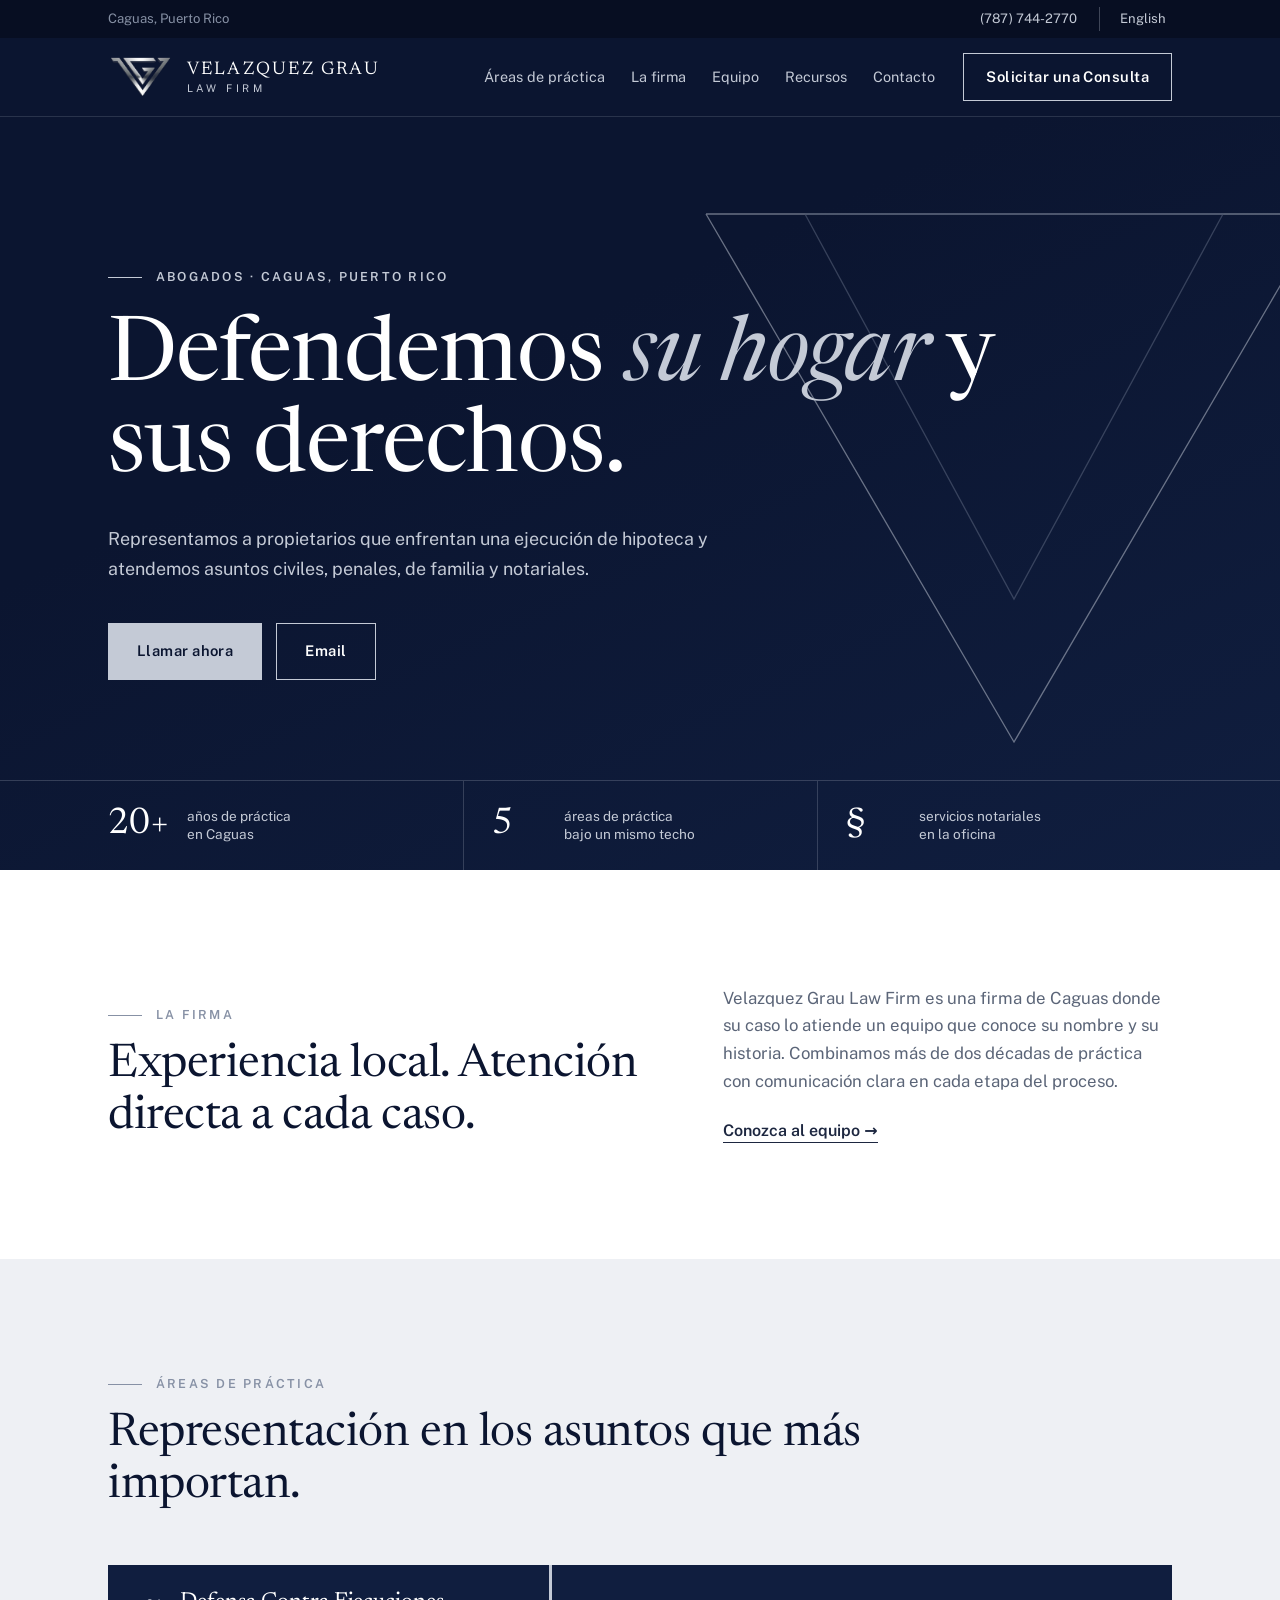
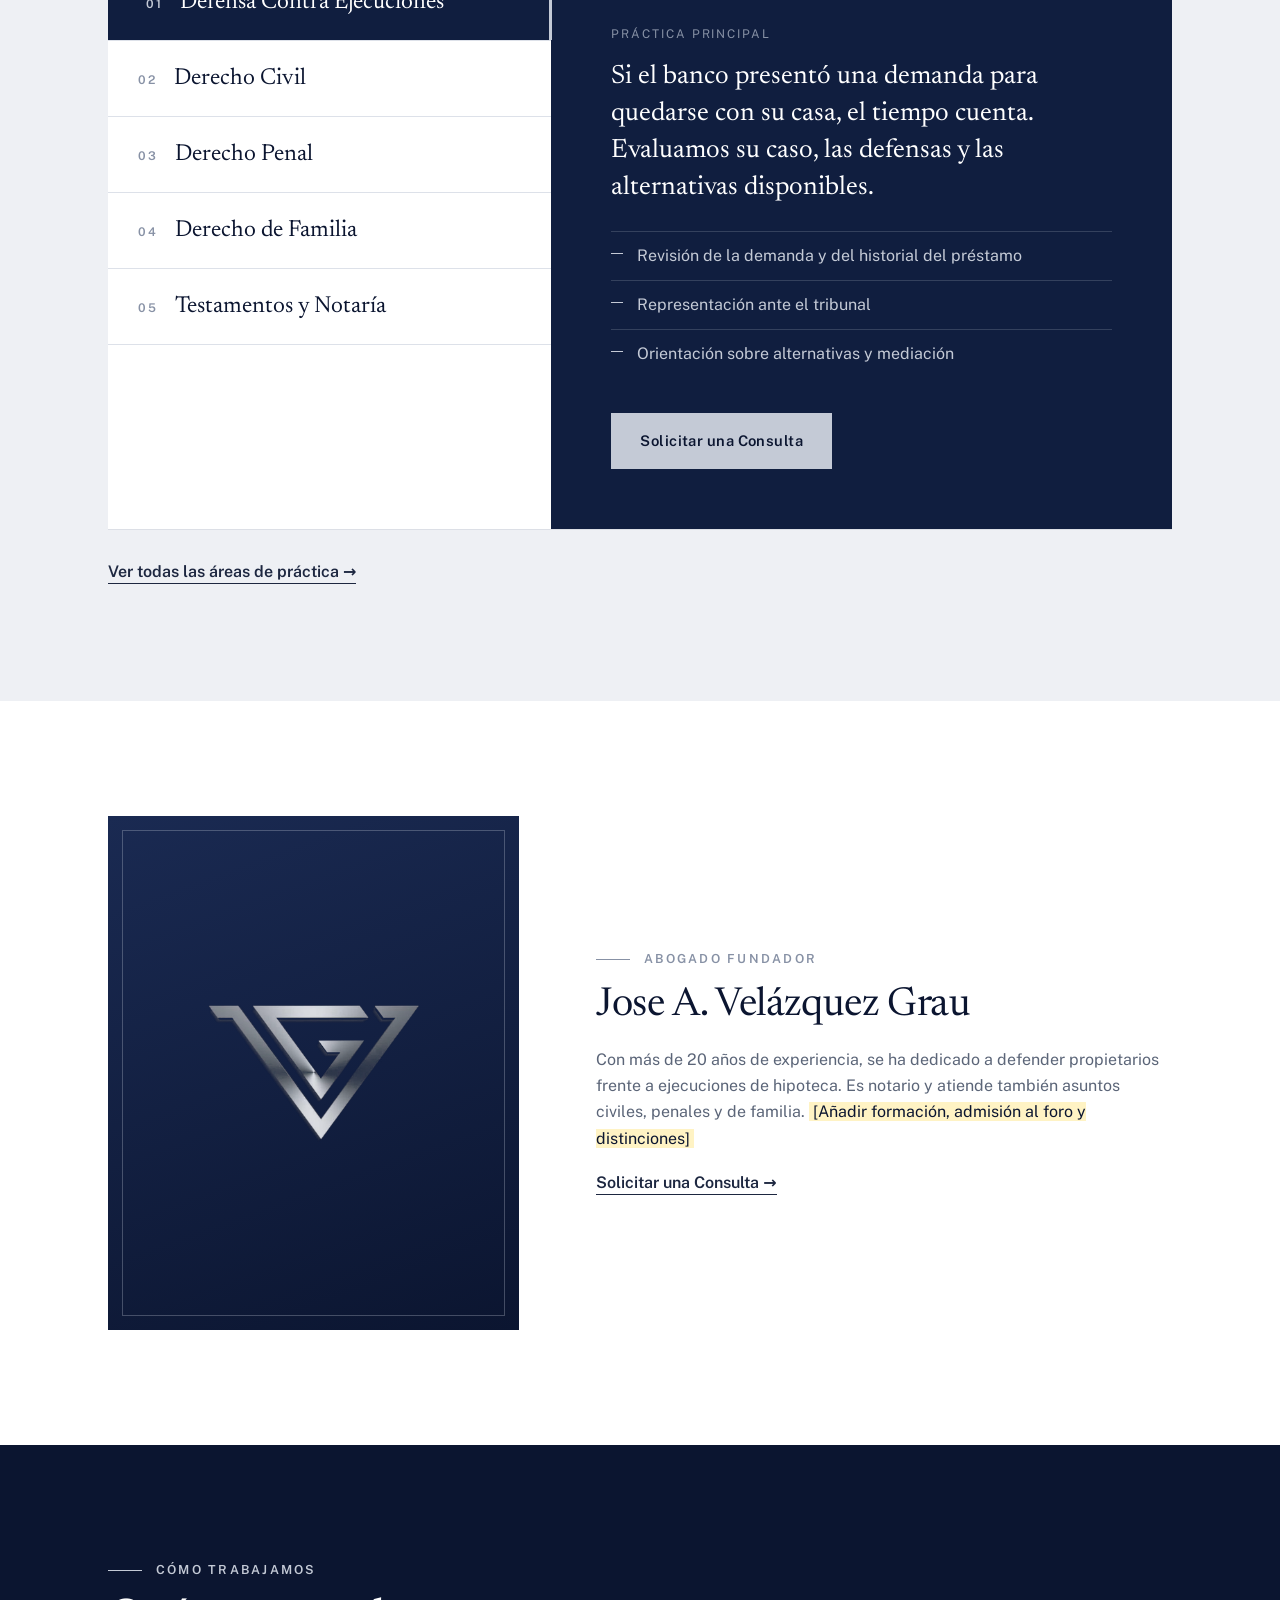
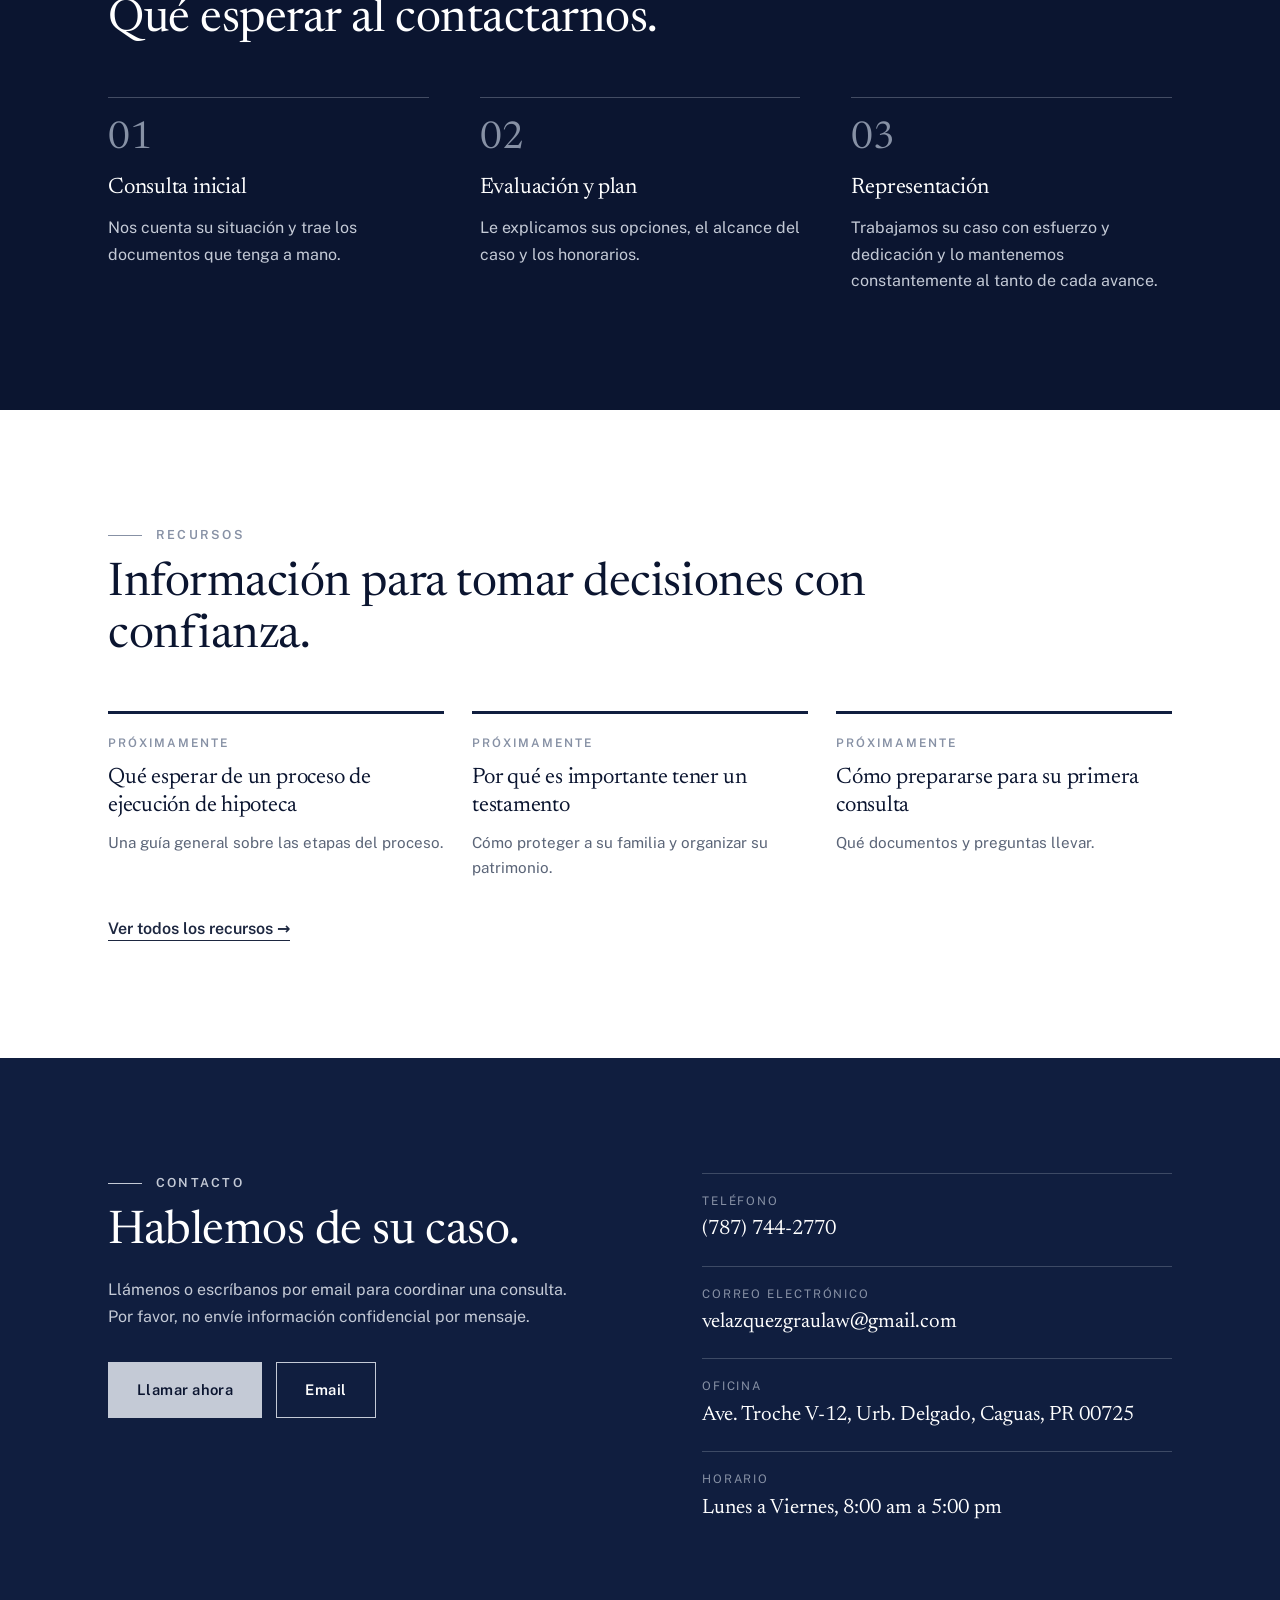
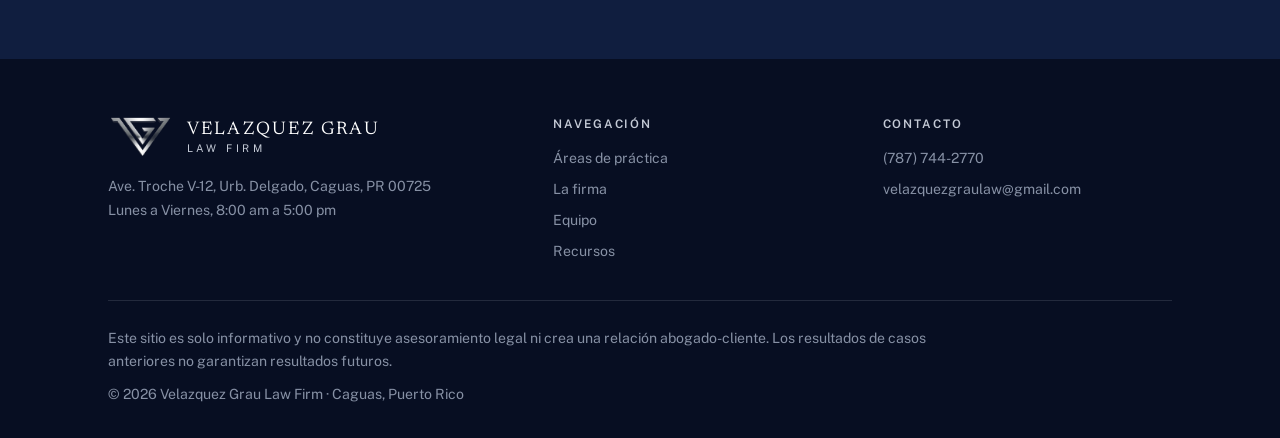
<file: index.html>
<!DOCTYPE html>
<html lang="es" data-lang="es">
<head>
<meta charset="utf-8">
<meta name="viewport" content="width=device-width, initial-scale=1">
<title data-es="Velazquez Grau Law Firm | Abogados en Caguas, Puerto Rico" data-en="Velazquez Grau Law Firm | Attorneys in Caguas, Puerto Rico">Velazquez Grau Law Firm | Abogados en Caguas, Puerto Rico</title>
<meta name="description" content="Defensa contra ejecuciones de hipoteca, derecho de familia, civil, penal y notarial en Caguas, Puerto Rico.">
<link rel="icon" href="assets/logo.png">
<link rel="preconnect" href="https://fonts.googleapis.com"><link rel="preconnect" href="https://fonts.gstatic.com" crossorigin>
<link href="https://fonts.googleapis.com/css2?family=Newsreader:ital,opsz,wght@0,6..72,400;0,6..72,500;1,6..72,400&family=Public+Sans:wght@400;500;600&display=swap" rel="stylesheet">
<script>document.documentElement.classList.add("js")</script>
<style>
:root{--ink:#0b1530;--deep:#070e22;--navy:#101e3f;--navy2:#1a2a52;--steel:#c4cad6;--grey:#8791a5;--mist:#eef0f4;--text:#1d2740;--muted:#5b6578;--max:1160px;--pad:clamp(20px,5vw,48px);--serif:"Newsreader",Georgia,"Times New Roman",serif;--sans:"Public Sans",system-ui,-apple-system,"Segoe UI",sans-serif}
*{box-sizing:border-box;margin:0}
html{scroll-behavior:smooth;scroll-padding-top:90px}
body{font-family:var(--sans);color:var(--text);background:#fff;line-height:1.65;-webkit-font-smoothing:antialiased}
html[data-lang=es] [lang=en],html[data-lang=en] [lang=es]{display:none}
a{color:inherit}img{max-width:100%;display:block}
.wrap{max-width:var(--max);margin:0 auto;padding:0 var(--pad)}
:focus-visible{outline:3px solid var(--steel);outline-offset:3px}
.skip{position:absolute;left:-999px;top:8px;background:#fff;color:var(--ink);padding:8px 14px;z-index:30}.skip:focus{left:8px}
.kicker{font-size:.78rem;letter-spacing:.18em;text-transform:uppercase;font-weight:600;color:var(--grey);display:flex;align-items:center;gap:14px}
.kicker::before{content:"";width:34px;height:1px;background:currentColor}
h1,h2,h3{font-family:var(--serif);font-weight:400;letter-spacing:-.01em;color:var(--ink)}
h2{font-size:clamp(1.9rem,3.8vw,2.9rem);line-height:1.12;margin-top:14px;max-width:18em}
em{font-style:italic}
.btn{display:inline-block;font:inherit;font-size:.92rem;font-weight:600;letter-spacing:.03em;text-decoration:none;padding:15px 28px;border:1px solid var(--steel);border-radius:0;cursor:pointer;transition:background .25s,color .25s,border-color .25s}
.btn-solid{background:var(--steel);color:var(--ink)}.btn-solid:hover{background:#fff}
.btn-line{color:#fff;background:none}.btn-line:hover{background:rgba(196,202,214,.14)}
.btn-dark{background:var(--navy);border-color:var(--navy);color:#fff}.btn-dark:hover{background:var(--navy2)}
.arrow{font-weight:600;text-decoration:none;border-bottom:1px solid currentColor;padding-bottom:2px}.arrow::after{content:" \2192"}

/* utility bar + header */
.util{background:var(--deep);color:var(--grey);font-size:.82rem}
.util .wrap{display:flex;justify-content:space-between;align-items:center;min-height:38px;gap:16px}
.util a{text-decoration:none;color:var(--steel)}.util a:hover{color:#fff}
.util .r{display:flex;align-items:center;gap:22px}
.lang{background:none;border:0;border-left:1px solid rgba(196,202,214,.3);padding-left:20px;color:var(--steel);font:inherit;cursor:pointer}.lang:hover{color:#fff}
.site-header{background:var(--ink);color:#fff;position:sticky;top:0;z-index:20;border-bottom:1px solid rgba(196,202,214,.16);transition:box-shadow .3s}
.site-header.stuck{box-shadow:0 8px 24px rgba(0,0,0,.35)}
.bar{display:flex;align-items:center;gap:28px;min-height:78px}
.brand{display:flex;align-items:center;gap:14px;text-decoration:none;margin-right:auto}
.brand img{height:44px;width:auto}
.brand span{font-family:var(--serif);font-size:1.3rem;letter-spacing:.12em;text-transform:uppercase;line-height:1.1}
.brand small{display:block;font-family:var(--sans);font-size:.66rem;letter-spacing:.34em;color:var(--steel);margin-top:3px}
nav ul{display:flex;gap:34px;list-style:none;padding:0}
nav a{text-decoration:none;font-size:.9rem;color:var(--steel);padding:8px 0;border-bottom:1px solid transparent;transition:color .2s,border-color .2s}
nav a:hover{color:#fff;border-color:var(--steel)}
.menu-btn{display:none;background:none;border:1px solid rgba(196,202,214,.4);color:#fff;font:inherit;padding:8px 14px;cursor:pointer}
.bar .btn{padding:11px 22px}

/* hero */
.hero{background:linear-gradient(155deg,var(--ink) 35%,var(--navy) 100%);color:#fff;position:relative;overflow:hidden}
.hero .main{position:relative;padding-block:clamp(80px,12vw,150px) clamp(60px,8vw,100px)}
.hero h1{color:#fff;font-size:clamp(2.7rem,7vw,5.6rem);line-height:1.02;max-width:11em;margin-top:26px}
.hero h1 em{color:var(--steel)}
.hero p.sub{margin-top:28px;max-width:34em;font-size:1.12rem;color:var(--steel)}
.cta{display:flex;flex-wrap:wrap;gap:14px;margin-top:40px}
.tri{position:absolute;right:-5%;top:48%;width:min(60vw,660px);transform:translateY(-50%);opacity:.5;pointer-events:none}
.tri polygon{fill:none;stroke:var(--steel);stroke-width:1.2;stroke-dasharray:1;stroke-dashoffset:0}
.tri polygon+polygon{stroke:var(--grey);opacity:.7}
.facts{border-top:1px solid rgba(196,202,214,.22);position:relative}
.facts .wrap{display:grid;grid-template-columns:repeat(3,1fr)}
.facts .wrap>div{padding:26px 24px 26px 0;display:flex;align-items:center;gap:18px}
.facts .wrap>div+div{padding-left:28px;border-left:1px solid rgba(196,202,214,.22)}
.facts b{font-family:var(--serif);font-weight:400;font-size:2.3rem;color:#fff;line-height:1}
.facts span{font-size:.85rem;color:var(--steel);line-height:1.35}

section{padding-block:clamp(64px,9vw,116px)}
.intro .wrap{display:grid;grid-template-columns:1.2fr 1fr;gap:clamp(28px,6vw,90px);align-items:end}
.intro h2{max-width:14em}
.intro p{color:var(--muted);margin-bottom:22px;font-size:1.05rem}

/* practice areas */
.areas{background:var(--mist)}
.tabwrap{display:grid;grid-template-columns:5fr 7fr;margin-top:52px;background:#fff;box-shadow:0 1px 0 rgba(16,30,63,.08)}
.tabs{display:flex;flex-direction:column}
.tab{display:flex;align-items:baseline;gap:18px;text-align:left;background:none;border:0;border-bottom:1px solid #dde1e9;padding:26px 30px;font-family:var(--serif);font-size:1.45rem;color:var(--ink);cursor:pointer;transition:background .2s,padding .25s,color .2s;position:relative}
.tab b{font-family:var(--sans);font-size:.75rem;letter-spacing:.14em;color:var(--grey);font-weight:600}
.tab:hover{background:var(--mist);padding-left:38px}
.tab[aria-selected=true]{background:var(--navy);color:#fff;padding-left:38px}
.tab[aria-selected=true] b{color:var(--steel)}
.tab[aria-selected=true]::after{content:"";position:absolute;right:-1px;top:0;bottom:0;width:3px;background:var(--steel)}
.panel{background:var(--navy);color:#fff;padding:clamp(30px,5vw,60px);display:flex;flex-direction:column;justify-content:center}
.panel[hidden]{display:none}
.panel .tag{font-size:.75rem;letter-spacing:.16em;text-transform:uppercase;color:var(--grey)}
.panel p{font-family:var(--serif);font-size:clamp(1.25rem,2.2vw,1.65rem);line-height:1.4;margin:14px 0 24px;color:#fff}
.panel ul{list-style:none;padding:0;margin-bottom:34px;color:var(--steel)}
.panel li{padding:11px 0 11px 26px;border-top:1px solid rgba(196,202,214,.2);position:relative}
.panel li::before{content:"";position:absolute;left:0;top:21px;width:12px;height:1px;background:var(--steel)}
.panel:not([hidden]){animation:fade .45s ease}
@keyframes fade{from{opacity:0;transform:translateY(8px)}to{opacity:1;transform:none}}

/* attorney */
.attorney .wrap{display:grid;grid-template-columns:5fr 7fr;gap:clamp(28px,6vw,90px);align-items:center}
.portrait{aspect-ratio:4/5;background:linear-gradient(160deg,var(--navy2),var(--ink));display:grid;place-items:center;position:relative}
.portrait img{width:56%;opacity:.85}
.portrait::after{content:"";position:absolute;inset:14px;border:1px solid rgba(196,202,214,.3)}
.attorney h2{font-size:clamp(1.8rem,3.2vw,2.5rem)}
.attorney p{margin:18px 0;color:var(--muted);max-width:36em}
.ph{background:#fff3c4;padding:0 4px;color:var(--ink)}

/* approach */
.approach{background:var(--ink);color:#fff}
.approach h2{color:#fff}
.steps{list-style:none;padding:0;margin-top:50px;display:grid;grid-template-columns:repeat(3,1fr);gap:clamp(20px,4vw,56px);counter-reset:s}
.steps li{counter-increment:s;border-top:1px solid rgba(196,202,214,.3);padding-top:22px}
.steps li::before{content:"0" counter(s);font-family:var(--serif);font-size:2.4rem;color:var(--grey);line-height:1}
.steps h3{color:#fff;font-size:1.4rem;margin:12px 0 8px}
.steps p{color:var(--steel)}

/* resources */
.cards{display:grid;grid-template-columns:repeat(3,1fr);gap:28px;margin-top:48px}
.card{border-top:3px solid var(--navy);padding-top:20px;transition:transform .25s}
.card:hover{transform:translateY(-4px)}
.card .tag{font-size:.74rem;letter-spacing:.16em;text-transform:uppercase;color:var(--grey);font-weight:600}
.card h3{font-size:1.4rem;line-height:1.25;margin:10px 0}
.card p{color:var(--muted);font-size:.95rem}

/* contact */
.contact{background:var(--navy);color:#fff}
.contact .wrap{display:grid;grid-template-columns:1.1fr 1fr;gap:clamp(30px,6vw,90px)}
.contact h2{color:#fff;max-width:11em}
.contact .kicker{color:var(--steel)}
.contact p.lead{margin:18px 0 32px;color:var(--steel);max-width:30em}
dl{display:grid;gap:0}
dl div{padding:18px 0;border-top:1px solid rgba(196,202,214,.25)}
dt{font-size:.74rem;letter-spacing:.16em;text-transform:uppercase;color:var(--grey)}
dd{font-family:var(--serif);font-size:1.3rem;margin-top:2px}
dd a{text-decoration:none}dd a:hover{border-bottom:1px solid var(--steel)}
.contact .ph{background:rgba(255,243,196,.9)}

footer{background:var(--deep);color:var(--grey);padding-block:56px 32px;font-size:.88rem}
.fgrid{display:grid;grid-template-columns:1.4fr 1fr 1fr;gap:40px;padding-bottom:36px;border-bottom:1px solid rgba(196,202,214,.15)}
footer .brand{margin-bottom:16px}
footer h4{font-size:.74rem;letter-spacing:.16em;text-transform:uppercase;color:var(--steel);margin-bottom:12px;font-weight:600}
footer ul{list-style:none;padding:0;display:grid;gap:8px}
footer a{text-decoration:none}footer a:hover{color:#fff}
.legal{padding-top:26px;display:grid;gap:10px}.legal p{max-width:62em}

.js .rv{opacity:0;transform:translateY(22px);transition:opacity .8s ease,transform .8s ease}
.js .rv.in{opacity:1;transform:none}
@media (prefers-reduced-motion:no-preference){.tri polygon{animation:draw 2.6s ease-out both}.tri polygon+polygon{animation-delay:.5s}@keyframes draw{from{stroke-dashoffset:1}to{stroke-dashoffset:0}}}
@media (prefers-reduced-motion:reduce){.js .rv{opacity:1;transform:none;transition:none}html{scroll-behavior:auto}}
@media (max-width:900px){
 .menu-btn{display:block}.bar .btn{display:none}
 nav{position:absolute;left:0;right:0;top:100%;background:var(--ink);border-bottom:1px solid rgba(196,202,214,.16);display:none}
 .open nav{display:block}nav ul{flex-direction:column;gap:0;padding:8px var(--pad) 18px}nav a{display:block;padding:14px 0;border-bottom:1px solid rgba(196,202,214,.12)}
 .site-header .wrap{position:relative}
 .intro .wrap,.attorney .wrap,.contact .wrap,.tabwrap,.steps,.cards,.fgrid{grid-template-columns:1fr}
 .tabs{flex-direction:row;overflow-x:auto}.tab{white-space:nowrap;padding:20px 22px;font-size:1.15rem;border-bottom:0;border-right:1px solid #dde1e9}
 .tab:hover,.tab[aria-selected=true]{padding-left:22px}.tab[aria-selected=true]::after{right:0;left:0;top:auto;bottom:0;width:auto;height:3px}
 .facts .wrap{grid-template-columns:1fr}.facts .wrap>div+div{padding-left:0;border-left:0;border-top:1px solid rgba(196,202,214,.22)}
 .tri{opacity:.22;right:-35%}.portrait{max-width:340px}
 .util .hide-sm{display:none}
}
.facts b{min-width:3.4rem;display:inline-block}
nav a[aria-current]{color:#fff;border-color:var(--steel)}
nav a,.bar .btn,.brand span{white-space:nowrap}
nav ul{gap:26px}.brand span{font-size:1.15rem}
@media (max-width:1040px){
 .menu-btn{display:block}.bar .btn{display:none}
 nav{position:absolute;left:0;right:0;top:100%;background:var(--ink);border-bottom:1px solid rgba(196,202,214,.16);display:none}
 .open nav{display:block}nav ul{flex-direction:column;gap:0;padding:8px var(--pad) 18px}nav a{display:block;padding:14px 0;border-bottom:1px solid rgba(196,202,214,.12)}
 .site-header .wrap{position:relative}
}
.btn-out{color:var(--navy);border-color:var(--navy);background:none}.btn-out:hover{background:var(--navy);color:#fff}
.page-hero{background:linear-gradient(155deg,var(--ink) 35%,var(--navy) 100%);color:#fff;position:relative;overflow:hidden;padding:0}
.page-hero .wrap{padding-block:clamp(60px,9vw,110px);position:relative}
.page-hero h1{color:#fff;font-size:clamp(2.3rem,5.4vw,4.2rem);line-height:1.05;max-width:13em;margin-top:22px}
.page-hero p{margin-top:20px;max-width:36em;color:var(--steel);font-size:1.08rem}
.page-hero .tri{width:min(46vw,460px);opacity:.35;right:-3%}
.chips{display:flex;flex-wrap:wrap;gap:10px;margin-top:32px}
.chips a{border:1px solid rgba(196,202,214,.4);color:var(--steel);text-decoration:none;padding:9px 16px;font-size:.88rem;transition:background .2s,color .2s}
.chips a:hover{background:var(--steel);color:var(--ink)}
.area-block{display:grid;grid-template-columns:4fr 8fr;gap:clamp(24px,6vw,90px);padding-block:clamp(48px,7vw,84px);border-top:1px solid #dde1e9}
.area-block:first-child{border-top:0}
.sticky-l{position:sticky;top:110px;align-self:start}
.num{font-family:var(--serif);color:var(--grey);font-size:1.1rem}
.area-block h2{font-size:clamp(1.7rem,3vw,2.3rem);margin-top:8px}
.area-block .lead{font-family:var(--serif);font-size:clamp(1.25rem,2.2vw,1.55rem);line-height:1.4;color:var(--ink)}
.area-block p+p{margin-top:14px;color:var(--muted)}
.checks{list-style:none;padding:0;margin:26px 0 30px}
.checks li{padding:11px 0 11px 26px;border-top:1px solid #dde1e9;position:relative}
.checks li::before{content:"";position:absolute;left:0;top:22px;width:12px;height:1px;background:var(--navy)}
.band{background:var(--navy);color:#fff;padding-block:clamp(48px,6vw,72px)}
.band .wrap{display:flex;justify-content:space-between;align-items:center;gap:30px;flex-wrap:wrap}
.band h2{color:#fff;margin:0;max-width:16em;font-size:clamp(1.6rem,3vw,2.2rem)}
.faq details{border-top:1px solid #dde1e9;padding:20px 0}.faq details:last-child{border-bottom:1px solid #dde1e9}
.faq summary{font-family:var(--serif);font-size:1.3rem;color:var(--ink);cursor:pointer;list-style:none;display:flex;justify-content:space-between;gap:20px}
.faq summary::-webkit-details-marker{display:none}
.faq summary::after{content:"+";color:var(--grey);font-size:1.6rem;line-height:1}
.faq details[open] summary::after{content:"\2212"}
.faq p{margin-top:12px;color:var(--muted);max-width:44em}
.team{display:grid;grid-template-columns:repeat(2,1fr);gap:28px;margin-top:40px}
.person{border-top:3px solid var(--navy);padding-top:18px}.person h3{font-size:1.4rem;margin-bottom:6px}.person p{color:var(--muted)}
.contact.cl{background:var(--mist);color:var(--text)}.contact.cl h2{color:var(--ink)}.contact.cl p.lead{color:var(--muted)}.contact.cl .kicker{color:var(--grey)}
.cl dl div{border-color:#cfd5df}.cl dd{color:var(--ink)}
.cl dd a{border-bottom:1px solid var(--grey)}
.two{display:grid;grid-template-columns:1.1fr 1fr;gap:clamp(28px,6vw,90px)}
@media (max-width:900px){.area-block,.team,.two{grid-template-columns:1fr}.sticky-l{position:static}.page-hero .tri{opacity:.18;right:-30%}}

</style>
</head>
<body>
<a class="skip" href="#main"><span lang="es">Ir al contenido</span><span lang="en">Skip to content</span></a>
<div class="util"><div class="wrap"><span class="hide-sm">Caguas, Puerto Rico</span><div class="r"><a href="tel:+17877442770">(787) 744-2770</a><button class="lang" id="lang" type="button">English</button></div></div></div>
<header class="site-header" id="top"><div class="wrap bar">
<a class="brand" href="index.html" aria-label="Velazquez Grau Law Firm"><img src="assets/logo.png" alt="" width="65" height="44"><span>Velazquez Grau<small>LAW FIRM</small></span></a>
<nav aria-label="Principal" id="nav"><ul><li><a href="areas.html"><span lang="es">Áreas de práctica</span><span lang="en">Practice areas</span></a></li><li><a href="firma.html"><span lang="es">La firma</span><span lang="en">The firm</span></a></li><li><a href="equipo.html"><span lang="es">Equipo</span><span lang="en">Team</span></a></li><li><a href="recursos.html"><span lang="es">Recursos</span><span lang="en">Resources</span></a></li><li><a href="contacto.html"><span lang="es">Contacto</span><span lang="en">Contact</span></a></li></ul></nav>
<a class="btn btn-line" href="contacto.html"><span lang="es">Solicitar una Consulta</span><span lang="en">Request a Consultation</span></a>
<button class="menu-btn" id="menu" type="button" aria-expanded="false" aria-controls="nav"><span lang="es">Menú</span><span lang="en">Menu</span></button>
</div></header>
<main id="main">
<section class="hero" style="padding:0">
  <svg class="tri" viewBox="0 0 600 520" aria-hidden="true"><polygon points="20,20 580,20 300,500" pathLength="1"/><polygon points="110,20 490,20 300,370" pathLength="1"/></svg>
  <div class="wrap main">
    <div class="kicker" style="color:var(--steel)"><span lang="es">Abogados · Caguas, Puerto Rico</span><span lang="en">Attorneys · Caguas, Puerto Rico</span></div>
    <h1><span lang="es">Defendemos <em>su hogar</em> y sus derechos.</span><span lang="en">We defend <em>your home</em> and your rights.</span></h1>
    <p class="sub"><span lang="es">Representamos a propietarios que enfrentan una ejecución de hipoteca y atendemos asuntos civiles, penales, de familia y notariales.</span><span lang="en">We represent homeowners facing foreclosure and handle civil, criminal, family and notarial matters.</span></p>
    <div class="cta">
      <a class="btn btn-solid" href="tel:+17877442770"><span lang="es">Llamar ahora</span><span lang="en">Call now</span></a>
      <a class="btn btn-line" href="mailto:velazquezgraulaw@gmail.com?subject=Solicitud%20de%20consulta">Email</a>
    </div>
  </div>
  <div class="facts"><div class="wrap">
    <div><b>20+</b><span lang="es">años de práctica<br>en Caguas</span><span lang="en">years of practice<br>in Caguas</span></div>
    <div><b>5</b><span lang="es">áreas de práctica<br>bajo un mismo techo</span><span lang="en">practice areas<br>under one roof</span></div>
    <div><b>§</b><span lang="es">servicios notariales<br>en la oficina</span><span lang="en">notarial services<br>in our office</span></div>
  </div></div>
</section>

<section class="intro" id="firma"><div class="wrap">
  <div class="rv"><div class="kicker"><span lang="es">La firma</span><span lang="en">The firm</span></div>
  <h2><span lang="es">Experiencia local. Atención directa a cada caso.</span><span lang="en">Local experience. Direct attention to every case.</span></h2></div>
  <div class="rv"><p><span lang="es">Velazquez Grau Law Firm es una firma de Caguas donde su caso lo atiende un equipo que conoce su nombre y su historia. Combinamos más de dos décadas de práctica con comunicación clara en cada etapa del proceso.</span><span lang="en">Velazquez Grau Law Firm is a Caguas firm where your case is handled by a team that knows your name and your story. We combine more than two decades of practice with clear communication at every stage.</span></p>
  <a class="arrow" href="equipo.html"><span lang="es">Conozca al equipo</span><span lang="en">Meet the team</span></a></div>
</div></section>

<section class="areas" id="areas"><div class="wrap">
  <div class="rv"><div class="kicker"><span lang="es">Áreas de práctica</span><span lang="en">Practice areas</span></div>
  <h2><span lang="es">Representación en los asuntos que más importan.</span><span lang="en">Representation in the matters that matter most.</span></h2></div>
  <div class="tabwrap rv">
    <div class="tabs" role="tablist" aria-orientation="vertical">
      <button class="tab" role="tab" id="t1" aria-controls="p1" aria-selected="true"><b>01</b><span lang="es">Defensa Contra Ejecuciones</span><span lang="en">Foreclosure Defense</span></button>
      <button class="tab" role="tab" id="t3" aria-controls="p3" aria-selected="false" tabindex="-1"><b>02</b><span lang="es">Derecho Civil</span><span lang="en">Civil Law</span></button>
      <button class="tab" role="tab" id="t4" aria-controls="p4" aria-selected="false" tabindex="-1"><b>03</b><span lang="es">Derecho Penal</span><span lang="en">Criminal Law</span></button>
      <button class="tab" role="tab" id="t2" aria-controls="p2" aria-selected="false" tabindex="-1"><b>04</b><span lang="es">Derecho de Familia</span><span lang="en">Family Law</span></button>
      <button class="tab" role="tab" id="t5" aria-controls="p5" aria-selected="false" tabindex="-1"><b>05</b><span lang="es">Testamentos y Notaría</span><span lang="en">Wills and Notarial Work</span></button>
    </div>
    <div class="panel" role="tabpanel" id="p1" aria-labelledby="t1">
      <div class="tag"><span lang="es">Práctica principal</span><span lang="en">Flagship practice</span></div>
      <p><span lang="es">Si el banco presentó una demanda para quedarse con su casa, el tiempo cuenta. Evaluamos su caso, las defensas y las alternativas disponibles.</span><span lang="en">If the bank has filed to take your home, time matters. We evaluate your case, the defenses and the alternatives available.</span></p>
      <ul><li><span lang="es">Revisión de la demanda y del historial del préstamo</span><span lang="en">Review of the complaint and loan history</span></li><li><span lang="es">Representación ante el tribunal</span><span lang="en">Representation in court</span></li><li><span lang="es">Orientación sobre alternativas y mediación</span><span lang="en">Guidance on alternatives and mediation</span></li></ul>
      <div><a class="btn btn-solid" href="contacto.html"><span lang="es">Solicitar una Consulta</span><span lang="en">Request a Consultation</span></a></div>
    </div>
    <div class="panel" role="tabpanel" id="p3" aria-labelledby="t3" hidden>
      <div class="tag"><span lang="es">Civil</span><span lang="en">Civil</span></div>
      <p><span lang="es">Representación en disputas civiles, desde la evaluación inicial hasta el tribunal.</span><span lang="en">Representation in civil disputes, from initial evaluation to the courtroom.</span></p>
      <ul><li><span lang="es">Disputas contractuales</span><span lang="en">Contract disputes</span></li><li><span lang="es">Reclamaciones de daños</span><span lang="en">Damage claims</span></li><li><span lang="es">Comparecencias y mociones ante el tribunal</span><span lang="en">Court appearances and motions</span></li></ul>
      <div><a class="btn btn-solid" href="contacto.html"><span lang="es">Solicitar una Consulta</span><span lang="en">Request a Consultation</span></a></div>
    </div>
    <div class="panel" role="tabpanel" id="p4" aria-labelledby="t4" hidden>
      <div class="tag"><span lang="es">Penal</span><span lang="en">Criminal</span></div>
      <p><span lang="es">Defensa seria y confidencial en procesos criminales.</span><span lang="en">Serious, confidential defense in criminal proceedings.</span></p>
      <ul><li><span lang="es">Defensa ante cargos criminales</span><span lang="en">Defense against criminal charges</span></li><li><span lang="es">Representación en cada etapa del proceso</span><span lang="en">Representation at every stage</span></li><li><span lang="es">Orientación sobre sus derechos</span><span lang="en">Guidance on your rights</span></li></ul>
      <div><a class="btn btn-solid" href="contacto.html"><span lang="es">Solicitar una Consulta</span><span lang="en">Request a Consultation</span></a></div>
    </div>
    <div class="panel" role="tabpanel" id="p2" aria-labelledby="t2" hidden>
      <div class="tag"><span lang="es">Familia</span><span lang="en">Family</span></div>
      <p><span lang="es">Asuntos familiares tratados con claridad, discreción y respeto.</span><span lang="en">Family matters handled with clarity, discretion and respect.</span></p>
      <ul><li><span lang="es">Divorcio y separación</span><span lang="en">Divorce and separation</span></li><li><span lang="es">Custodia y relaciones filiales</span><span lang="en">Custody and parenting time</span></li><li><span lang="es">Pensiones alimentarias</span><span lang="en">Child and spousal support</span></li></ul>
      <div><a class="btn btn-solid" href="contacto.html"><span lang="es">Solicitar una Consulta</span><span lang="en">Request a Consultation</span></a></div>
    </div>
    <div class="panel" role="tabpanel" id="p5" aria-labelledby="t5" hidden>
      <div class="tag"><span lang="es">Notaría</span><span lang="en">Notarial</span></div>
      <p><span lang="es">Documentos notariales preparados con precisión para proteger a su familia y su patrimonio.</span><span lang="en">Notarial documents prepared with precision to protect your family and your property.</span></p>
      <ul><li><span lang="es">Testamentos</span><span lang="en">Wills</span></li><li><span lang="es">Escrituras y otros instrumentos notariales</span><span lang="en">Deeds and other notarial instruments</span></li><li><span lang="es">Orientación sobre sucesiones</span><span lang="en">Guidance on estates and succession</span></li></ul>
      <div><a class="btn btn-solid" href="contacto.html"><span lang="es">Solicitar una Consulta</span><span lang="en">Request a Consultation</span></a></div>
    </div>
  </div>
<p style="margin-top:30px"><a class="arrow" href="areas.html"><span lang="es">Ver todas las áreas de práctica</span><span lang="en">See all practice areas</span></a></p>
</div></section>

<section class="attorney" id="equipo"><div class="wrap">
  <div class="portrait rv" role="img" aria-label="Placeholder portrait"><img src="assets/logo.png" alt=""></div>
  <div class="rv"><div class="kicker"><span lang="es">Abogado fundador</span><span lang="en">Founding attorney</span></div>
  <h2>Jose A. Velázquez Grau</h2>
  <p><span lang="es">Con más de 20 años de experiencia, se ha dedicado a defender propietarios frente a ejecuciones de hipoteca. Es notario y atiende también asuntos civiles, penales y de familia. <span class="ph">[Añadir formación, admisión al foro y distinciones]</span></span><span lang="en">With more than 20 years of experience, he has devoted his career to defending homeowners against foreclosure. He is a notary and also handles civil, criminal and family matters. <span class="ph">[Add education, bar admissions and distinctions]</span></span></p>
  <a class="arrow" href="contacto.html"><span lang="es">Solicitar una Consulta</span><span lang="en">Request a Consultation</span></a></div>
</div></section>

<section class="approach"><div class="wrap">
  <div class="rv"><div class="kicker" style="color:var(--steel)"><span lang="es">Cómo trabajamos</span><span lang="en">How we work</span></div>
  <h2><span lang="es">Qué esperar al contactarnos.</span><span lang="en">What to expect when you contact us.</span></h2></div>
  <ol class="steps rv">
    <li><h3><span lang="es">Consulta inicial</span><span lang="en">Initial consultation</span></h3><p><span lang="es">Nos cuenta su situación y trae los documentos que tenga a mano.</span><span lang="en">You tell us your situation and bring any documents you have.</span></p></li>
    <li><h3><span lang="es">Evaluación y plan</span><span lang="en">Evaluation and plan</span></h3><p><span lang="es">Le explicamos sus opciones, el alcance del caso y los honorarios.</span><span lang="en">We explain your options, the scope of the case and the fees.</span></p></li>
    <li><h3><span lang="es">Representación</span><span lang="en">Representation</span></h3><p><span lang="es">Trabajamos su caso con esfuerzo y dedicación y lo mantenemos constantemente al tanto de cada avance.</span><span lang="en">We work your case with effort and dedication and keep you constantly informed at each step.</span></p></li>
  </ol>
</div></section>

<section id="recursos"><div class="wrap">
  <div class="rv"><div class="kicker"><span lang="es">Recursos</span><span lang="en">Resources</span></div>
  <h2><span lang="es">Información para tomar decisiones con confianza.</span><span lang="en">Information to help you decide with confidence.</span></h2></div>
  <div class="cards rv">
    <article class="card"><div class="tag"><span lang="es">Próximamente</span><span lang="en">Coming soon</span></div><h3><span lang="es">Qué esperar de un proceso de ejecución de hipoteca</span><span lang="en">What to expect in a foreclosure case</span></h3><p><span lang="es">Una guía general sobre las etapas del proceso.</span><span lang="en">A general guide to the stages of the process.</span></p></article>
    <article class="card"><div class="tag"><span lang="es">Próximamente</span><span lang="en">Coming soon</span></div><h3><span lang="es">Por qué es importante tener un testamento</span><span lang="en">Why having a will matters</span></h3><p><span lang="es">Cómo proteger a su familia y organizar su patrimonio.</span><span lang="en">How to protect your family and organize your property.</span></p></article>
    <article class="card"><div class="tag"><span lang="es">Próximamente</span><span lang="en">Coming soon</span></div><h3><span lang="es">Cómo prepararse para su primera consulta</span><span lang="en">How to prepare for your first consultation</span></h3><p><span lang="es">Qué documentos y preguntas llevar.</span><span lang="en">Which documents and questions to bring.</span></p></article>
  </div>
<p style="margin-top:36px"><a class="arrow" href="recursos.html"><span lang="es">Ver todos los recursos</span><span lang="en">See all resources</span></a></p>
</div></section>

<section class="contact" id="contacto"><div class="wrap">
  <div class="rv"><div class="kicker"><span lang="es">Contacto</span><span lang="en">Contact</span></div>
  <h2><span lang="es">Hablemos de su caso.</span><span lang="en">Let’s talk about your case.</span></h2>
  <p class="lead"><span lang="es">Llámenos o escríbanos por email para coordinar una consulta. Por favor, no envíe información confidencial por mensaje.</span><span lang="en">Call or email us to schedule a consultation. Please do not send confidential information by message.</span></p>
  <div class="cta" style="margin-top:0"><a class="btn btn-solid" href="tel:+17877442770"><span lang="es">Llamar ahora</span><span lang="en">Call now</span></a><a class="btn btn-line" href="mailto:velazquezgraulaw@gmail.com?subject=Solicitud%20de%20consulta">Email</a></div></div>
  <dl class="rv">
    <div><dt><span lang="es">Teléfono</span><span lang="en">Phone</span></dt><dd><a href="tel:+17877442770">(787) 744-2770</a></dd></div>
    <div><dt><span lang="es">Correo electrónico</span><span lang="en">Email</span></dt><dd><a href="mailto:velazquezgraulaw@gmail.com?subject=Solicitud%20de%20consulta">velazquezgraulaw@gmail.com</a></dd></div>
    <div><dt><span lang="es">Oficina</span><span lang="en">Office</span></dt><dd><a href="https://www.google.com/maps/search/?api=1&amp;query=Ave.+Troche+V-12+Urb.+Delgado+Caguas+PR+00725" target="_blank" rel="noopener">Ave. Troche V-12, Urb. Delgado, Caguas, PR 00725</a></dd></div>
    <div><dt><span lang="es">Horario</span><span lang="en">Hours</span></dt><dd><span lang="es">Lunes a Viernes, 8:00 am a 5:00 pm</span><span lang="en">Monday to Friday, 8:00 am to 5:00 pm</span></dd></div>
  </dl>
</div></section>
</main>
<footer><div class="wrap"><div class="fgrid">
<div><a class="brand" href="index.html" style="color:#fff"><img src="assets/logo.png" alt="" width="65" height="44"><span>Velazquez Grau<small>LAW FIRM</small></span></a><p>Ave. Troche V-12, Urb. Delgado, Caguas, PR 00725</p><p><span lang="es">Lunes a Viernes, 8:00 am a 5:00 pm</span><span lang="en">Monday to Friday, 8:00 am to 5:00 pm</span></p></div>
<div><h4><span lang="es">Navegación</span><span lang="en">Navigation</span></h4><ul><li><a href="areas.html"><span lang="es">Áreas de práctica</span><span lang="en">Practice areas</span></a></li><li><a href="firma.html"><span lang="es">La firma</span><span lang="en">The firm</span></a></li><li><a href="equipo.html"><span lang="es">Equipo</span><span lang="en">Team</span></a></li><li><a href="recursos.html"><span lang="es">Recursos</span><span lang="en">Resources</span></a></li></ul></div>
<div><h4><span lang="es">Contacto</span><span lang="en">Contact</span></h4><ul><li><a href="tel:+17877442770">(787) 744-2770</a></li><li><a href="mailto:velazquezgraulaw@gmail.com?subject=Solicitud%20de%20consulta">velazquezgraulaw@gmail.com</a></li></ul></div>
</div><div class="legal"><p><span lang="es">Este sitio es solo informativo y no constituye asesoramiento legal ni crea una relación abogado-cliente. Los resultados de casos anteriores no garantizan resultados futuros.</span><span lang="en">This site is for information only and is not legal advice, nor does it create an attorney-client relationship. Past results do not guarantee future outcomes.</span></p><p>© <span id="y">2026</span> Velazquez Grau Law Firm · Caguas, Puerto Rico</p></div></div></footer>
<script>
(function(){
 var r=document.documentElement,K="vg-lang",$=function(s,c){return(c||document).querySelector(s)},$$=function(s,c){return[].slice.call((c||document).querySelectorAll(s))};
 function set(l){r.setAttribute("data-lang",l);r.lang=l;var b=$("#lang");b.textContent=l==="es"?"English":"Español";var t=$("title[data-"+l+"]");if(t)document.title=t.getAttribute("data-"+l)}
 var s="es";try{s=localStorage.getItem(K)||"es"}catch(e){}set(s);
 $("#lang").addEventListener("click",function(){var n=r.getAttribute("data-lang")==="es"?"en":"es";set(n);try{localStorage.setItem(K,n)}catch(e){}});
 /* tabs */
 var tabs=$$(".tab");
 function pick(t,f){tabs.forEach(function(x){var on=x===t;x.setAttribute("aria-selected",on);x.tabIndex=on?0:-1;document.getElementById(x.getAttribute("aria-controls")).hidden=!on});if(f)t.focus()}
 tabs.forEach(function(t,i){t.addEventListener("click",function(){pick(t)});t.addEventListener("keydown",function(e){var k=e.key,n=k==="ArrowDown"||k==="ArrowRight"?1:k==="ArrowUp"||k==="ArrowLeft"?-1:0;if(n){e.preventDefault();pick(tabs[(i+n+tabs.length)%tabs.length],1)}})});
 /* mobile menu */
 var h=$(".site-header"),m=$("#menu");
 m.addEventListener("click",function(){var o=h.classList.toggle("open");m.setAttribute("aria-expanded",o)});
 $$("nav a").forEach(function(a){a.addEventListener("click",function(){h.classList.remove("open");m.setAttribute("aria-expanded",false)})});
 /* header shadow */
 addEventListener("scroll",function(){h.classList.toggle("stuck",scrollY>10)},{passive:true});
 /* reveal on scroll */
 var rv=$$(".rv");
 if("IntersectionObserver" in window){var io=new IntersectionObserver(function(es){es.forEach(function(e){if(e.isIntersecting){e.target.classList.add("in");io.unobserve(e.target)}})},{threshold:.12});rv.forEach(function(e){io.observe(e)})}else rv.forEach(function(e){e.classList.add("in")});
 $("#y").textContent=new Date().getFullYear();
})();

</script>
</body>
</html>
</file>
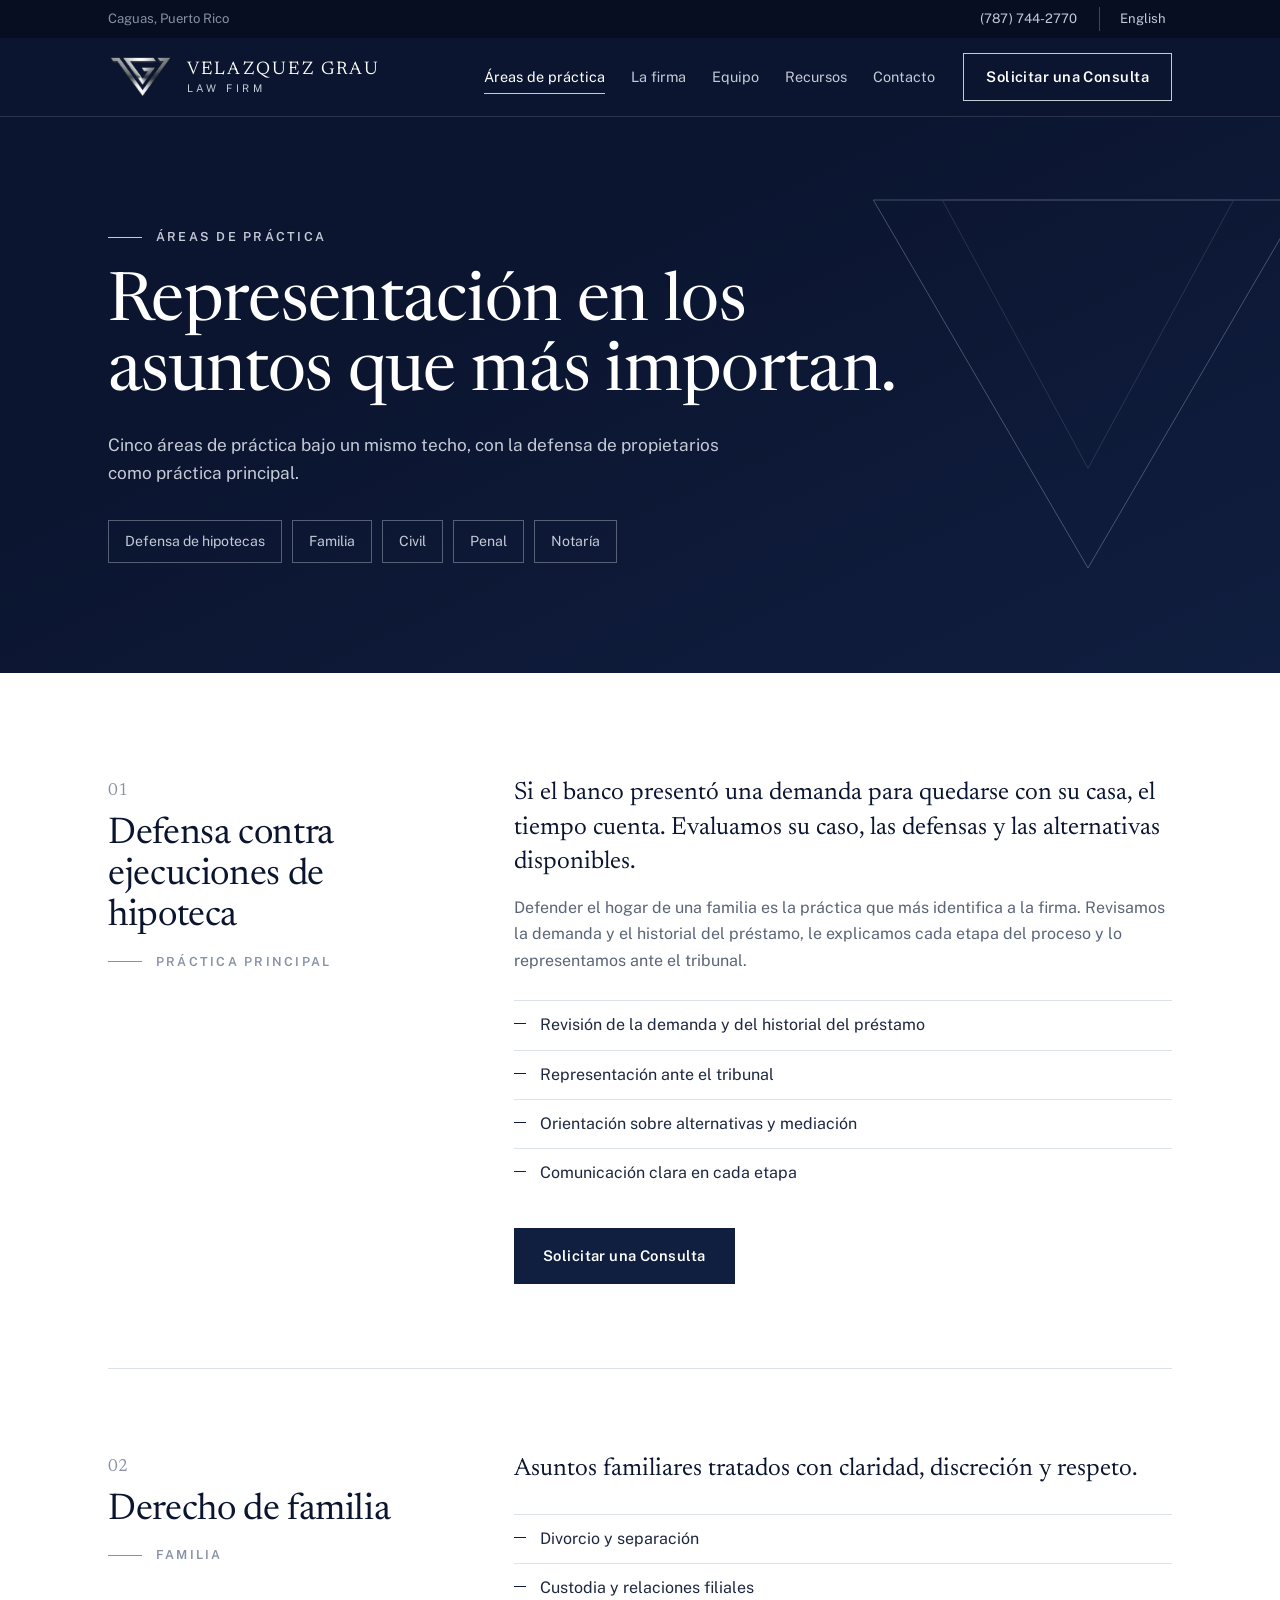
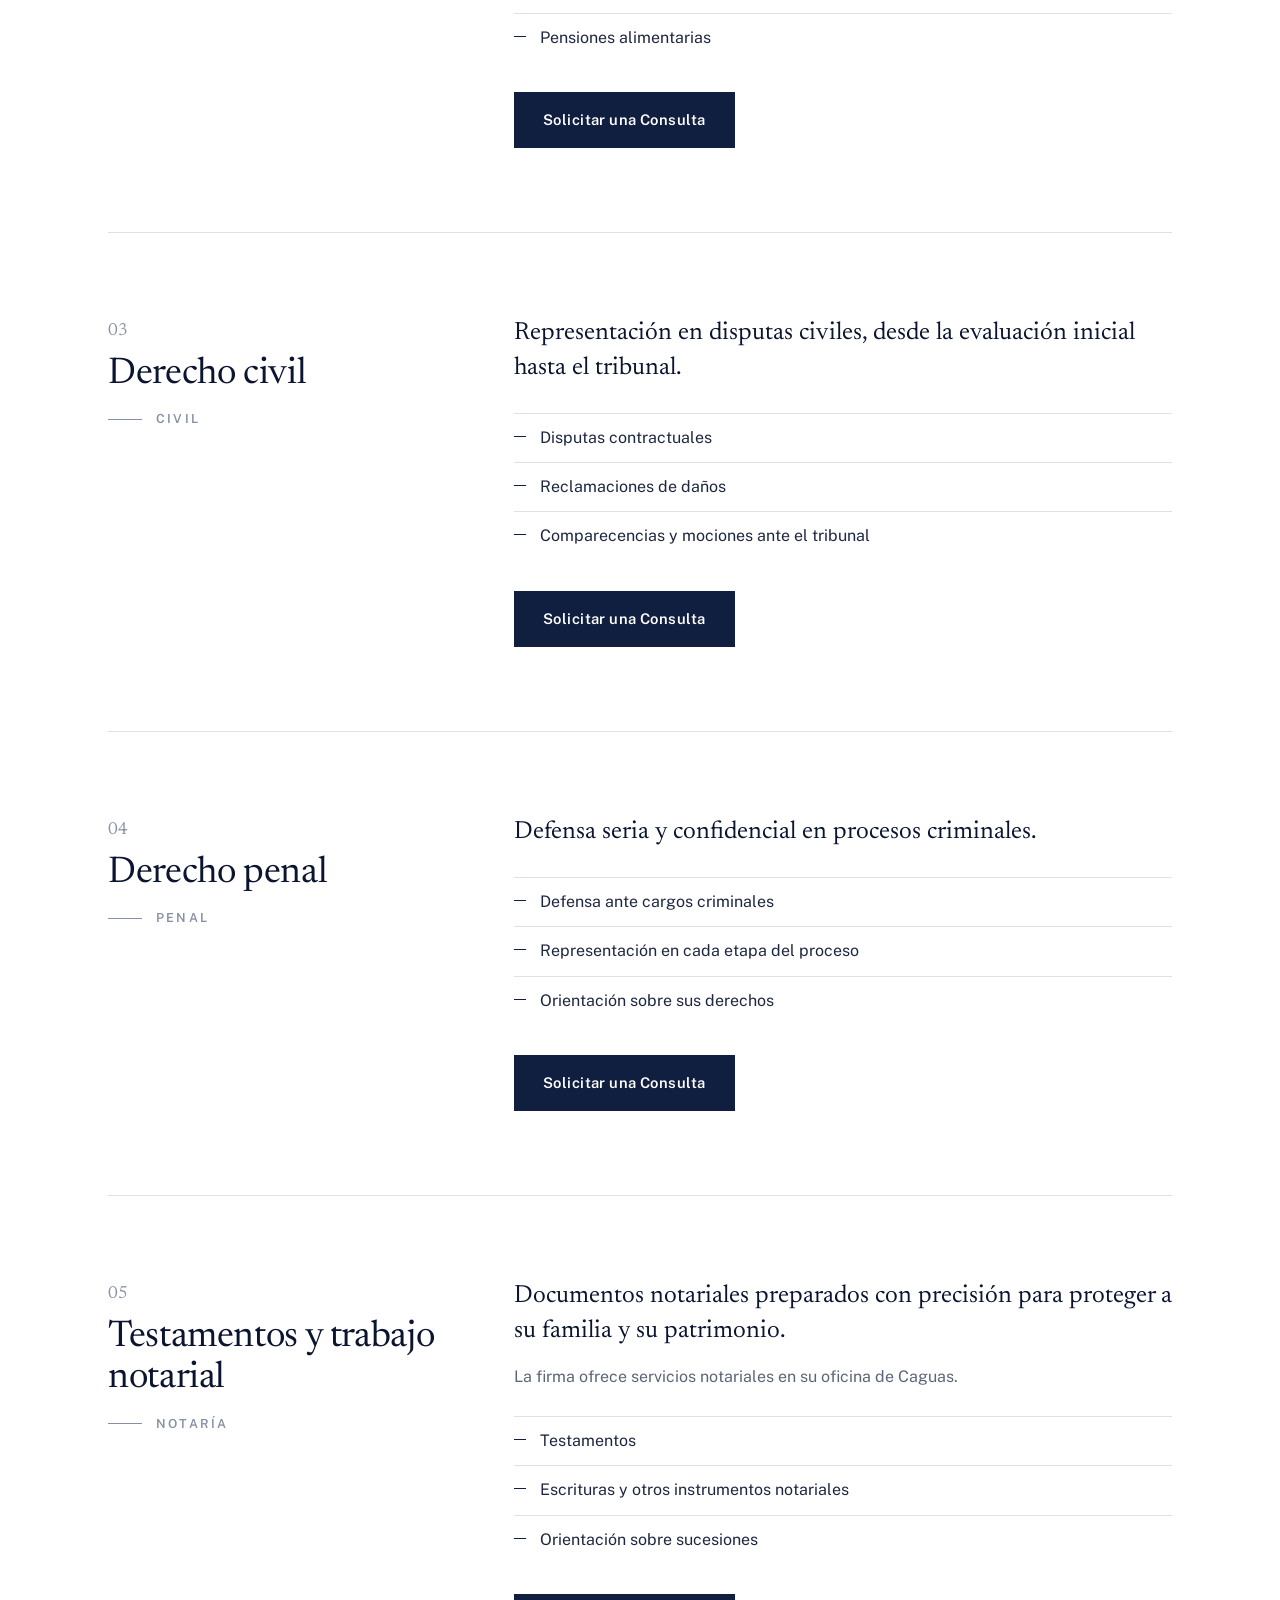
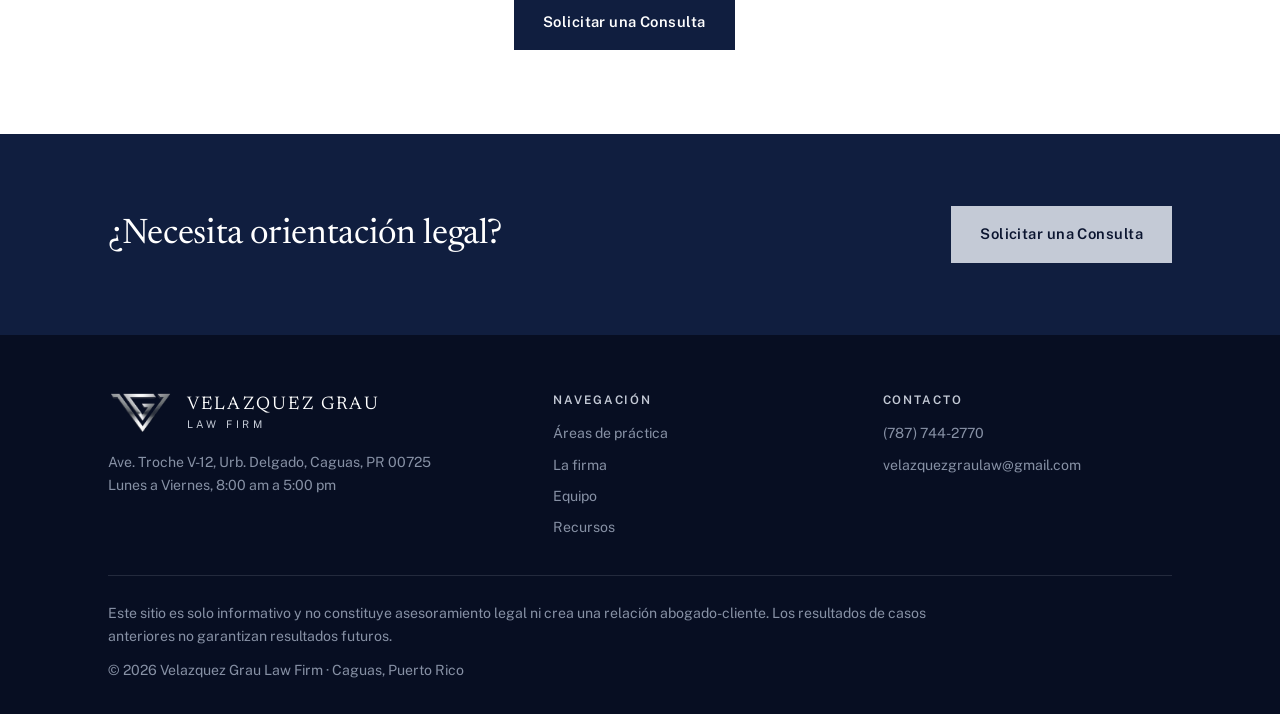
<file: areas.html>
<!DOCTYPE html>
<html lang="es" data-lang="es">
<head>
<meta charset="utf-8">
<meta name="viewport" content="width=device-width, initial-scale=1">
<title data-es="Áreas de práctica | Velazquez Grau Law Firm" data-en="Practice areas | Velazquez Grau Law Firm">Áreas de práctica | Velazquez Grau Law Firm</title>
<meta name="description" content="Defensa contra ejecuciones, familia, civil, penal y notarial en Caguas, Puerto Rico.">
<link rel="icon" href="assets/logo.png">
<link rel="preconnect" href="https://fonts.googleapis.com"><link rel="preconnect" href="https://fonts.gstatic.com" crossorigin>
<link href="https://fonts.googleapis.com/css2?family=Newsreader:ital,opsz,wght@0,6..72,400;0,6..72,500;1,6..72,400&family=Public+Sans:wght@400;500;600&display=swap" rel="stylesheet">
<script>document.documentElement.classList.add("js")</script>
<style>
:root{--ink:#0b1530;--deep:#070e22;--navy:#101e3f;--navy2:#1a2a52;--steel:#c4cad6;--grey:#8791a5;--mist:#eef0f4;--text:#1d2740;--muted:#5b6578;--max:1160px;--pad:clamp(20px,5vw,48px);--serif:"Newsreader",Georgia,"Times New Roman",serif;--sans:"Public Sans",system-ui,-apple-system,"Segoe UI",sans-serif}
*{box-sizing:border-box;margin:0}
html{scroll-behavior:smooth;scroll-padding-top:90px}
body{font-family:var(--sans);color:var(--text);background:#fff;line-height:1.65;-webkit-font-smoothing:antialiased}
html[data-lang=es] [lang=en],html[data-lang=en] [lang=es]{display:none}
a{color:inherit}img{max-width:100%;display:block}
.wrap{max-width:var(--max);margin:0 auto;padding:0 var(--pad)}
:focus-visible{outline:3px solid var(--steel);outline-offset:3px}
.skip{position:absolute;left:-999px;top:8px;background:#fff;color:var(--ink);padding:8px 14px;z-index:30}.skip:focus{left:8px}
.kicker{font-size:.78rem;letter-spacing:.18em;text-transform:uppercase;font-weight:600;color:var(--grey);display:flex;align-items:center;gap:14px}
.kicker::before{content:"";width:34px;height:1px;background:currentColor}
h1,h2,h3{font-family:var(--serif);font-weight:400;letter-spacing:-.01em;color:var(--ink)}
h2{font-size:clamp(1.9rem,3.8vw,2.9rem);line-height:1.12;margin-top:14px;max-width:18em}
em{font-style:italic}
.btn{display:inline-block;font:inherit;font-size:.92rem;font-weight:600;letter-spacing:.03em;text-decoration:none;padding:15px 28px;border:1px solid var(--steel);border-radius:0;cursor:pointer;transition:background .25s,color .25s,border-color .25s}
.btn-solid{background:var(--steel);color:var(--ink)}.btn-solid:hover{background:#fff}
.btn-line{color:#fff;background:none}.btn-line:hover{background:rgba(196,202,214,.14)}
.btn-dark{background:var(--navy);border-color:var(--navy);color:#fff}.btn-dark:hover{background:var(--navy2)}
.arrow{font-weight:600;text-decoration:none;border-bottom:1px solid currentColor;padding-bottom:2px}.arrow::after{content:" \2192"}

/* utility bar + header */
.util{background:var(--deep);color:var(--grey);font-size:.82rem}
.util .wrap{display:flex;justify-content:space-between;align-items:center;min-height:38px;gap:16px}
.util a{text-decoration:none;color:var(--steel)}.util a:hover{color:#fff}
.util .r{display:flex;align-items:center;gap:22px}
.lang{background:none;border:0;border-left:1px solid rgba(196,202,214,.3);padding-left:20px;color:var(--steel);font:inherit;cursor:pointer}.lang:hover{color:#fff}
.site-header{background:var(--ink);color:#fff;position:sticky;top:0;z-index:20;border-bottom:1px solid rgba(196,202,214,.16);transition:box-shadow .3s}
.site-header.stuck{box-shadow:0 8px 24px rgba(0,0,0,.35)}
.bar{display:flex;align-items:center;gap:28px;min-height:78px}
.brand{display:flex;align-items:center;gap:14px;text-decoration:none;margin-right:auto}
.brand img{height:44px;width:auto}
.brand span{font-family:var(--serif);font-size:1.3rem;letter-spacing:.12em;text-transform:uppercase;line-height:1.1}
.brand small{display:block;font-family:var(--sans);font-size:.66rem;letter-spacing:.34em;color:var(--steel);margin-top:3px}
nav ul{display:flex;gap:34px;list-style:none;padding:0}
nav a{text-decoration:none;font-size:.9rem;color:var(--steel);padding:8px 0;border-bottom:1px solid transparent;transition:color .2s,border-color .2s}
nav a:hover{color:#fff;border-color:var(--steel)}
.menu-btn{display:none;background:none;border:1px solid rgba(196,202,214,.4);color:#fff;font:inherit;padding:8px 14px;cursor:pointer}
.bar .btn{padding:11px 22px}

/* hero */
.hero{background:linear-gradient(155deg,var(--ink) 35%,var(--navy) 100%);color:#fff;position:relative;overflow:hidden}
.hero .main{position:relative;padding-block:clamp(80px,12vw,150px) clamp(60px,8vw,100px)}
.hero h1{color:#fff;font-size:clamp(2.7rem,7vw,5.6rem);line-height:1.02;max-width:11em;margin-top:26px}
.hero h1 em{color:var(--steel)}
.hero p.sub{margin-top:28px;max-width:34em;font-size:1.12rem;color:var(--steel)}
.cta{display:flex;flex-wrap:wrap;gap:14px;margin-top:40px}
.tri{position:absolute;right:-5%;top:48%;width:min(60vw,660px);transform:translateY(-50%);opacity:.5;pointer-events:none}
.tri polygon{fill:none;stroke:var(--steel);stroke-width:1.2;stroke-dasharray:1;stroke-dashoffset:0}
.tri polygon+polygon{stroke:var(--grey);opacity:.7}
.facts{border-top:1px solid rgba(196,202,214,.22);position:relative}
.facts .wrap{display:grid;grid-template-columns:repeat(3,1fr)}
.facts div{padding:26px 24px 26px 0;display:flex;align-items:baseline;gap:16px}
.facts div+div{padding-left:28px;border-left:1px solid rgba(196,202,214,.22)}
.facts b{font-family:var(--serif);font-weight:400;font-size:2.3rem;color:#fff;line-height:1}
.facts span{font-size:.85rem;color:var(--steel);line-height:1.35}

section{padding-block:clamp(64px,9vw,116px)}
.intro .wrap{display:grid;grid-template-columns:1.2fr 1fr;gap:clamp(28px,6vw,90px);align-items:end}
.intro h2{max-width:14em}
.intro p{color:var(--muted);margin-bottom:22px;font-size:1.05rem}

/* practice areas */
.areas{background:var(--mist)}
.tabwrap{display:grid;grid-template-columns:5fr 7fr;margin-top:52px;background:#fff;box-shadow:0 1px 0 rgba(16,30,63,.08)}
.tabs{display:flex;flex-direction:column}
.tab{display:flex;align-items:baseline;gap:18px;text-align:left;background:none;border:0;border-bottom:1px solid #dde1e9;padding:26px 30px;font-family:var(--serif);font-size:1.45rem;color:var(--ink);cursor:pointer;transition:background .2s,padding .25s,color .2s;position:relative}
.tab b{font-family:var(--sans);font-size:.75rem;letter-spacing:.14em;color:var(--grey);font-weight:600}
.tab:hover{background:var(--mist);padding-left:38px}
.tab[aria-selected=true]{background:var(--navy);color:#fff;padding-left:38px}
.tab[aria-selected=true] b{color:var(--steel)}
.tab[aria-selected=true]::after{content:"";position:absolute;right:-1px;top:0;bottom:0;width:3px;background:var(--steel)}
.panel{background:var(--navy);color:#fff;padding:clamp(30px,5vw,60px);display:flex;flex-direction:column;justify-content:center}
.panel[hidden]{display:none}
.panel .tag{font-size:.75rem;letter-spacing:.16em;text-transform:uppercase;color:var(--grey)}
.panel p{font-family:var(--serif);font-size:clamp(1.25rem,2.2vw,1.65rem);line-height:1.4;margin:14px 0 24px;color:#fff}
.panel ul{list-style:none;padding:0;margin-bottom:34px;color:var(--steel)}
.panel li{padding:11px 0 11px 26px;border-top:1px solid rgba(196,202,214,.2);position:relative}
.panel li::before{content:"";position:absolute;left:0;top:21px;width:12px;height:1px;background:var(--steel)}
.panel:not([hidden]){animation:fade .45s ease}
@keyframes fade{from{opacity:0;transform:translateY(8px)}to{opacity:1;transform:none}}

/* attorney */
.attorney .wrap{display:grid;grid-template-columns:5fr 7fr;gap:clamp(28px,6vw,90px);align-items:center}
.portrait{aspect-ratio:4/5;background:linear-gradient(160deg,var(--navy2),var(--ink));display:grid;place-items:center;position:relative}
.portrait img{width:56%;opacity:.85}
.portrait::after{content:"";position:absolute;inset:14px;border:1px solid rgba(196,202,214,.3)}
.attorney h2{font-size:clamp(1.8rem,3.2vw,2.5rem)}
.attorney p{margin:18px 0;color:var(--muted);max-width:36em}
.ph{background:#fff3c4;padding:0 4px;color:var(--ink)}

/* approach */
.approach{background:var(--ink);color:#fff}
.approach h2{color:#fff}
.steps{list-style:none;padding:0;margin-top:50px;display:grid;grid-template-columns:repeat(3,1fr);gap:clamp(20px,4vw,56px);counter-reset:s}
.steps li{counter-increment:s;border-top:1px solid rgba(196,202,214,.3);padding-top:22px}
.steps li::before{content:"0" counter(s);font-family:var(--serif);font-size:2.4rem;color:var(--grey);line-height:1}
.steps h3{color:#fff;font-size:1.4rem;margin:12px 0 8px}
.steps p{color:var(--steel)}

/* resources */
.cards{display:grid;grid-template-columns:repeat(3,1fr);gap:28px;margin-top:48px}
.card{border-top:3px solid var(--navy);padding-top:20px;transition:transform .25s}
.card:hover{transform:translateY(-4px)}
.card .tag{font-size:.74rem;letter-spacing:.16em;text-transform:uppercase;color:var(--grey);font-weight:600}
.card h3{font-size:1.4rem;line-height:1.25;margin:10px 0}
.card p{color:var(--muted);font-size:.95rem}

/* contact */
.contact{background:var(--navy);color:#fff}
.contact .wrap{display:grid;grid-template-columns:1.1fr 1fr;gap:clamp(30px,6vw,90px)}
.contact h2{color:#fff;max-width:11em}
.contact .kicker{color:var(--steel)}
.contact p.lead{margin:18px 0 32px;color:var(--steel);max-width:30em}
dl{display:grid;gap:0}
dl div{padding:18px 0;border-top:1px solid rgba(196,202,214,.25)}
dt{font-size:.74rem;letter-spacing:.16em;text-transform:uppercase;color:var(--grey)}
dd{font-family:var(--serif);font-size:1.3rem;margin-top:2px}
dd a{text-decoration:none}dd a:hover{border-bottom:1px solid var(--steel)}
.contact .ph{background:rgba(255,243,196,.9)}

footer{background:var(--deep);color:var(--grey);padding-block:56px 32px;font-size:.88rem}
.fgrid{display:grid;grid-template-columns:1.4fr 1fr 1fr;gap:40px;padding-bottom:36px;border-bottom:1px solid rgba(196,202,214,.15)}
footer .brand{margin-bottom:16px}
footer h4{font-size:.74rem;letter-spacing:.16em;text-transform:uppercase;color:var(--steel);margin-bottom:12px;font-weight:600}
footer ul{list-style:none;padding:0;display:grid;gap:8px}
footer a{text-decoration:none}footer a:hover{color:#fff}
.legal{padding-top:26px;display:grid;gap:10px}.legal p{max-width:62em}

.js .rv{opacity:0;transform:translateY(22px);transition:opacity .8s ease,transform .8s ease}
.js .rv.in{opacity:1;transform:none}
@media (prefers-reduced-motion:no-preference){.tri polygon{animation:draw 2.6s ease-out both}.tri polygon+polygon{animation-delay:.5s}@keyframes draw{from{stroke-dashoffset:1}to{stroke-dashoffset:0}}}
@media (prefers-reduced-motion:reduce){.js .rv{opacity:1;transform:none;transition:none}html{scroll-behavior:auto}}
@media (max-width:900px){
 .menu-btn{display:block}.bar .btn{display:none}
 nav{position:absolute;left:0;right:0;top:100%;background:var(--ink);border-bottom:1px solid rgba(196,202,214,.16);display:none}
 .open nav{display:block}nav ul{flex-direction:column;gap:0;padding:8px var(--pad) 18px}nav a{display:block;padding:14px 0;border-bottom:1px solid rgba(196,202,214,.12)}
 .site-header .wrap{position:relative}
 .intro .wrap,.attorney .wrap,.contact .wrap,.tabwrap,.steps,.cards,.fgrid{grid-template-columns:1fr}
 .tabs{flex-direction:row;overflow-x:auto}.tab{white-space:nowrap;padding:20px 22px;font-size:1.15rem;border-bottom:0;border-right:1px solid #dde1e9}
 .tab:hover,.tab[aria-selected=true]{padding-left:22px}.tab[aria-selected=true]::after{right:0;left:0;top:auto;bottom:0;width:auto;height:3px}
 .facts .wrap{grid-template-columns:1fr}.facts div+div{padding-left:0;border-left:0;border-top:1px solid rgba(196,202,214,.22)}
 .tri{opacity:.22;right:-35%}.portrait{max-width:340px}
 .util .hide-sm{display:none}
}
nav a[aria-current]{color:#fff;border-color:var(--steel)}
nav a,.bar .btn,.brand span{white-space:nowrap}
nav ul{gap:26px}.brand span{font-size:1.15rem}
@media (max-width:1040px){
 .menu-btn{display:block}.bar .btn{display:none}
 nav{position:absolute;left:0;right:0;top:100%;background:var(--ink);border-bottom:1px solid rgba(196,202,214,.16);display:none}
 .open nav{display:block}nav ul{flex-direction:column;gap:0;padding:8px var(--pad) 18px}nav a{display:block;padding:14px 0;border-bottom:1px solid rgba(196,202,214,.12)}
 .site-header .wrap{position:relative}
}
.btn-out{color:var(--navy);border-color:var(--navy);background:none}.btn-out:hover{background:var(--navy);color:#fff}
.page-hero{background:linear-gradient(155deg,var(--ink) 35%,var(--navy) 100%);color:#fff;position:relative;overflow:hidden;padding:0}
.page-hero .wrap{padding-block:clamp(60px,9vw,110px);position:relative}
.page-hero h1{color:#fff;font-size:clamp(2.3rem,5.4vw,4.2rem);line-height:1.05;max-width:13em;margin-top:22px}
.page-hero p{margin-top:20px;max-width:36em;color:var(--steel);font-size:1.08rem}
.page-hero .tri{width:min(46vw,460px);opacity:.35;right:-3%}
.chips{display:flex;flex-wrap:wrap;gap:10px;margin-top:32px}
.chips a{border:1px solid rgba(196,202,214,.4);color:var(--steel);text-decoration:none;padding:9px 16px;font-size:.88rem;transition:background .2s,color .2s}
.chips a:hover{background:var(--steel);color:var(--ink)}
.area-block{display:grid;grid-template-columns:4fr 8fr;gap:clamp(24px,6vw,90px);padding-block:clamp(48px,7vw,84px);border-top:1px solid #dde1e9}
.area-block:first-child{border-top:0}
.sticky-l{position:sticky;top:110px;align-self:start}
.num{font-family:var(--serif);color:var(--grey);font-size:1.1rem}
.area-block h2{font-size:clamp(1.7rem,3vw,2.3rem);margin-top:8px}
.area-block .lead{font-family:var(--serif);font-size:clamp(1.25rem,2.2vw,1.55rem);line-height:1.4;color:var(--ink)}
.area-block p+p{margin-top:14px;color:var(--muted)}
.checks{list-style:none;padding:0;margin:26px 0 30px}
.checks li{padding:11px 0 11px 26px;border-top:1px solid #dde1e9;position:relative}
.checks li::before{content:"";position:absolute;left:0;top:22px;width:12px;height:1px;background:var(--navy)}
.band{background:var(--navy);color:#fff;padding-block:clamp(48px,6vw,72px)}
.band .wrap{display:flex;justify-content:space-between;align-items:center;gap:30px;flex-wrap:wrap}
.band h2{color:#fff;margin:0;max-width:16em;font-size:clamp(1.6rem,3vw,2.2rem)}
.faq details{border-top:1px solid #dde1e9;padding:20px 0}.faq details:last-child{border-bottom:1px solid #dde1e9}
.faq summary{font-family:var(--serif);font-size:1.3rem;color:var(--ink);cursor:pointer;list-style:none;display:flex;justify-content:space-between;gap:20px}
.faq summary::-webkit-details-marker{display:none}
.faq summary::after{content:"+";color:var(--grey);font-size:1.6rem;line-height:1}
.faq details[open] summary::after{content:"\2212"}
.faq p{margin-top:12px;color:var(--muted);max-width:44em}
.team{display:grid;grid-template-columns:repeat(2,1fr);gap:28px;margin-top:40px}
.person{border-top:3px solid var(--navy);padding-top:18px}.person h3{font-size:1.4rem;margin-bottom:6px}.person p{color:var(--muted)}
.contact.cl{background:var(--mist);color:var(--text)}.contact.cl h2{color:var(--ink)}.contact.cl p.lead{color:var(--muted)}.contact.cl .kicker{color:var(--grey)}
.cl dl div{border-color:#cfd5df}.cl dd{color:var(--ink)}
.cl dd a{border-bottom:1px solid var(--grey)}
.two{display:grid;grid-template-columns:1.1fr 1fr;gap:clamp(28px,6vw,90px)}
@media (max-width:900px){.area-block,.team,.two{grid-template-columns:1fr}.sticky-l{position:static}.page-hero .tri{opacity:.18;right:-30%}}

</style>
</head>
<body>
<a class="skip" href="#main"><span lang="es">Ir al contenido</span><span lang="en">Skip to content</span></a>
<div class="util"><div class="wrap"><span class="hide-sm">Caguas, Puerto Rico</span><div class="r"><a href="tel:+17877442770">(787) 744-2770</a><button class="lang" id="lang" type="button">English</button></div></div></div>
<header class="site-header" id="top"><div class="wrap bar">
<a class="brand" href="index.html" aria-label="Velazquez Grau Law Firm"><img src="assets/logo.png" alt="" width="65" height="44"><span>Velazquez Grau<small>LAW FIRM</small></span></a>
<nav aria-label="Principal" id="nav"><ul><li><a href="areas.html" aria-current="page"><span lang="es">Áreas de práctica</span><span lang="en">Practice areas</span></a></li><li><a href="firma.html"><span lang="es">La firma</span><span lang="en">The firm</span></a></li><li><a href="equipo.html"><span lang="es">Equipo</span><span lang="en">Team</span></a></li><li><a href="recursos.html"><span lang="es">Recursos</span><span lang="en">Resources</span></a></li><li><a href="contacto.html"><span lang="es">Contacto</span><span lang="en">Contact</span></a></li></ul></nav>
<a class="btn btn-line" href="contacto.html"><span lang="es">Solicitar una Consulta</span><span lang="en">Request a Consultation</span></a>
<button class="menu-btn" id="menu" type="button" aria-expanded="false" aria-controls="nav"><span lang="es">Menú</span><span lang="en">Menu</span></button>
</div></header>
<main id="main">
<section class="page-hero"><svg class="tri" viewBox="0 0 600 520" aria-hidden="true"><polygon points="20,20 580,20 300,500" pathLength="1"/><polygon points="110,20 490,20 300,370" pathLength="1"/></svg><div class="wrap"><div class="kicker" style="color:var(--steel)"><span lang="es">Áreas de práctica</span><span lang="en">Practice areas</span></div><h1><span lang="es">Representación en los asuntos que más importan.</span><span lang="en">Representation in the matters that matter most.</span></h1><p><span lang="es">Cinco áreas de práctica bajo un mismo techo, con la defensa de propietarios como práctica principal.</span><span lang="en">Five practice areas under one roof, with homeowner defense as our flagship practice.</span></p><div class="chips"><a href="#ejecuciones"><span lang="es">Defensa de hipotecas</span><span lang="en">Foreclosure defense</span></a><a href="#familia"><span lang="es">Familia</span><span lang="en">Family</span></a><a href="#civil"><span lang="es">Civil</span><span lang="en">Civil</span></a><a href="#penal"><span lang="es">Penal</span><span lang="en">Criminal</span></a><a href="#notaria"><span lang="es">Notaría</span><span lang="en">Notarial</span></a></div></div></section><section style="padding-block:20px 0"><div class="wrap"><div class="area-block rv" id="ejecuciones"><div class="sticky-l"><div class="num">01</div><h2><span lang="es">Defensa contra ejecuciones de hipoteca</span><span lang="en">Foreclosure defense</span></h2><div class="kicker" style="margin-top:14px"><span lang="es">Práctica principal</span><span lang="en">Flagship practice</span></div></div>
<div><p class="lead"><span lang="es">Si el banco presentó una demanda para quedarse con su casa, el tiempo cuenta. Evaluamos su caso, las defensas y las alternativas disponibles.</span><span lang="en">If the bank has filed to take your home, time matters. We evaluate your case, the defenses and the alternatives available.</span></p><p><span lang="es">Defender el hogar de una familia es la práctica que más identifica a la firma. Revisamos la demanda y el historial del préstamo, le explicamos cada etapa del proceso y lo representamos ante el tribunal.</span><span lang="en">Defending a family’s home is the practice the firm is best known for. We review the complaint and loan history, explain each stage of the process and represent you in court.</span></p><ul class="checks"><li><span lang="es">Revisión de la demanda y del historial del préstamo</span><span lang="en">Review of the complaint and loan history</span></li><li><span lang="es">Representación ante el tribunal</span><span lang="en">Representation in court</span></li><li><span lang="es">Orientación sobre alternativas y mediación</span><span lang="en">Guidance on alternatives and mediation</span></li><li><span lang="es">Comunicación clara en cada etapa</span><span lang="en">Clear communication at every stage</span></li></ul><a class="btn btn-dark" href="contacto.html"><span lang="es">Solicitar una Consulta</span><span lang="en">Request a Consultation</span></a></div></div><div class="area-block rv" id="familia"><div class="sticky-l"><div class="num">02</div><h2><span lang="es">Derecho de familia</span><span lang="en">Family law</span></h2><div class="kicker" style="margin-top:14px"><span lang="es">Familia</span><span lang="en">Family</span></div></div>
<div><p class="lead"><span lang="es">Asuntos familiares tratados con claridad, discreción y respeto.</span><span lang="en">Family matters handled with clarity, discretion and respect.</span></p><ul class="checks"><li><span lang="es">Divorcio y separación</span><span lang="en">Divorce and separation</span></li><li><span lang="es">Custodia y relaciones filiales</span><span lang="en">Custody and parenting time</span></li><li><span lang="es">Pensiones alimentarias</span><span lang="en">Child and spousal support</span></li></ul><a class="btn btn-dark" href="contacto.html"><span lang="es">Solicitar una Consulta</span><span lang="en">Request a Consultation</span></a></div></div><div class="area-block rv" id="civil"><div class="sticky-l"><div class="num">03</div><h2><span lang="es">Derecho civil</span><span lang="en">Civil law</span></h2><div class="kicker" style="margin-top:14px"><span lang="es">Civil</span><span lang="en">Civil</span></div></div>
<div><p class="lead"><span lang="es">Representación en disputas civiles, desde la evaluación inicial hasta el tribunal.</span><span lang="en">Representation in civil disputes, from initial evaluation to the courtroom.</span></p><ul class="checks"><li><span lang="es">Disputas contractuales</span><span lang="en">Contract disputes</span></li><li><span lang="es">Reclamaciones de daños</span><span lang="en">Damage claims</span></li><li><span lang="es">Comparecencias y mociones ante el tribunal</span><span lang="en">Court appearances and motions</span></li></ul><a class="btn btn-dark" href="contacto.html"><span lang="es">Solicitar una Consulta</span><span lang="en">Request a Consultation</span></a></div></div><div class="area-block rv" id="penal"><div class="sticky-l"><div class="num">04</div><h2><span lang="es">Derecho penal</span><span lang="en">Criminal law</span></h2><div class="kicker" style="margin-top:14px"><span lang="es">Penal</span><span lang="en">Criminal</span></div></div>
<div><p class="lead"><span lang="es">Defensa seria y confidencial en procesos criminales.</span><span lang="en">Serious, confidential defense in criminal proceedings.</span></p><ul class="checks"><li><span lang="es">Defensa ante cargos criminales</span><span lang="en">Defense against criminal charges</span></li><li><span lang="es">Representación en cada etapa del proceso</span><span lang="en">Representation at every stage</span></li><li><span lang="es">Orientación sobre sus derechos</span><span lang="en">Guidance on your rights</span></li></ul><a class="btn btn-dark" href="contacto.html"><span lang="es">Solicitar una Consulta</span><span lang="en">Request a Consultation</span></a></div></div><div class="area-block rv" id="notaria"><div class="sticky-l"><div class="num">05</div><h2><span lang="es">Testamentos y trabajo notarial</span><span lang="en">Wills and notarial work</span></h2><div class="kicker" style="margin-top:14px"><span lang="es">Notaría</span><span lang="en">Notarial</span></div></div>
<div><p class="lead"><span lang="es">Documentos notariales preparados con precisión para proteger a su familia y su patrimonio.</span><span lang="en">Notarial documents prepared with precision to protect your family and your property.</span></p><p><span lang="es">La firma ofrece servicios notariales en su oficina de Caguas.</span><span lang="en">The firm offers notarial services at its Caguas office.</span></p><ul class="checks"><li><span lang="es">Testamentos</span><span lang="en">Wills</span></li><li><span lang="es">Escrituras y otros instrumentos notariales</span><span lang="en">Deeds and other notarial instruments</span></li><li><span lang="es">Orientación sobre sucesiones</span><span lang="en">Guidance on estates and succession</span></li></ul><a class="btn btn-dark" href="contacto.html"><span lang="es">Solicitar una Consulta</span><span lang="en">Request a Consultation</span></a></div></div></div></section><section class="band"><div class="wrap"><h2><span lang="es">¿Necesita orientación legal?</span><span lang="en">Need legal guidance?</span></h2><a class="btn btn-solid" href="contacto.html"><span lang="es">Solicitar una Consulta</span><span lang="en">Request a Consultation</span></a></div></section>
</main>
<footer><div class="wrap"><div class="fgrid">
<div><a class="brand" href="index.html" style="color:#fff"><img src="assets/logo.png" alt="" width="65" height="44"><span>Velazquez Grau<small>LAW FIRM</small></span></a><p>Ave. Troche V-12, Urb. Delgado, Caguas, PR 00725</p><p><span lang="es">Lunes a Viernes, 8:00 am a 5:00 pm</span><span lang="en">Monday to Friday, 8:00 am to 5:00 pm</span></p></div>
<div><h4><span lang="es">Navegación</span><span lang="en">Navigation</span></h4><ul><li><a href="areas.html"><span lang="es">Áreas de práctica</span><span lang="en">Practice areas</span></a></li><li><a href="firma.html"><span lang="es">La firma</span><span lang="en">The firm</span></a></li><li><a href="equipo.html"><span lang="es">Equipo</span><span lang="en">Team</span></a></li><li><a href="recursos.html"><span lang="es">Recursos</span><span lang="en">Resources</span></a></li></ul></div>
<div><h4><span lang="es">Contacto</span><span lang="en">Contact</span></h4><ul><li><a href="tel:+17877442770">(787) 744-2770</a></li><li><a href="mailto:velazquezgraulaw@gmail.com?subject=Solicitud%20de%20consulta">velazquezgraulaw@gmail.com</a></li></ul></div>
</div><div class="legal"><p><span lang="es">Este sitio es solo informativo y no constituye asesoramiento legal ni crea una relación abogado-cliente. Los resultados de casos anteriores no garantizan resultados futuros.</span><span lang="en">This site is for information only and is not legal advice, nor does it create an attorney-client relationship. Past results do not guarantee future outcomes.</span></p><p>© <span id="y">2026</span> Velazquez Grau Law Firm · Caguas, Puerto Rico</p></div></div></footer>
<script>
(function(){
 var r=document.documentElement,K="vg-lang",$=function(s,c){return(c||document).querySelector(s)},$$=function(s,c){return[].slice.call((c||document).querySelectorAll(s))};
 function set(l){r.setAttribute("data-lang",l);r.lang=l;var b=$("#lang");b.textContent=l==="es"?"English":"Español";var t=$("title[data-"+l+"]");if(t)document.title=t.getAttribute("data-"+l)}
 var s="es";try{s=localStorage.getItem(K)||"es"}catch(e){}set(s);
 $("#lang").addEventListener("click",function(){var n=r.getAttribute("data-lang")==="es"?"en":"es";set(n);try{localStorage.setItem(K,n)}catch(e){}});
 /* tabs */
 var tabs=$$(".tab");
 function pick(t,f){tabs.forEach(function(x){var on=x===t;x.setAttribute("aria-selected",on);x.tabIndex=on?0:-1;document.getElementById(x.getAttribute("aria-controls")).hidden=!on});if(f)t.focus()}
 tabs.forEach(function(t,i){t.addEventListener("click",function(){pick(t)});t.addEventListener("keydown",function(e){var k=e.key,n=k==="ArrowDown"||k==="ArrowRight"?1:k==="ArrowUp"||k==="ArrowLeft"?-1:0;if(n){e.preventDefault();pick(tabs[(i+n+tabs.length)%tabs.length],1)}})});
 /* mobile menu */
 var h=$(".site-header"),m=$("#menu");
 m.addEventListener("click",function(){var o=h.classList.toggle("open");m.setAttribute("aria-expanded",o)});
 $$("nav a").forEach(function(a){a.addEventListener("click",function(){h.classList.remove("open");m.setAttribute("aria-expanded",false)})});
 /* header shadow */
 addEventListener("scroll",function(){h.classList.toggle("stuck",scrollY>10)},{passive:true});
 /* reveal on scroll */
 var rv=$$(".rv");
 if("IntersectionObserver" in window){var io=new IntersectionObserver(function(es){es.forEach(function(e){if(e.isIntersecting){e.target.classList.add("in");io.unobserve(e.target)}})},{threshold:.12});rv.forEach(function(e){io.observe(e)})}else rv.forEach(function(e){e.classList.add("in")});
 $("#y").textContent=new Date().getFullYear();
})();

</script>
</body>
</html>
</file>
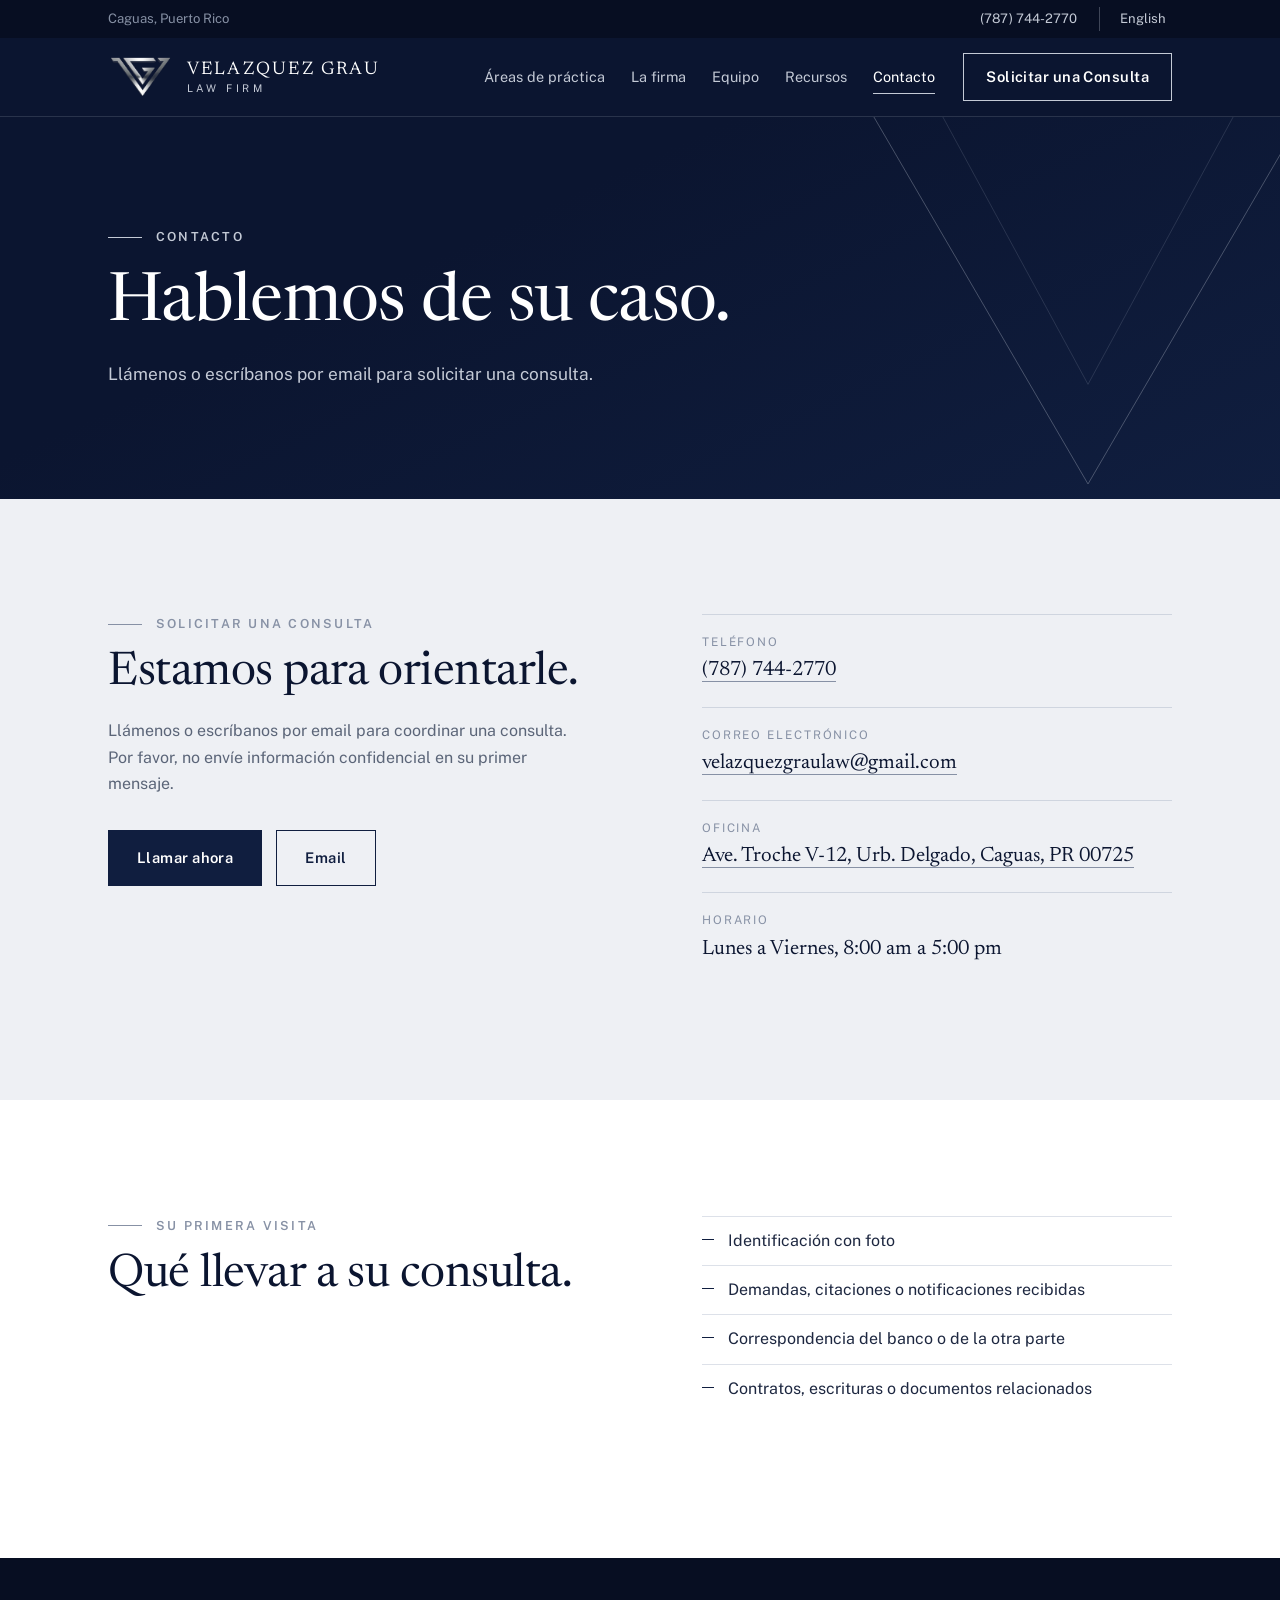
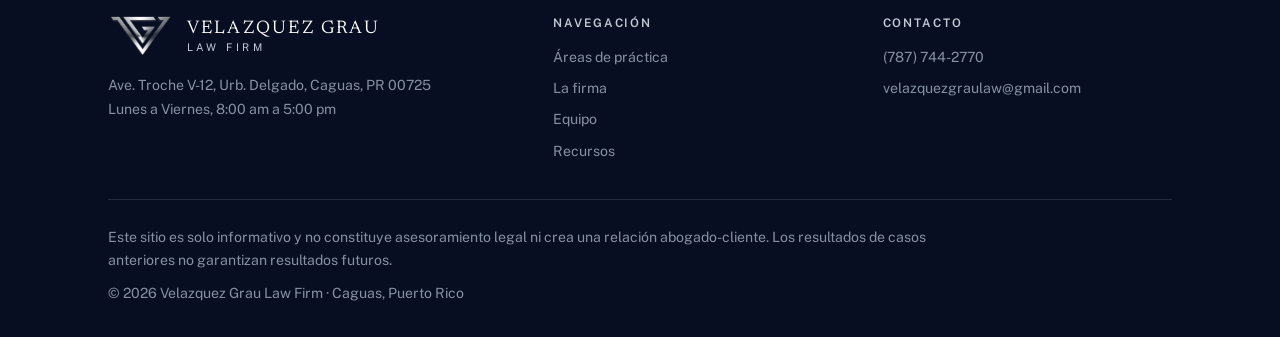
<file: contact.html>
<!DOCTYPE html>
<html lang="es" data-lang="es">
<head>
<meta charset="utf-8">
<meta name="viewport" content="width=device-width, initial-scale=1">
<title data-es="Contacto | Velazquez Grau Law Firm" data-en="Contact | Velazquez Grau Law Firm">Contacto | Velazquez Grau Law Firm</title>
<meta name="description" content="Contacte a Velazquez Grau Law Firm en Caguas, Puerto Rico. Teléfono (787) 744-2770.">
<link rel="icon" href="assets/logo.png">
<link rel="preconnect" href="https://fonts.googleapis.com"><link rel="preconnect" href="https://fonts.gstatic.com" crossorigin>
<link href="https://fonts.googleapis.com/css2?family=Newsreader:ital,opsz,wght@0,6..72,400;0,6..72,500;1,6..72,400&family=Public+Sans:wght@400;500;600&display=swap" rel="stylesheet">
<script>document.documentElement.classList.add("js")</script>
<style>
:root{--ink:#0b1530;--deep:#070e22;--navy:#101e3f;--navy2:#1a2a52;--steel:#c4cad6;--grey:#8791a5;--mist:#eef0f4;--text:#1d2740;--muted:#5b6578;--max:1160px;--pad:clamp(20px,5vw,48px);--serif:"Newsreader",Georgia,"Times New Roman",serif;--sans:"Public Sans",system-ui,-apple-system,"Segoe UI",sans-serif}
*{box-sizing:border-box;margin:0}
html{scroll-behavior:smooth;scroll-padding-top:90px}
body{font-family:var(--sans);color:var(--text);background:#fff;line-height:1.65;-webkit-font-smoothing:antialiased}
html[data-lang=es] [lang=en],html[data-lang=en] [lang=es]{display:none}
a{color:inherit}img{max-width:100%;display:block}
.wrap{max-width:var(--max);margin:0 auto;padding:0 var(--pad)}
:focus-visible{outline:3px solid var(--steel);outline-offset:3px}
.skip{position:absolute;left:-999px;top:8px;background:#fff;color:var(--ink);padding:8px 14px;z-index:30}.skip:focus{left:8px}
.kicker{font-size:.78rem;letter-spacing:.18em;text-transform:uppercase;font-weight:600;color:var(--grey);display:flex;align-items:center;gap:14px}
.kicker::before{content:"";width:34px;height:1px;background:currentColor}
h1,h2,h3{font-family:var(--serif);font-weight:400;letter-spacing:-.01em;color:var(--ink)}
h2{font-size:clamp(1.9rem,3.8vw,2.9rem);line-height:1.12;margin-top:14px;max-width:18em}
em{font-style:italic}
.btn{display:inline-block;font:inherit;font-size:.92rem;font-weight:600;letter-spacing:.03em;text-decoration:none;padding:15px 28px;border:1px solid var(--steel);border-radius:0;cursor:pointer;transition:background .25s,color .25s,border-color .25s}
.btn-solid{background:var(--steel);color:var(--ink)}.btn-solid:hover{background:#fff}
.btn-line{color:#fff;background:none}.btn-line:hover{background:rgba(196,202,214,.14)}
.btn-dark{background:var(--navy);border-color:var(--navy);color:#fff}.btn-dark:hover{background:var(--navy2)}
.arrow{font-weight:600;text-decoration:none;border-bottom:1px solid currentColor;padding-bottom:2px}.arrow::after{content:" \2192"}

/* utility bar + header */
.util{background:var(--deep);color:var(--grey);font-size:.82rem}
.util .wrap{display:flex;justify-content:space-between;align-items:center;min-height:38px;gap:16px}
.util a{text-decoration:none;color:var(--steel)}.util a:hover{color:#fff}
.util .r{display:flex;align-items:center;gap:22px}
.lang{background:none;border:0;border-left:1px solid rgba(196,202,214,.3);padding-left:20px;color:var(--steel);font:inherit;cursor:pointer}.lang:hover{color:#fff}
.site-header{background:var(--ink);color:#fff;position:sticky;top:0;z-index:20;border-bottom:1px solid rgba(196,202,214,.16);transition:box-shadow .3s}
.site-header.stuck{box-shadow:0 8px 24px rgba(0,0,0,.35)}
.bar{display:flex;align-items:center;gap:28px;min-height:78px}
.brand{display:flex;align-items:center;gap:14px;text-decoration:none;margin-right:auto}
.brand img{height:44px;width:auto}
.brand span{font-family:var(--serif);font-size:1.3rem;letter-spacing:.12em;text-transform:uppercase;line-height:1.1}
.brand small{display:block;font-family:var(--sans);font-size:.66rem;letter-spacing:.34em;color:var(--steel);margin-top:3px}
nav ul{display:flex;gap:34px;list-style:none;padding:0}
nav a{text-decoration:none;font-size:.9rem;color:var(--steel);padding:8px 0;border-bottom:1px solid transparent;transition:color .2s,border-color .2s}
nav a:hover{color:#fff;border-color:var(--steel)}
.menu-btn{display:none;background:none;border:1px solid rgba(196,202,214,.4);color:#fff;font:inherit;padding:8px 14px;cursor:pointer}
.bar .btn{padding:11px 22px}

/* hero */
.hero{background:linear-gradient(155deg,var(--ink) 35%,var(--navy) 100%);color:#fff;position:relative;overflow:hidden}
.hero .main{position:relative;padding-block:clamp(80px,12vw,150px) clamp(60px,8vw,100px)}
.hero h1{color:#fff;font-size:clamp(2.7rem,7vw,5.6rem);line-height:1.02;max-width:11em;margin-top:26px}
.hero h1 em{color:var(--steel)}
.hero p.sub{margin-top:28px;max-width:34em;font-size:1.12rem;color:var(--steel)}
.cta{display:flex;flex-wrap:wrap;gap:14px;margin-top:40px}
.tri{position:absolute;right:-5%;top:48%;width:min(60vw,660px);transform:translateY(-50%);opacity:.5;pointer-events:none}
.tri polygon{fill:none;stroke:var(--steel);stroke-width:1.2;stroke-dasharray:1;stroke-dashoffset:0}
.tri polygon+polygon{stroke:var(--grey);opacity:.7}
.facts{border-top:1px solid rgba(196,202,214,.22);position:relative}
.facts .wrap{display:grid;grid-template-columns:repeat(3,1fr)}
.facts div{padding:26px 24px 26px 0;display:flex;align-items:baseline;gap:16px}
.facts div+div{padding-left:28px;border-left:1px solid rgba(196,202,214,.22)}
.facts b{font-family:var(--serif);font-weight:400;font-size:2.3rem;color:#fff;line-height:1}
.facts span{font-size:.85rem;color:var(--steel);line-height:1.35}

section{padding-block:clamp(64px,9vw,116px)}
.intro .wrap{display:grid;grid-template-columns:1.2fr 1fr;gap:clamp(28px,6vw,90px);align-items:end}
.intro h2{max-width:14em}
.intro p{color:var(--muted);margin-bottom:22px;font-size:1.05rem}

/* practice areas */
.areas{background:var(--mist)}
.tabwrap{display:grid;grid-template-columns:5fr 7fr;margin-top:52px;background:#fff;box-shadow:0 1px 0 rgba(16,30,63,.08)}
.tabs{display:flex;flex-direction:column}
.tab{display:flex;align-items:baseline;gap:18px;text-align:left;background:none;border:0;border-bottom:1px solid #dde1e9;padding:26px 30px;font-family:var(--serif);font-size:1.45rem;color:var(--ink);cursor:pointer;transition:background .2s,padding .25s,color .2s;position:relative}
.tab b{font-family:var(--sans);font-size:.75rem;letter-spacing:.14em;color:var(--grey);font-weight:600}
.tab:hover{background:var(--mist);padding-left:38px}
.tab[aria-selected=true]{background:var(--navy);color:#fff;padding-left:38px}
.tab[aria-selected=true] b{color:var(--steel)}
.tab[aria-selected=true]::after{content:"";position:absolute;right:-1px;top:0;bottom:0;width:3px;background:var(--steel)}
.panel{background:var(--navy);color:#fff;padding:clamp(30px,5vw,60px);display:flex;flex-direction:column;justify-content:center}
.panel[hidden]{display:none}
.panel .tag{font-size:.75rem;letter-spacing:.16em;text-transform:uppercase;color:var(--grey)}
.panel p{font-family:var(--serif);font-size:clamp(1.25rem,2.2vw,1.65rem);line-height:1.4;margin:14px 0 24px;color:#fff}
.panel ul{list-style:none;padding:0;margin-bottom:34px;color:var(--steel)}
.panel li{padding:11px 0 11px 26px;border-top:1px solid rgba(196,202,214,.2);position:relative}
.panel li::before{content:"";position:absolute;left:0;top:21px;width:12px;height:1px;background:var(--steel)}
.panel:not([hidden]){animation:fade .45s ease}
@keyframes fade{from{opacity:0;transform:translateY(8px)}to{opacity:1;transform:none}}

/* attorney */
.attorney .wrap{display:grid;grid-template-columns:5fr 7fr;gap:clamp(28px,6vw,90px);align-items:center}
.portrait{aspect-ratio:4/5;background:linear-gradient(160deg,var(--navy2),var(--ink));display:grid;place-items:center;position:relative}
.portrait img{width:56%;opacity:.85}
.portrait::after{content:"";position:absolute;inset:14px;border:1px solid rgba(196,202,214,.3)}
.attorney h2{font-size:clamp(1.8rem,3.2vw,2.5rem)}
.attorney p{margin:18px 0;color:var(--muted);max-width:36em}
.ph{background:#fff3c4;padding:0 4px;color:var(--ink)}

/* approach */
.approach{background:var(--ink);color:#fff}
.approach h2{color:#fff}
.steps{list-style:none;padding:0;margin-top:50px;display:grid;grid-template-columns:repeat(3,1fr);gap:clamp(20px,4vw,56px);counter-reset:s}
.steps li{counter-increment:s;border-top:1px solid rgba(196,202,214,.3);padding-top:22px}
.steps li::before{content:"0" counter(s);font-family:var(--serif);font-size:2.4rem;color:var(--grey);line-height:1}
.steps h3{color:#fff;font-size:1.4rem;margin:12px 0 8px}
.steps p{color:var(--steel)}

/* resources */
.cards{display:grid;grid-template-columns:repeat(3,1fr);gap:28px;margin-top:48px}
.card{border-top:3px solid var(--navy);padding-top:20px;transition:transform .25s}
.card:hover{transform:translateY(-4px)}
.card .tag{font-size:.74rem;letter-spacing:.16em;text-transform:uppercase;color:var(--grey);font-weight:600}
.card h3{font-size:1.4rem;line-height:1.25;margin:10px 0}
.card p{color:var(--muted);font-size:.95rem}

/* contact */
.contact{background:var(--navy);color:#fff}
.contact .wrap{display:grid;grid-template-columns:1.1fr 1fr;gap:clamp(30px,6vw,90px)}
.contact h2{color:#fff;max-width:11em}
.contact .kicker{color:var(--steel)}
.contact p.lead{margin:18px 0 32px;color:var(--steel);max-width:30em}
dl{display:grid;gap:0}
dl div{padding:18px 0;border-top:1px solid rgba(196,202,214,.25)}
dt{font-size:.74rem;letter-spacing:.16em;text-transform:uppercase;color:var(--grey)}
dd{font-family:var(--serif);font-size:1.3rem;margin-top:2px}
dd a{text-decoration:none}dd a:hover{border-bottom:1px solid var(--steel)}
.contact .ph{background:rgba(255,243,196,.9)}

footer{background:var(--deep);color:var(--grey);padding-block:56px 32px;font-size:.88rem}
.fgrid{display:grid;grid-template-columns:1.4fr 1fr 1fr;gap:40px;padding-bottom:36px;border-bottom:1px solid rgba(196,202,214,.15)}
footer .brand{margin-bottom:16px}
footer h4{font-size:.74rem;letter-spacing:.16em;text-transform:uppercase;color:var(--steel);margin-bottom:12px;font-weight:600}
footer ul{list-style:none;padding:0;display:grid;gap:8px}
footer a{text-decoration:none}footer a:hover{color:#fff}
.legal{padding-top:26px;display:grid;gap:10px}.legal p{max-width:62em}

.js .rv{opacity:0;transform:translateY(22px);transition:opacity .8s ease,transform .8s ease}
.js .rv.in{opacity:1;transform:none}
@media (prefers-reduced-motion:no-preference){.tri polygon{animation:draw 2.6s ease-out both}.tri polygon+polygon{animation-delay:.5s}@keyframes draw{from{stroke-dashoffset:1}to{stroke-dashoffset:0}}}
@media (prefers-reduced-motion:reduce){.js .rv{opacity:1;transform:none;transition:none}html{scroll-behavior:auto}}
@media (max-width:900px){
 .menu-btn{display:block}.bar .btn{display:none}
 nav{position:absolute;left:0;right:0;top:100%;background:var(--ink);border-bottom:1px solid rgba(196,202,214,.16);display:none}
 .open nav{display:block}nav ul{flex-direction:column;gap:0;padding:8px var(--pad) 18px}nav a{display:block;padding:14px 0;border-bottom:1px solid rgba(196,202,214,.12)}
 .site-header .wrap{position:relative}
 .intro .wrap,.attorney .wrap,.contact .wrap,.tabwrap,.steps,.cards,.fgrid{grid-template-columns:1fr}
 .tabs{flex-direction:row;overflow-x:auto}.tab{white-space:nowrap;padding:20px 22px;font-size:1.15rem;border-bottom:0;border-right:1px solid #dde1e9}
 .tab:hover,.tab[aria-selected=true]{padding-left:22px}.tab[aria-selected=true]::after{right:0;left:0;top:auto;bottom:0;width:auto;height:3px}
 .facts .wrap{grid-template-columns:1fr}.facts div+div{padding-left:0;border-left:0;border-top:1px solid rgba(196,202,214,.22)}
 .tri{opacity:.22;right:-35%}.portrait{max-width:340px}
 .util .hide-sm{display:none}
}
nav a[aria-current]{color:#fff;border-color:var(--steel)}
nav a,.bar .btn,.brand span{white-space:nowrap}
nav ul{gap:26px}.brand span{font-size:1.15rem}
@media (max-width:1040px){
 .menu-btn{display:block}.bar .btn{display:none}
 nav{position:absolute;left:0;right:0;top:100%;background:var(--ink);border-bottom:1px solid rgba(196,202,214,.16);display:none}
 .open nav{display:block}nav ul{flex-direction:column;gap:0;padding:8px var(--pad) 18px}nav a{display:block;padding:14px 0;border-bottom:1px solid rgba(196,202,214,.12)}
 .site-header .wrap{position:relative}
}
.btn-out{color:var(--navy);border-color:var(--navy);background:none}.btn-out:hover{background:var(--navy);color:#fff}
.page-hero{background:linear-gradient(155deg,var(--ink) 35%,var(--navy) 100%);color:#fff;position:relative;overflow:hidden;padding:0}
.page-hero .wrap{padding-block:clamp(60px,9vw,110px);position:relative}
.page-hero h1{color:#fff;font-size:clamp(2.3rem,5.4vw,4.2rem);line-height:1.05;max-width:13em;margin-top:22px}
.page-hero p{margin-top:20px;max-width:36em;color:var(--steel);font-size:1.08rem}
.page-hero .tri{width:min(46vw,460px);opacity:.35;right:-3%}
.chips{display:flex;flex-wrap:wrap;gap:10px;margin-top:32px}
.chips a{border:1px solid rgba(196,202,214,.4);color:var(--steel);text-decoration:none;padding:9px 16px;font-size:.88rem;transition:background .2s,color .2s}
.chips a:hover{background:var(--steel);color:var(--ink)}
.area-block{display:grid;grid-template-columns:4fr 8fr;gap:clamp(24px,6vw,90px);padding-block:clamp(48px,7vw,84px);border-top:1px solid #dde1e9}
.area-block:first-child{border-top:0}
.sticky-l{position:sticky;top:110px;align-self:start}
.num{font-family:var(--serif);color:var(--grey);font-size:1.1rem}
.area-block h2{font-size:clamp(1.7rem,3vw,2.3rem);margin-top:8px}
.area-block .lead{font-family:var(--serif);font-size:clamp(1.25rem,2.2vw,1.55rem);line-height:1.4;color:var(--ink)}
.area-block p+p{margin-top:14px;color:var(--muted)}
.checks{list-style:none;padding:0;margin:26px 0 30px}
.checks li{padding:11px 0 11px 26px;border-top:1px solid #dde1e9;position:relative}
.checks li::before{content:"";position:absolute;left:0;top:22px;width:12px;height:1px;background:var(--navy)}
.band{background:var(--navy);color:#fff;padding-block:clamp(48px,6vw,72px)}
.band .wrap{display:flex;justify-content:space-between;align-items:center;gap:30px;flex-wrap:wrap}
.band h2{color:#fff;margin:0;max-width:16em;font-size:clamp(1.6rem,3vw,2.2rem)}
.faq details{border-top:1px solid #dde1e9;padding:20px 0}.faq details:last-child{border-bottom:1px solid #dde1e9}
.faq summary{font-family:var(--serif);font-size:1.3rem;color:var(--ink);cursor:pointer;list-style:none;display:flex;justify-content:space-between;gap:20px}
.faq summary::-webkit-details-marker{display:none}
.faq summary::after{content:"+";color:var(--grey);font-size:1.6rem;line-height:1}
.faq details[open] summary::after{content:"\2212"}
.faq p{margin-top:12px;color:var(--muted);max-width:44em}
.team{display:grid;grid-template-columns:repeat(2,1fr);gap:28px;margin-top:40px}
.person{border-top:3px solid var(--navy);padding-top:18px}.person h3{font-size:1.4rem;margin-bottom:6px}.person p{color:var(--muted)}
.contact.cl{background:var(--mist);color:var(--text)}.contact.cl h2{color:var(--ink)}.contact.cl p.lead{color:var(--muted)}.contact.cl .kicker{color:var(--grey)}
.cl dl div{border-color:#cfd5df}.cl dd{color:var(--ink)}
.cl dd a{border-bottom:1px solid var(--grey)}
.two{display:grid;grid-template-columns:1.1fr 1fr;gap:clamp(28px,6vw,90px)}
@media (max-width:900px){.area-block,.team,.two{grid-template-columns:1fr}.sticky-l{position:static}.page-hero .tri{opacity:.18;right:-30%}}

</style>
</head>
<body>
<a class="skip" href="#main"><span lang="es">Ir al contenido</span><span lang="en">Skip to content</span></a>
<div class="util"><div class="wrap"><span class="hide-sm">Caguas, Puerto Rico</span><div class="r"><a href="tel:+17877442770">(787) 744-2770</a><button class="lang" id="lang" type="button">English</button></div></div></div>
<header class="site-header" id="top"><div class="wrap bar">
<a class="brand" href="index.html" aria-label="Velazquez Grau Law Firm"><img src="assets/logo.png" alt="" width="65" height="44"><span>Velazquez Grau<small>LAW FIRM</small></span></a>
<nav aria-label="Principal" id="nav"><ul><li><a href="areas.html"><span lang="es">Áreas de práctica</span><span lang="en">Practice areas</span></a></li><li><a href="firma.html"><span lang="es">La firma</span><span lang="en">The firm</span></a></li><li><a href="equipo.html"><span lang="es">Equipo</span><span lang="en">Team</span></a></li><li><a href="recursos.html"><span lang="es">Recursos</span><span lang="en">Resources</span></a></li><li><a href="contacto.html" aria-current="page"><span lang="es">Contacto</span><span lang="en">Contact</span></a></li></ul></nav>
<a class="btn btn-line" href="contacto.html"><span lang="es">Solicitar una Consulta</span><span lang="en">Request a Consultation</span></a>
<button class="menu-btn" id="menu" type="button" aria-expanded="false" aria-controls="nav"><span lang="es">Menú</span><span lang="en">Menu</span></button>
</div></header>
<main id="main">
<section class="page-hero"><svg class="tri" viewBox="0 0 600 520" aria-hidden="true"><polygon points="20,20 580,20 300,500" pathLength="1"/><polygon points="110,20 490,20 300,370" pathLength="1"/></svg><div class="wrap"><div class="kicker" style="color:var(--steel)"><span lang="es">Contacto</span><span lang="en">Contact</span></div><h1><span lang="es">Hablemos de su caso.</span><span lang="en">Let’s talk about your case.</span></h1><p><span lang="es">Llámenos o escríbanos por email para solicitar una consulta.</span><span lang="en">Call or email us to request a consultation.</span></p></div></section><section class="contact cl" id="contacto"><div class="wrap two"><div class="rv"><div class="kicker"><span lang="es">Solicitar una consulta</span><span lang="en">Request a consultation</span></div><h2><span lang="es">Estamos para orientarle.</span><span lang="en">We are here to guide you.</span></h2>
<p class="lead"><span lang="es">Llámenos o escríbanos por email para coordinar una consulta. Por favor, no envíe información confidencial en su primer mensaje.</span><span lang="en">Call or email us to schedule a consultation. Please do not include confidential information in your first message.</span></p>
<div class="cta" style="margin-top:0"><a class="btn btn-dark" href="tel:+17877442770"><span lang="es">Llamar ahora</span><span lang="en">Call now</span></a><a class="btn btn-out" href="mailto:velazquezgraulaw@gmail.com?subject=Solicitud%20de%20consulta">Email</a></div></div>
<dl class="rv"><div><dt><span lang="es">Teléfono</span><span lang="en">Phone</span></dt><dd><a href="tel:+17877442770">(787) 744-2770</a></dd></div><div><dt><span lang="es">Correo electrónico</span><span lang="en">Email</span></dt><dd><a href="mailto:velazquezgraulaw@gmail.com?subject=Solicitud%20de%20consulta">velazquezgraulaw@gmail.com</a></dd></div><div><dt><span lang="es">Oficina</span><span lang="en">Office</span></dt><dd><a href="https://www.google.com/maps/search/?api=1&amp;query=Ave.+Troche+V-12+Urb.+Delgado+Caguas+PR+00725" target="_blank" rel="noopener">Ave. Troche V-12, Urb. Delgado, Caguas, PR 00725</a></dd></div><div><dt><span lang="es">Horario</span><span lang="en">Hours</span></dt><dd><span lang="es">Lunes a Viernes, 8:00 am a 5:00 pm</span><span lang="en">Monday to Friday, 8:00 am to 5:00 pm</span></dd></div></dl></div></section>
<section><div class="wrap two"><div class="rv"><div class="kicker"><span lang="es">Su primera visita</span><span lang="en">Your first visit</span></div><h2><span lang="es">Qué llevar a su consulta.</span><span lang="en">What to bring to your consultation.</span></h2></div><div class="rv"><ul class="checks" style="margin-top:0"><li><span lang="es">Identificación con foto</span><span lang="en">Photo ID</span></li><li><span lang="es">Demandas, citaciones o notificaciones recibidas</span><span lang="en">Complaints, summonses or notices you received</span></li><li><span lang="es">Correspondencia del banco o de la otra parte</span><span lang="en">Correspondence from the bank or the other party</span></li><li><span lang="es">Contratos, escrituras o documentos relacionados</span><span lang="en">Contracts, deeds or related documents</span></li></ul></div></div></section>
</main>
<footer><div class="wrap"><div class="fgrid">
<div><a class="brand" href="index.html" style="color:#fff"><img src="assets/logo.png" alt="" width="65" height="44"><span>Velazquez Grau<small>LAW FIRM</small></span></a><p>Ave. Troche V-12, Urb. Delgado, Caguas, PR 00725</p><p><span lang="es">Lunes a Viernes, 8:00 am a 5:00 pm</span><span lang="en">Monday to Friday, 8:00 am to 5:00 pm</span></p></div>
<div><h4><span lang="es">Navegación</span><span lang="en">Navigation</span></h4><ul><li><a href="areas.html"><span lang="es">Áreas de práctica</span><span lang="en">Practice areas</span></a></li><li><a href="firma.html"><span lang="es">La firma</span><span lang="en">The firm</span></a></li><li><a href="equipo.html"><span lang="es">Equipo</span><span lang="en">Team</span></a></li><li><a href="recursos.html"><span lang="es">Recursos</span><span lang="en">Resources</span></a></li></ul></div>
<div><h4><span lang="es">Contacto</span><span lang="en">Contact</span></h4><ul><li><a href="tel:+17877442770">(787) 744-2770</a></li><li><a href="mailto:velazquezgraulaw@gmail.com?subject=Solicitud%20de%20consulta">velazquezgraulaw@gmail.com</a></li></ul></div>
</div><div class="legal"><p><span lang="es">Este sitio es solo informativo y no constituye asesoramiento legal ni crea una relación abogado-cliente. Los resultados de casos anteriores no garantizan resultados futuros.</span><span lang="en">This site is for information only and is not legal advice, nor does it create an attorney-client relationship. Past results do not guarantee future outcomes.</span></p><p>© <span id="y">2026</span> Velazquez Grau Law Firm · Caguas, Puerto Rico</p></div></div></footer>
<script>
(function(){
 var r=document.documentElement,K="vg-lang",$=function(s,c){return(c||document).querySelector(s)},$$=function(s,c){return[].slice.call((c||document).querySelectorAll(s))};
 function set(l){r.setAttribute("data-lang",l);r.lang=l;var b=$("#lang");b.textContent=l==="es"?"English":"Español";var t=$("title[data-"+l+"]");if(t)document.title=t.getAttribute("data-"+l)}
 var s="es";try{s=localStorage.getItem(K)||"es"}catch(e){}set(s);
 $("#lang").addEventListener("click",function(){var n=r.getAttribute("data-lang")==="es"?"en":"es";set(n);try{localStorage.setItem(K,n)}catch(e){}});
 /* tabs */
 var tabs=$$(".tab");
 function pick(t,f){tabs.forEach(function(x){var on=x===t;x.setAttribute("aria-selected",on);x.tabIndex=on?0:-1;document.getElementById(x.getAttribute("aria-controls")).hidden=!on});if(f)t.focus()}
 tabs.forEach(function(t,i){t.addEventListener("click",function(){pick(t)});t.addEventListener("keydown",function(e){var k=e.key,n=k==="ArrowDown"||k==="ArrowRight"?1:k==="ArrowUp"||k==="ArrowLeft"?-1:0;if(n){e.preventDefault();pick(tabs[(i+n+tabs.length)%tabs.length],1)}})});
 /* mobile menu */
 var h=$(".site-header"),m=$("#menu");
 m.addEventListener("click",function(){var o=h.classList.toggle("open");m.setAttribute("aria-expanded",o)});
 $$("nav a").forEach(function(a){a.addEventListener("click",function(){h.classList.remove("open");m.setAttribute("aria-expanded",false)})});
 /* header shadow */
 addEventListener("scroll",function(){h.classList.toggle("stuck",scrollY>10)},{passive:true});
 /* reveal on scroll */
 var rv=$$(".rv");
 if("IntersectionObserver" in window){var io=new IntersectionObserver(function(es){es.forEach(function(e){if(e.isIntersecting){e.target.classList.add("in");io.unobserve(e.target)}})},{threshold:.12});rv.forEach(function(e){io.observe(e)})}else rv.forEach(function(e){e.classList.add("in")});
 $("#y").textContent=new Date().getFullYear();
})();

</script>
</body>
</html>
</file>
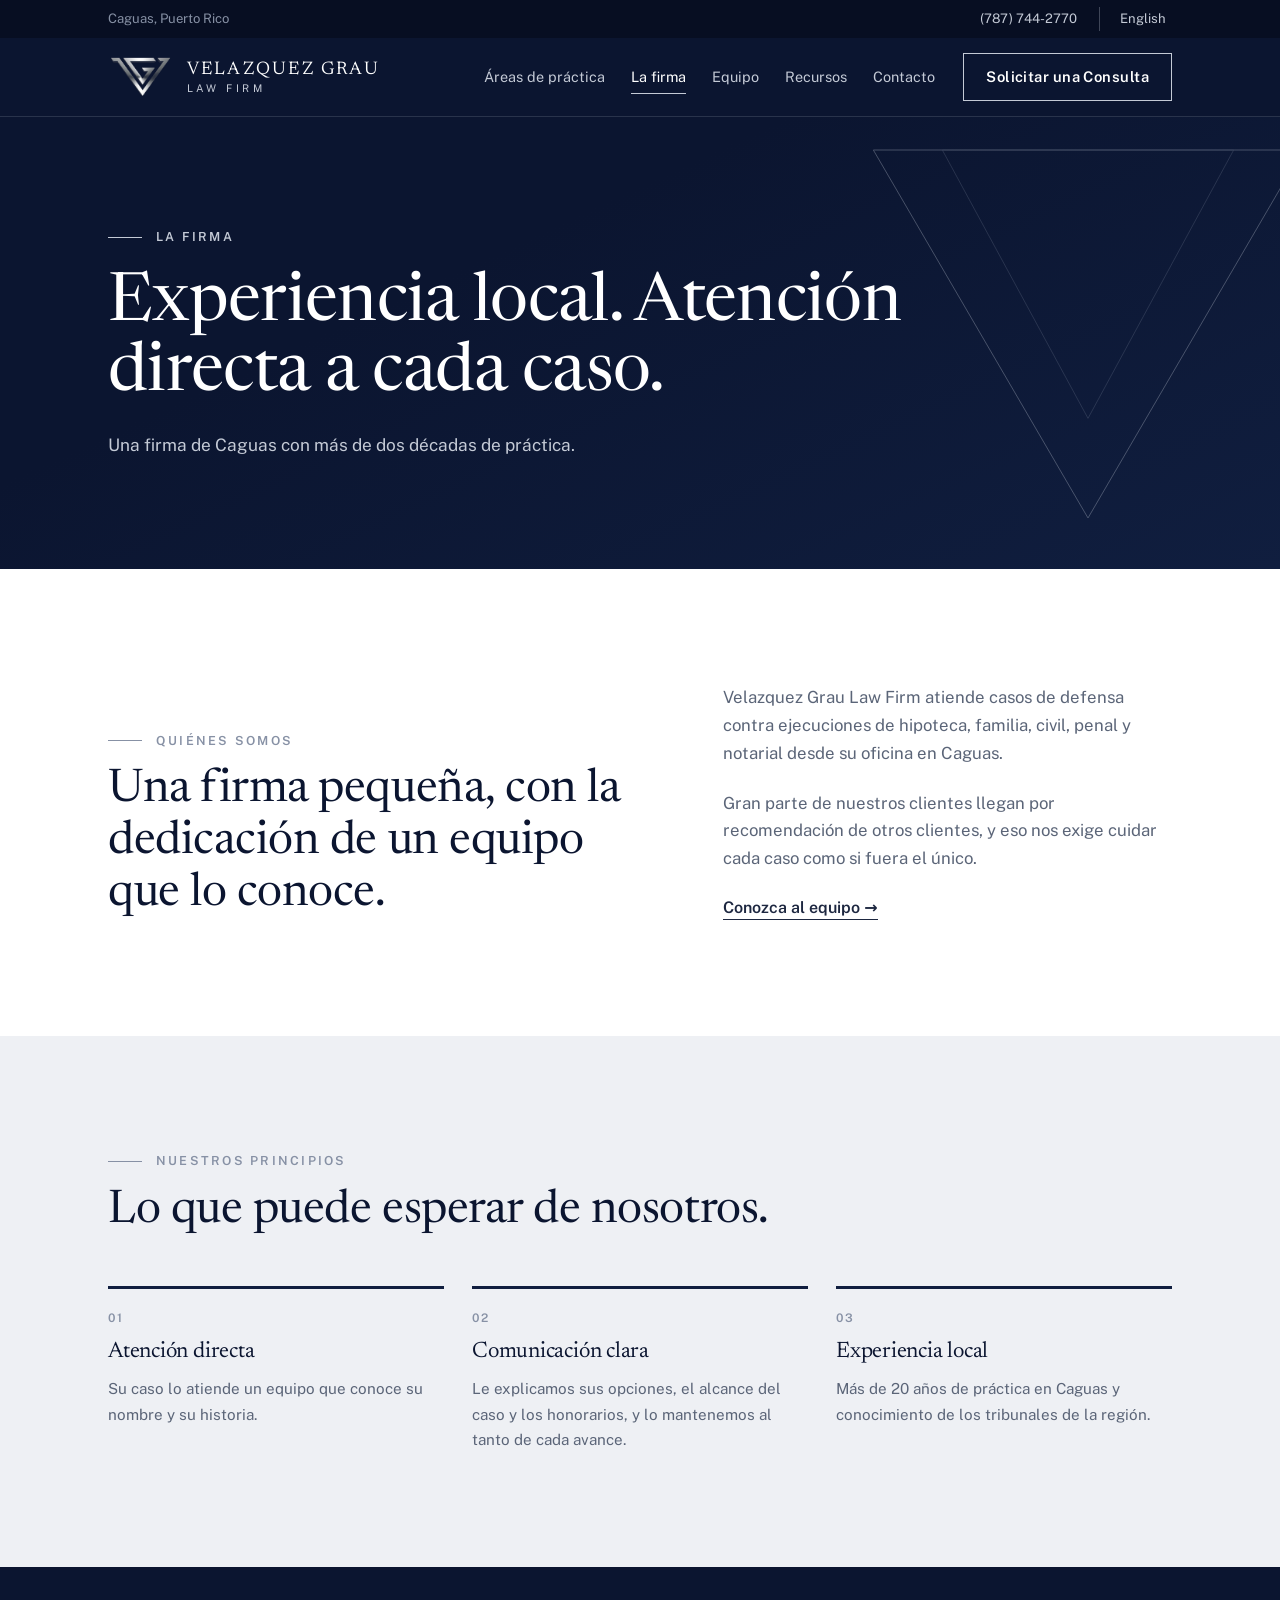
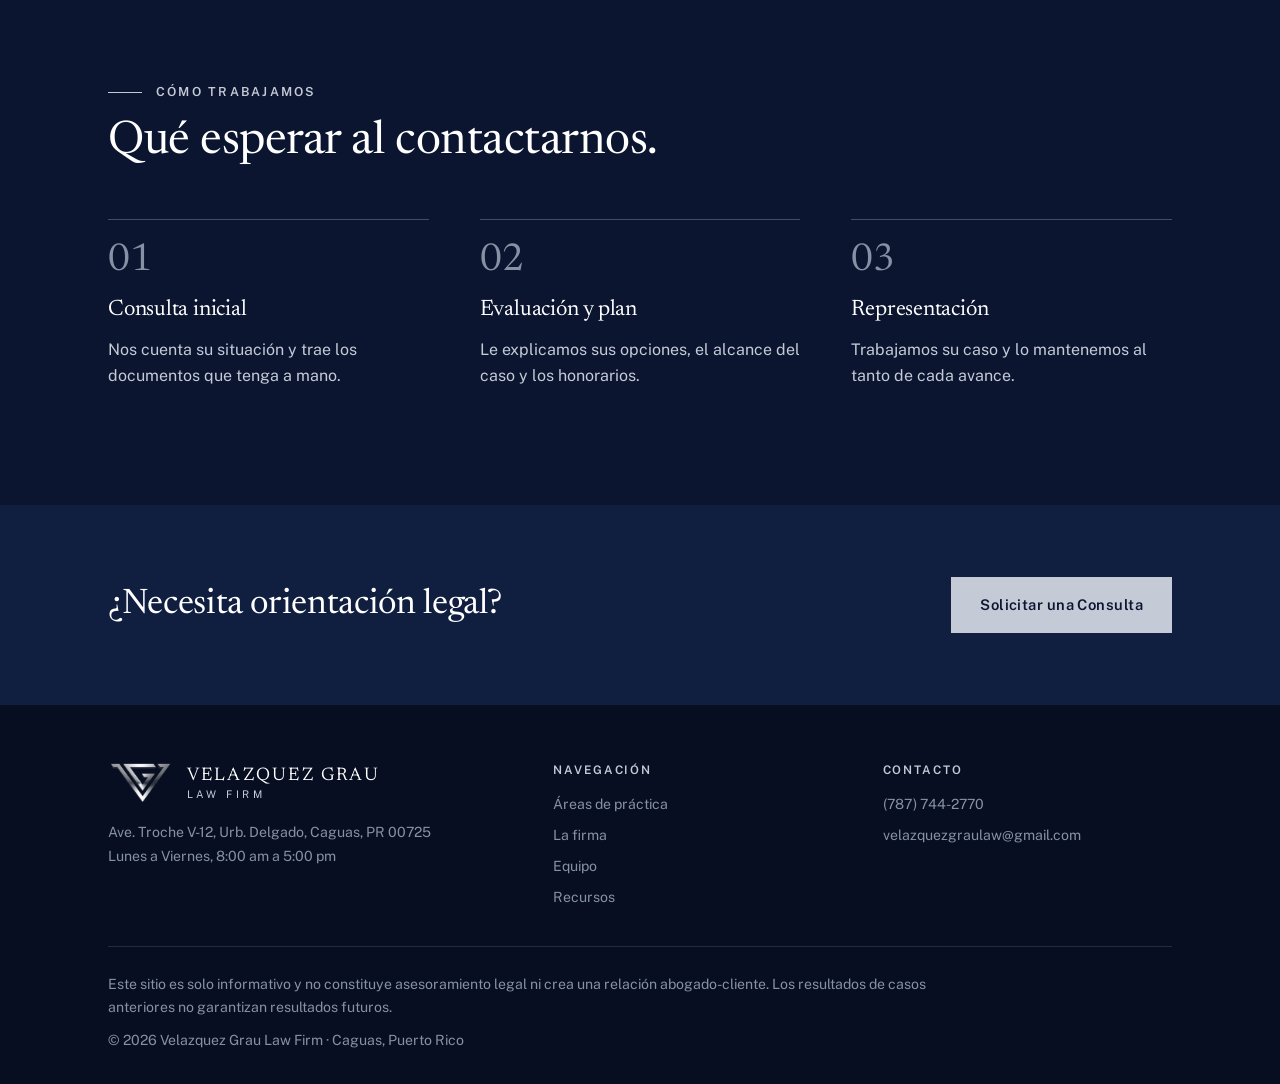
<file: firma.html>
<!DOCTYPE html>
<html lang="es" data-lang="es">
<head>
<meta charset="utf-8">
<meta name="viewport" content="width=device-width, initial-scale=1">
<title data-es="La firma | Velazquez Grau Law Firm" data-en="The firm | Velazquez Grau Law Firm">La firma | Velazquez Grau Law Firm</title>
<meta name="description" content="Conozca Velazquez Grau Law Firm, una firma de Caguas con más de 20 años de práctica.">
<link rel="icon" href="assets/logo.png">
<link rel="preconnect" href="https://fonts.googleapis.com"><link rel="preconnect" href="https://fonts.gstatic.com" crossorigin>
<link href="https://fonts.googleapis.com/css2?family=Newsreader:ital,opsz,wght@0,6..72,400;0,6..72,500;1,6..72,400&family=Public+Sans:wght@400;500;600&display=swap" rel="stylesheet">
<script>document.documentElement.classList.add("js")</script>
<style>
:root{--ink:#0b1530;--deep:#070e22;--navy:#101e3f;--navy2:#1a2a52;--steel:#c4cad6;--grey:#8791a5;--mist:#eef0f4;--text:#1d2740;--muted:#5b6578;--max:1160px;--pad:clamp(20px,5vw,48px);--serif:"Newsreader",Georgia,"Times New Roman",serif;--sans:"Public Sans",system-ui,-apple-system,"Segoe UI",sans-serif}
*{box-sizing:border-box;margin:0}
html{scroll-behavior:smooth;scroll-padding-top:90px}
body{font-family:var(--sans);color:var(--text);background:#fff;line-height:1.65;-webkit-font-smoothing:antialiased}
html[data-lang=es] [lang=en],html[data-lang=en] [lang=es]{display:none}
a{color:inherit}img{max-width:100%;display:block}
.wrap{max-width:var(--max);margin:0 auto;padding:0 var(--pad)}
:focus-visible{outline:3px solid var(--steel);outline-offset:3px}
.skip{position:absolute;left:-999px;top:8px;background:#fff;color:var(--ink);padding:8px 14px;z-index:30}.skip:focus{left:8px}
.kicker{font-size:.78rem;letter-spacing:.18em;text-transform:uppercase;font-weight:600;color:var(--grey);display:flex;align-items:center;gap:14px}
.kicker::before{content:"";width:34px;height:1px;background:currentColor}
h1,h2,h3{font-family:var(--serif);font-weight:400;letter-spacing:-.01em;color:var(--ink)}
h2{font-size:clamp(1.9rem,3.8vw,2.9rem);line-height:1.12;margin-top:14px;max-width:18em}
em{font-style:italic}
.btn{display:inline-block;font:inherit;font-size:.92rem;font-weight:600;letter-spacing:.03em;text-decoration:none;padding:15px 28px;border:1px solid var(--steel);border-radius:0;cursor:pointer;transition:background .25s,color .25s,border-color .25s}
.btn-solid{background:var(--steel);color:var(--ink)}.btn-solid:hover{background:#fff}
.btn-line{color:#fff;background:none}.btn-line:hover{background:rgba(196,202,214,.14)}
.btn-dark{background:var(--navy);border-color:var(--navy);color:#fff}.btn-dark:hover{background:var(--navy2)}
.arrow{font-weight:600;text-decoration:none;border-bottom:1px solid currentColor;padding-bottom:2px}.arrow::after{content:" \2192"}

/* utility bar + header */
.util{background:var(--deep);color:var(--grey);font-size:.82rem}
.util .wrap{display:flex;justify-content:space-between;align-items:center;min-height:38px;gap:16px}
.util a{text-decoration:none;color:var(--steel)}.util a:hover{color:#fff}
.util .r{display:flex;align-items:center;gap:22px}
.lang{background:none;border:0;border-left:1px solid rgba(196,202,214,.3);padding-left:20px;color:var(--steel);font:inherit;cursor:pointer}.lang:hover{color:#fff}
.site-header{background:var(--ink);color:#fff;position:sticky;top:0;z-index:20;border-bottom:1px solid rgba(196,202,214,.16);transition:box-shadow .3s}
.site-header.stuck{box-shadow:0 8px 24px rgba(0,0,0,.35)}
.bar{display:flex;align-items:center;gap:28px;min-height:78px}
.brand{display:flex;align-items:center;gap:14px;text-decoration:none;margin-right:auto}
.brand img{height:44px;width:auto}
.brand span{font-family:var(--serif);font-size:1.3rem;letter-spacing:.12em;text-transform:uppercase;line-height:1.1}
.brand small{display:block;font-family:var(--sans);font-size:.66rem;letter-spacing:.34em;color:var(--steel);margin-top:3px}
nav ul{display:flex;gap:34px;list-style:none;padding:0}
nav a{text-decoration:none;font-size:.9rem;color:var(--steel);padding:8px 0;border-bottom:1px solid transparent;transition:color .2s,border-color .2s}
nav a:hover{color:#fff;border-color:var(--steel)}
.menu-btn{display:none;background:none;border:1px solid rgba(196,202,214,.4);color:#fff;font:inherit;padding:8px 14px;cursor:pointer}
.bar .btn{padding:11px 22px}

/* hero */
.hero{background:linear-gradient(155deg,var(--ink) 35%,var(--navy) 100%);color:#fff;position:relative;overflow:hidden}
.hero .main{position:relative;padding-block:clamp(80px,12vw,150px) clamp(60px,8vw,100px)}
.hero h1{color:#fff;font-size:clamp(2.7rem,7vw,5.6rem);line-height:1.02;max-width:11em;margin-top:26px}
.hero h1 em{color:var(--steel)}
.hero p.sub{margin-top:28px;max-width:34em;font-size:1.12rem;color:var(--steel)}
.cta{display:flex;flex-wrap:wrap;gap:14px;margin-top:40px}
.tri{position:absolute;right:-5%;top:48%;width:min(60vw,660px);transform:translateY(-50%);opacity:.5;pointer-events:none}
.tri polygon{fill:none;stroke:var(--steel);stroke-width:1.2;stroke-dasharray:1;stroke-dashoffset:0}
.tri polygon+polygon{stroke:var(--grey);opacity:.7}
.facts{border-top:1px solid rgba(196,202,214,.22);position:relative}
.facts .wrap{display:grid;grid-template-columns:repeat(3,1fr)}
.facts div{padding:26px 24px 26px 0;display:flex;align-items:baseline;gap:16px}
.facts div+div{padding-left:28px;border-left:1px solid rgba(196,202,214,.22)}
.facts b{font-family:var(--serif);font-weight:400;font-size:2.3rem;color:#fff;line-height:1}
.facts span{font-size:.85rem;color:var(--steel);line-height:1.35}

section{padding-block:clamp(64px,9vw,116px)}
.intro .wrap{display:grid;grid-template-columns:1.2fr 1fr;gap:clamp(28px,6vw,90px);align-items:end}
.intro h2{max-width:14em}
.intro p{color:var(--muted);margin-bottom:22px;font-size:1.05rem}

/* practice areas */
.areas{background:var(--mist)}
.tabwrap{display:grid;grid-template-columns:5fr 7fr;margin-top:52px;background:#fff;box-shadow:0 1px 0 rgba(16,30,63,.08)}
.tabs{display:flex;flex-direction:column}
.tab{display:flex;align-items:baseline;gap:18px;text-align:left;background:none;border:0;border-bottom:1px solid #dde1e9;padding:26px 30px;font-family:var(--serif);font-size:1.45rem;color:var(--ink);cursor:pointer;transition:background .2s,padding .25s,color .2s;position:relative}
.tab b{font-family:var(--sans);font-size:.75rem;letter-spacing:.14em;color:var(--grey);font-weight:600}
.tab:hover{background:var(--mist);padding-left:38px}
.tab[aria-selected=true]{background:var(--navy);color:#fff;padding-left:38px}
.tab[aria-selected=true] b{color:var(--steel)}
.tab[aria-selected=true]::after{content:"";position:absolute;right:-1px;top:0;bottom:0;width:3px;background:var(--steel)}
.panel{background:var(--navy);color:#fff;padding:clamp(30px,5vw,60px);display:flex;flex-direction:column;justify-content:center}
.panel[hidden]{display:none}
.panel .tag{font-size:.75rem;letter-spacing:.16em;text-transform:uppercase;color:var(--grey)}
.panel p{font-family:var(--serif);font-size:clamp(1.25rem,2.2vw,1.65rem);line-height:1.4;margin:14px 0 24px;color:#fff}
.panel ul{list-style:none;padding:0;margin-bottom:34px;color:var(--steel)}
.panel li{padding:11px 0 11px 26px;border-top:1px solid rgba(196,202,214,.2);position:relative}
.panel li::before{content:"";position:absolute;left:0;top:21px;width:12px;height:1px;background:var(--steel)}
.panel:not([hidden]){animation:fade .45s ease}
@keyframes fade{from{opacity:0;transform:translateY(8px)}to{opacity:1;transform:none}}

/* attorney */
.attorney .wrap{display:grid;grid-template-columns:5fr 7fr;gap:clamp(28px,6vw,90px);align-items:center}
.portrait{aspect-ratio:4/5;background:linear-gradient(160deg,var(--navy2),var(--ink));display:grid;place-items:center;position:relative}
.portrait img{width:56%;opacity:.85}
.portrait::after{content:"";position:absolute;inset:14px;border:1px solid rgba(196,202,214,.3)}
.attorney h2{font-size:clamp(1.8rem,3.2vw,2.5rem)}
.attorney p{margin:18px 0;color:var(--muted);max-width:36em}
.ph{background:#fff3c4;padding:0 4px;color:var(--ink)}

/* approach */
.approach{background:var(--ink);color:#fff}
.approach h2{color:#fff}
.steps{list-style:none;padding:0;margin-top:50px;display:grid;grid-template-columns:repeat(3,1fr);gap:clamp(20px,4vw,56px);counter-reset:s}
.steps li{counter-increment:s;border-top:1px solid rgba(196,202,214,.3);padding-top:22px}
.steps li::before{content:"0" counter(s);font-family:var(--serif);font-size:2.4rem;color:var(--grey);line-height:1}
.steps h3{color:#fff;font-size:1.4rem;margin:12px 0 8px}
.steps p{color:var(--steel)}

/* resources */
.cards{display:grid;grid-template-columns:repeat(3,1fr);gap:28px;margin-top:48px}
.card{border-top:3px solid var(--navy);padding-top:20px;transition:transform .25s}
.card:hover{transform:translateY(-4px)}
.card .tag{font-size:.74rem;letter-spacing:.16em;text-transform:uppercase;color:var(--grey);font-weight:600}
.card h3{font-size:1.4rem;line-height:1.25;margin:10px 0}
.card p{color:var(--muted);font-size:.95rem}

/* contact */
.contact{background:var(--navy);color:#fff}
.contact .wrap{display:grid;grid-template-columns:1.1fr 1fr;gap:clamp(30px,6vw,90px)}
.contact h2{color:#fff;max-width:11em}
.contact .kicker{color:var(--steel)}
.contact p.lead{margin:18px 0 32px;color:var(--steel);max-width:30em}
dl{display:grid;gap:0}
dl div{padding:18px 0;border-top:1px solid rgba(196,202,214,.25)}
dt{font-size:.74rem;letter-spacing:.16em;text-transform:uppercase;color:var(--grey)}
dd{font-family:var(--serif);font-size:1.3rem;margin-top:2px}
dd a{text-decoration:none}dd a:hover{border-bottom:1px solid var(--steel)}
.contact .ph{background:rgba(255,243,196,.9)}

footer{background:var(--deep);color:var(--grey);padding-block:56px 32px;font-size:.88rem}
.fgrid{display:grid;grid-template-columns:1.4fr 1fr 1fr;gap:40px;padding-bottom:36px;border-bottom:1px solid rgba(196,202,214,.15)}
footer .brand{margin-bottom:16px}
footer h4{font-size:.74rem;letter-spacing:.16em;text-transform:uppercase;color:var(--steel);margin-bottom:12px;font-weight:600}
footer ul{list-style:none;padding:0;display:grid;gap:8px}
footer a{text-decoration:none}footer a:hover{color:#fff}
.legal{padding-top:26px;display:grid;gap:10px}.legal p{max-width:62em}

.js .rv{opacity:0;transform:translateY(22px);transition:opacity .8s ease,transform .8s ease}
.js .rv.in{opacity:1;transform:none}
@media (prefers-reduced-motion:no-preference){.tri polygon{animation:draw 2.6s ease-out both}.tri polygon+polygon{animation-delay:.5s}@keyframes draw{from{stroke-dashoffset:1}to{stroke-dashoffset:0}}}
@media (prefers-reduced-motion:reduce){.js .rv{opacity:1;transform:none;transition:none}html{scroll-behavior:auto}}
@media (max-width:900px){
 .menu-btn{display:block}.bar .btn{display:none}
 nav{position:absolute;left:0;right:0;top:100%;background:var(--ink);border-bottom:1px solid rgba(196,202,214,.16);display:none}
 .open nav{display:block}nav ul{flex-direction:column;gap:0;padding:8px var(--pad) 18px}nav a{display:block;padding:14px 0;border-bottom:1px solid rgba(196,202,214,.12)}
 .site-header .wrap{position:relative}
 .intro .wrap,.attorney .wrap,.contact .wrap,.tabwrap,.steps,.cards,.fgrid{grid-template-columns:1fr}
 .tabs{flex-direction:row;overflow-x:auto}.tab{white-space:nowrap;padding:20px 22px;font-size:1.15rem;border-bottom:0;border-right:1px solid #dde1e9}
 .tab:hover,.tab[aria-selected=true]{padding-left:22px}.tab[aria-selected=true]::after{right:0;left:0;top:auto;bottom:0;width:auto;height:3px}
 .facts .wrap{grid-template-columns:1fr}.facts div+div{padding-left:0;border-left:0;border-top:1px solid rgba(196,202,214,.22)}
 .tri{opacity:.22;right:-35%}.portrait{max-width:340px}
 .util .hide-sm{display:none}
}
nav a[aria-current]{color:#fff;border-color:var(--steel)}
nav a,.bar .btn,.brand span{white-space:nowrap}
nav ul{gap:26px}.brand span{font-size:1.15rem}
@media (max-width:1040px){
 .menu-btn{display:block}.bar .btn{display:none}
 nav{position:absolute;left:0;right:0;top:100%;background:var(--ink);border-bottom:1px solid rgba(196,202,214,.16);display:none}
 .open nav{display:block}nav ul{flex-direction:column;gap:0;padding:8px var(--pad) 18px}nav a{display:block;padding:14px 0;border-bottom:1px solid rgba(196,202,214,.12)}
 .site-header .wrap{position:relative}
}
.btn-out{color:var(--navy);border-color:var(--navy);background:none}.btn-out:hover{background:var(--navy);color:#fff}
.page-hero{background:linear-gradient(155deg,var(--ink) 35%,var(--navy) 100%);color:#fff;position:relative;overflow:hidden;padding:0}
.page-hero .wrap{padding-block:clamp(60px,9vw,110px);position:relative}
.page-hero h1{color:#fff;font-size:clamp(2.3rem,5.4vw,4.2rem);line-height:1.05;max-width:13em;margin-top:22px}
.page-hero p{margin-top:20px;max-width:36em;color:var(--steel);font-size:1.08rem}
.page-hero .tri{width:min(46vw,460px);opacity:.35;right:-3%}
.chips{display:flex;flex-wrap:wrap;gap:10px;margin-top:32px}
.chips a{border:1px solid rgba(196,202,214,.4);color:var(--steel);text-decoration:none;padding:9px 16px;font-size:.88rem;transition:background .2s,color .2s}
.chips a:hover{background:var(--steel);color:var(--ink)}
.area-block{display:grid;grid-template-columns:4fr 8fr;gap:clamp(24px,6vw,90px);padding-block:clamp(48px,7vw,84px);border-top:1px solid #dde1e9}
.area-block:first-child{border-top:0}
.sticky-l{position:sticky;top:110px;align-self:start}
.num{font-family:var(--serif);color:var(--grey);font-size:1.1rem}
.area-block h2{font-size:clamp(1.7rem,3vw,2.3rem);margin-top:8px}
.area-block .lead{font-family:var(--serif);font-size:clamp(1.25rem,2.2vw,1.55rem);line-height:1.4;color:var(--ink)}
.area-block p+p{margin-top:14px;color:var(--muted)}
.checks{list-style:none;padding:0;margin:26px 0 30px}
.checks li{padding:11px 0 11px 26px;border-top:1px solid #dde1e9;position:relative}
.checks li::before{content:"";position:absolute;left:0;top:22px;width:12px;height:1px;background:var(--navy)}
.band{background:var(--navy);color:#fff;padding-block:clamp(48px,6vw,72px)}
.band .wrap{display:flex;justify-content:space-between;align-items:center;gap:30px;flex-wrap:wrap}
.band h2{color:#fff;margin:0;max-width:16em;font-size:clamp(1.6rem,3vw,2.2rem)}
.faq details{border-top:1px solid #dde1e9;padding:20px 0}.faq details:last-child{border-bottom:1px solid #dde1e9}
.faq summary{font-family:var(--serif);font-size:1.3rem;color:var(--ink);cursor:pointer;list-style:none;display:flex;justify-content:space-between;gap:20px}
.faq summary::-webkit-details-marker{display:none}
.faq summary::after{content:"+";color:var(--grey);font-size:1.6rem;line-height:1}
.faq details[open] summary::after{content:"\2212"}
.faq p{margin-top:12px;color:var(--muted);max-width:44em}
.team{display:grid;grid-template-columns:repeat(2,1fr);gap:28px;margin-top:40px}
.person{border-top:3px solid var(--navy);padding-top:18px}.person h3{font-size:1.4rem;margin-bottom:6px}.person p{color:var(--muted)}
.contact.cl{background:var(--mist);color:var(--text)}.contact.cl h2{color:var(--ink)}.contact.cl p.lead{color:var(--muted)}.contact.cl .kicker{color:var(--grey)}
.cl dl div{border-color:#cfd5df}.cl dd{color:var(--ink)}
.cl dd a{border-bottom:1px solid var(--grey)}
.two{display:grid;grid-template-columns:1.1fr 1fr;gap:clamp(28px,6vw,90px)}
@media (max-width:900px){.area-block,.team,.two{grid-template-columns:1fr}.sticky-l{position:static}.page-hero .tri{opacity:.18;right:-30%}}

</style>
</head>
<body>
<a class="skip" href="#main"><span lang="es">Ir al contenido</span><span lang="en">Skip to content</span></a>
<div class="util"><div class="wrap"><span class="hide-sm">Caguas, Puerto Rico</span><div class="r"><a href="tel:+17877442770">(787) 744-2770</a><button class="lang" id="lang" type="button">English</button></div></div></div>
<header class="site-header" id="top"><div class="wrap bar">
<a class="brand" href="index.html" aria-label="Velazquez Grau Law Firm"><img src="assets/logo.png" alt="" width="65" height="44"><span>Velazquez Grau<small>LAW FIRM</small></span></a>
<nav aria-label="Principal" id="nav"><ul><li><a href="areas.html"><span lang="es">Áreas de práctica</span><span lang="en">Practice areas</span></a></li><li><a href="firma.html" aria-current="page"><span lang="es">La firma</span><span lang="en">The firm</span></a></li><li><a href="equipo.html"><span lang="es">Equipo</span><span lang="en">Team</span></a></li><li><a href="recursos.html"><span lang="es">Recursos</span><span lang="en">Resources</span></a></li><li><a href="contacto.html"><span lang="es">Contacto</span><span lang="en">Contact</span></a></li></ul></nav>
<a class="btn btn-line" href="contacto.html"><span lang="es">Solicitar una Consulta</span><span lang="en">Request a Consultation</span></a>
<button class="menu-btn" id="menu" type="button" aria-expanded="false" aria-controls="nav"><span lang="es">Menú</span><span lang="en">Menu</span></button>
</div></header>
<main id="main">
<section class="page-hero"><svg class="tri" viewBox="0 0 600 520" aria-hidden="true"><polygon points="20,20 580,20 300,500" pathLength="1"/><polygon points="110,20 490,20 300,370" pathLength="1"/></svg><div class="wrap"><div class="kicker" style="color:var(--steel)"><span lang="es">La firma</span><span lang="en">The firm</span></div><h1><span lang="es">Experiencia local. Atención directa a cada caso.</span><span lang="en">Local experience. Direct attention to every case.</span></h1><p><span lang="es">Una firma de Caguas con más de dos décadas de práctica.</span><span lang="en">A Caguas firm with more than two decades of practice.</span></p></div></section><section class="intro"><div class="wrap"><div class="rv"><div class="kicker"><span lang="es">Quiénes somos</span><span lang="en">Who we are</span></div><h2><span lang="es">Una firma pequeña, con la dedicación de un equipo que lo conoce.</span><span lang="en">A small firm with the dedication of a team that knows you.</span></h2></div>
<div class="rv"><p><span lang="es">Velazquez Grau Law Firm atiende casos de defensa contra ejecuciones de hipoteca, familia, civil, penal y notarial desde su oficina en Caguas.</span><span lang="en">Velazquez Grau Law Firm handles foreclosure defense, family, civil, criminal and notarial matters from its office in Caguas.</span></p><p><span lang="es">Gran parte de nuestros clientes llegan por recomendación de otros clientes, y eso nos exige cuidar cada caso como si fuera el único.</span><span lang="en">Many of our clients come to us by referral from other clients, which pushes us to treat every case as if it were our only one.</span></p><a class="arrow" href="equipo.html"><span lang="es">Conozca al equipo</span><span lang="en">Meet the team</span></a></div></div></section>
<section class="areas"><div class="wrap"><div class="rv"><div class="kicker"><span lang="es">Nuestros principios</span><span lang="en">Our principles</span></div><h2><span lang="es">Lo que puede esperar de nosotros.</span><span lang="en">What you can expect from us.</span></h2></div><div class="cards rv"><article class="card"><div class="tag">01</div><h3><span lang="es">Atención directa</span><span lang="en">Direct attention</span></h3><p><span lang="es">Su caso lo atiende un equipo que conoce su nombre y su historia.</span><span lang="en">Your case is handled by a team that knows your name and your story.</span></p></article><article class="card"><div class="tag">02</div><h3><span lang="es">Comunicación clara</span><span lang="en">Clear communication</span></h3><p><span lang="es">Le explicamos sus opciones, el alcance del caso y los honorarios, y lo mantenemos al tanto de cada avance.</span><span lang="en">We explain your options, the scope of the case and the fees, and keep you informed at each step.</span></p></article><article class="card"><div class="tag">03</div><h3><span lang="es">Experiencia local</span><span lang="en">Local experience</span></h3><p><span lang="es">Más de 20 años de práctica en Caguas y conocimiento de los tribunales de la región.</span><span lang="en">More than 20 years of practice in Caguas and familiarity with the region’s courts.</span></p></article></div></div></section><section class="approach"><div class="wrap"><div class="rv"><div class="kicker" style="color:var(--steel)"><span lang="es">Cómo trabajamos</span><span lang="en">How we work</span></div><h2><span lang="es">Qué esperar al contactarnos.</span><span lang="en">What to expect when you contact us.</span></h2></div><ol class="steps rv">
<li><h3><span lang="es">Consulta inicial</span><span lang="en">Initial consultation</span></h3><p><span lang="es">Nos cuenta su situación y trae los documentos que tenga a mano.</span><span lang="en">You tell us your situation and bring any documents you have.</span></p></li>
<li><h3><span lang="es">Evaluación y plan</span><span lang="en">Evaluation and plan</span></h3><p><span lang="es">Le explicamos sus opciones, el alcance del caso y los honorarios.</span><span lang="en">We explain your options, the scope of the case and the fees.</span></p></li>
<li><h3><span lang="es">Representación</span><span lang="en">Representation</span></h3><p><span lang="es">Trabajamos su caso y lo mantenemos al tanto de cada avance.</span><span lang="en">We work your case and keep you informed at each step.</span></p></li></ol></div></section><section class="band"><div class="wrap"><h2><span lang="es">¿Necesita orientación legal?</span><span lang="en">Need legal guidance?</span></h2><a class="btn btn-solid" href="contacto.html"><span lang="es">Solicitar una Consulta</span><span lang="en">Request a Consultation</span></a></div></section>
</main>
<footer><div class="wrap"><div class="fgrid">
<div><a class="brand" href="index.html" style="color:#fff"><img src="assets/logo.png" alt="" width="65" height="44"><span>Velazquez Grau<small>LAW FIRM</small></span></a><p>Ave. Troche V-12, Urb. Delgado, Caguas, PR 00725</p><p><span lang="es">Lunes a Viernes, 8:00 am a 5:00 pm</span><span lang="en">Monday to Friday, 8:00 am to 5:00 pm</span></p></div>
<div><h4><span lang="es">Navegación</span><span lang="en">Navigation</span></h4><ul><li><a href="areas.html"><span lang="es">Áreas de práctica</span><span lang="en">Practice areas</span></a></li><li><a href="firma.html"><span lang="es">La firma</span><span lang="en">The firm</span></a></li><li><a href="equipo.html"><span lang="es">Equipo</span><span lang="en">Team</span></a></li><li><a href="recursos.html"><span lang="es">Recursos</span><span lang="en">Resources</span></a></li></ul></div>
<div><h4><span lang="es">Contacto</span><span lang="en">Contact</span></h4><ul><li><a href="tel:+17877442770">(787) 744-2770</a></li><li><a href="mailto:velazquezgraulaw@gmail.com?subject=Solicitud%20de%20consulta">velazquezgraulaw@gmail.com</a></li></ul></div>
</div><div class="legal"><p><span lang="es">Este sitio es solo informativo y no constituye asesoramiento legal ni crea una relación abogado-cliente. Los resultados de casos anteriores no garantizan resultados futuros.</span><span lang="en">This site is for information only and is not legal advice, nor does it create an attorney-client relationship. Past results do not guarantee future outcomes.</span></p><p>© <span id="y">2026</span> Velazquez Grau Law Firm · Caguas, Puerto Rico</p></div></div></footer>
<script>
(function(){
 var r=document.documentElement,K="vg-lang",$=function(s,c){return(c||document).querySelector(s)},$$=function(s,c){return[].slice.call((c||document).querySelectorAll(s))};
 function set(l){r.setAttribute("data-lang",l);r.lang=l;var b=$("#lang");b.textContent=l==="es"?"English":"Español";var t=$("title[data-"+l+"]");if(t)document.title=t.getAttribute("data-"+l)}
 var s="es";try{s=localStorage.getItem(K)||"es"}catch(e){}set(s);
 $("#lang").addEventListener("click",function(){var n=r.getAttribute("data-lang")==="es"?"en":"es";set(n);try{localStorage.setItem(K,n)}catch(e){}});
 /* tabs */
 var tabs=$$(".tab");
 function pick(t,f){tabs.forEach(function(x){var on=x===t;x.setAttribute("aria-selected",on);x.tabIndex=on?0:-1;document.getElementById(x.getAttribute("aria-controls")).hidden=!on});if(f)t.focus()}
 tabs.forEach(function(t,i){t.addEventListener("click",function(){pick(t)});t.addEventListener("keydown",function(e){var k=e.key,n=k==="ArrowDown"||k==="ArrowRight"?1:k==="ArrowUp"||k==="ArrowLeft"?-1:0;if(n){e.preventDefault();pick(tabs[(i+n+tabs.length)%tabs.length],1)}})});
 /* mobile menu */
 var h=$(".site-header"),m=$("#menu");
 m.addEventListener("click",function(){var o=h.classList.toggle("open");m.setAttribute("aria-expanded",o)});
 $$("nav a").forEach(function(a){a.addEventListener("click",function(){h.classList.remove("open");m.setAttribute("aria-expanded",false)})});
 /* header shadow */
 addEventListener("scroll",function(){h.classList.toggle("stuck",scrollY>10)},{passive:true});
 /* reveal on scroll */
 var rv=$$(".rv");
 if("IntersectionObserver" in window){var io=new IntersectionObserver(function(es){es.forEach(function(e){if(e.isIntersecting){e.target.classList.add("in");io.unobserve(e.target)}})},{threshold:.12});rv.forEach(function(e){io.observe(e)})}else rv.forEach(function(e){e.classList.add("in")});
 $("#y").textContent=new Date().getFullYear();
})();

</script>
</body>
</html>
</file>
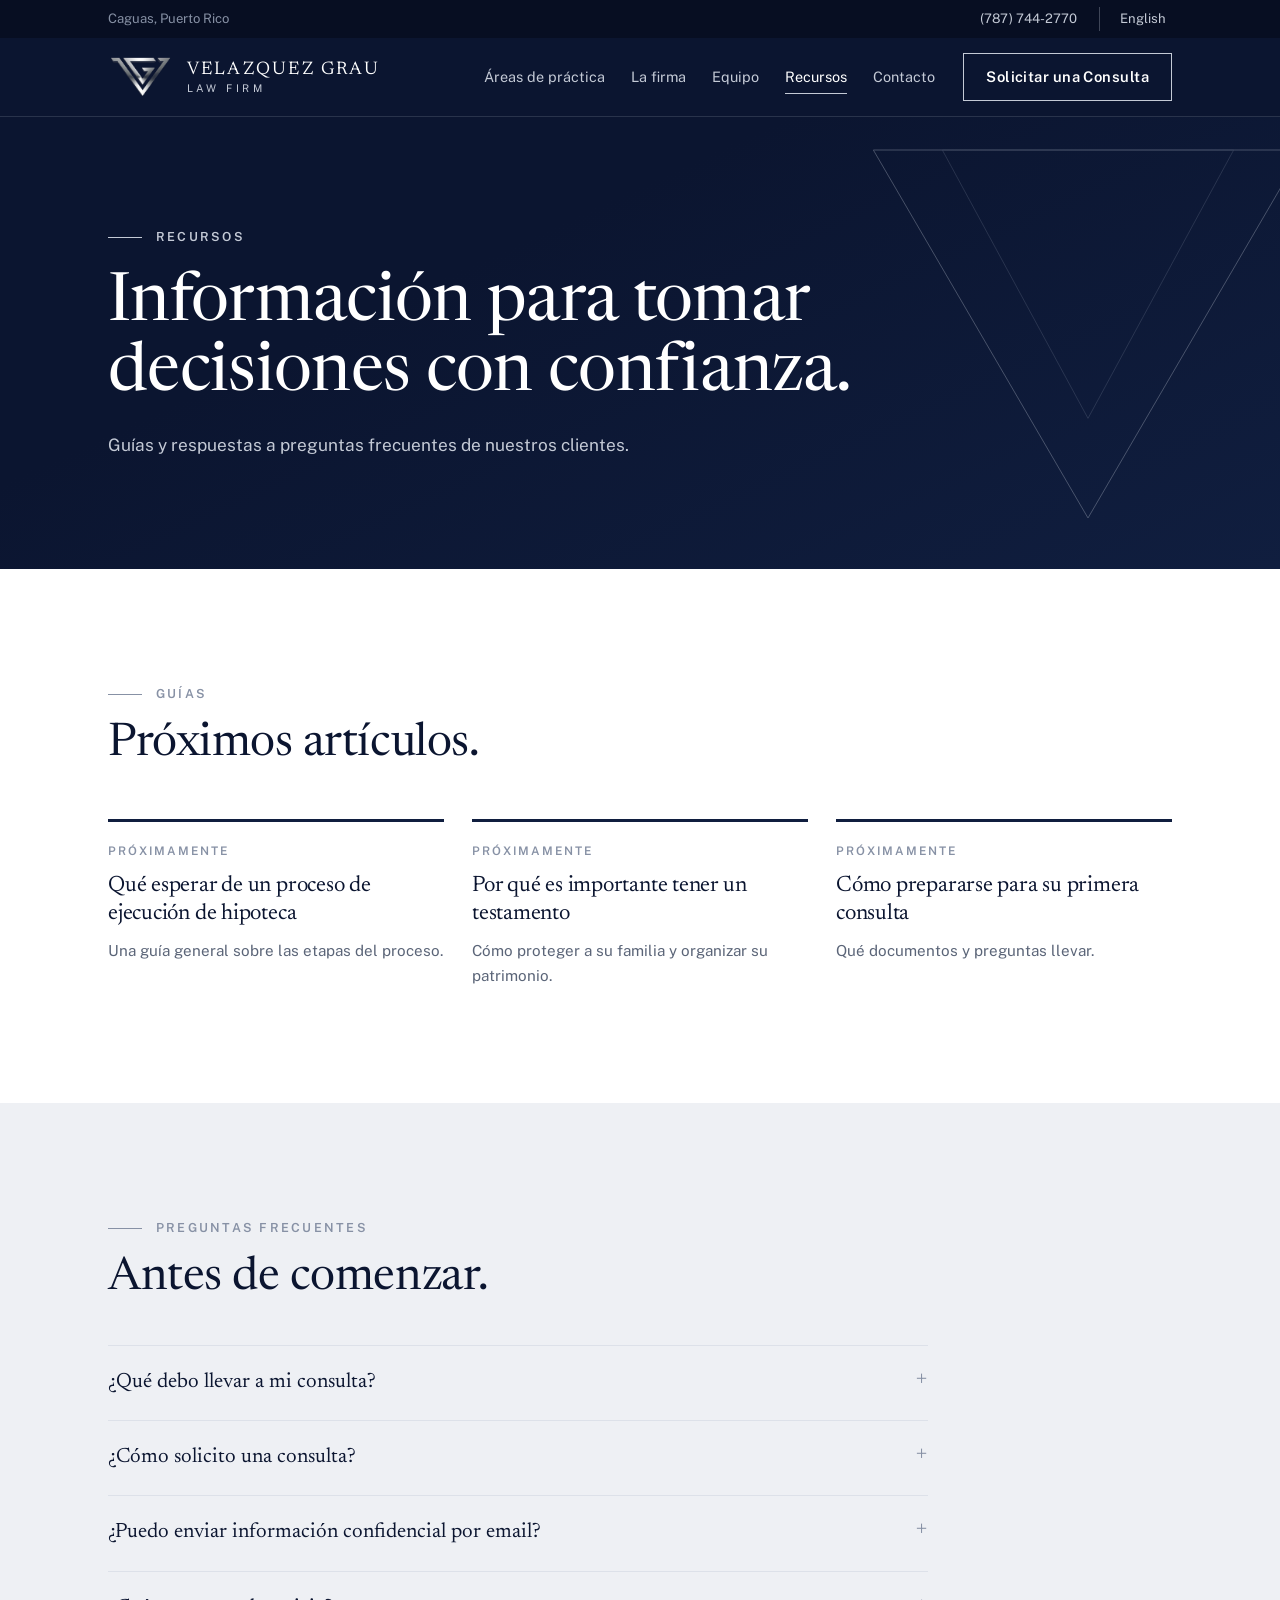
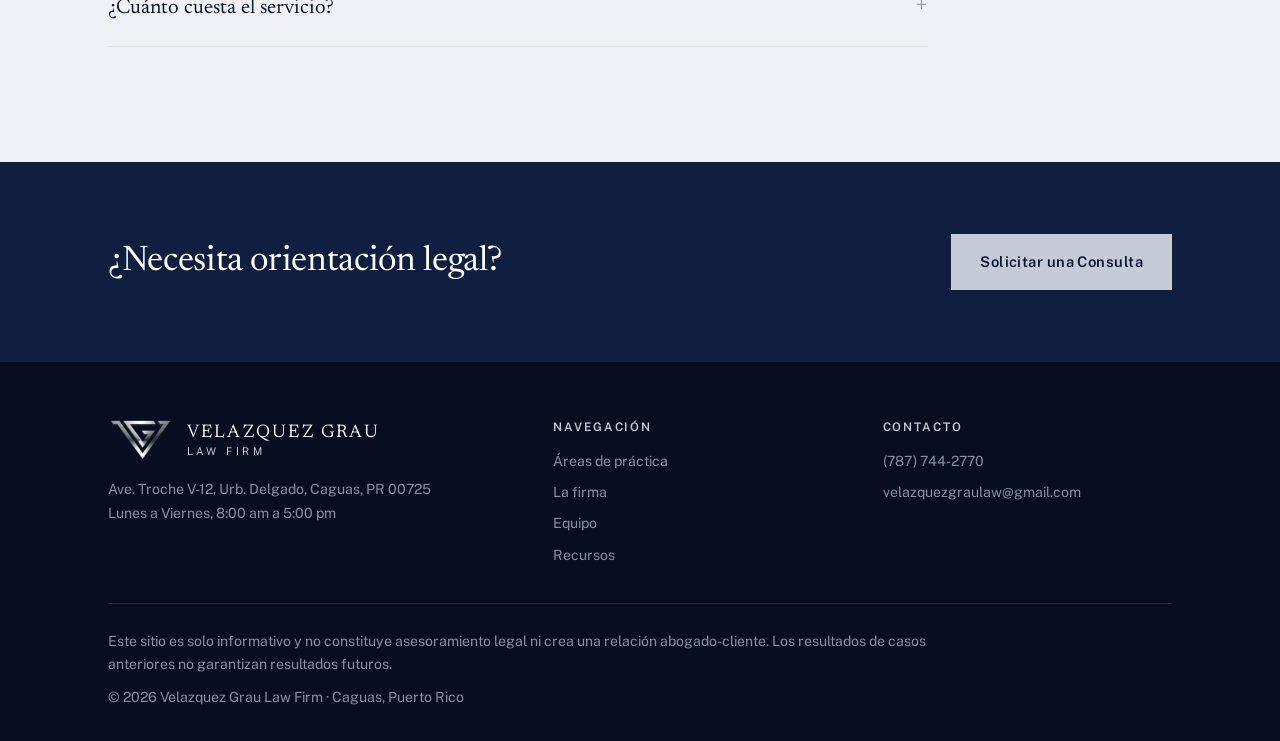
<file: recursos.html>
<!DOCTYPE html>
<html lang="es" data-lang="es">
<head>
<meta charset="utf-8">
<meta name="viewport" content="width=device-width, initial-scale=1">
<title data-es="Recursos | Velazquez Grau Law Firm" data-en="Resources | Velazquez Grau Law Firm">Recursos | Velazquez Grau Law Firm</title>
<meta name="description" content="Guías y preguntas frecuentes sobre servicios legales en Caguas, Puerto Rico.">
<link rel="icon" href="assets/logo.png">
<link rel="preconnect" href="https://fonts.googleapis.com"><link rel="preconnect" href="https://fonts.gstatic.com" crossorigin>
<link href="https://fonts.googleapis.com/css2?family=Newsreader:ital,opsz,wght@0,6..72,400;0,6..72,500;1,6..72,400&family=Public+Sans:wght@400;500;600&display=swap" rel="stylesheet">
<script>document.documentElement.classList.add("js")</script>
<style>
:root{--ink:#0b1530;--deep:#070e22;--navy:#101e3f;--navy2:#1a2a52;--steel:#c4cad6;--grey:#8791a5;--mist:#eef0f4;--text:#1d2740;--muted:#5b6578;--max:1160px;--pad:clamp(20px,5vw,48px);--serif:"Newsreader",Georgia,"Times New Roman",serif;--sans:"Public Sans",system-ui,-apple-system,"Segoe UI",sans-serif}
*{box-sizing:border-box;margin:0}
html{scroll-behavior:smooth;scroll-padding-top:90px}
body{font-family:var(--sans);color:var(--text);background:#fff;line-height:1.65;-webkit-font-smoothing:antialiased}
html[data-lang=es] [lang=en],html[data-lang=en] [lang=es]{display:none}
a{color:inherit}img{max-width:100%;display:block}
.wrap{max-width:var(--max);margin:0 auto;padding:0 var(--pad)}
:focus-visible{outline:3px solid var(--steel);outline-offset:3px}
.skip{position:absolute;left:-999px;top:8px;background:#fff;color:var(--ink);padding:8px 14px;z-index:30}.skip:focus{left:8px}
.kicker{font-size:.78rem;letter-spacing:.18em;text-transform:uppercase;font-weight:600;color:var(--grey);display:flex;align-items:center;gap:14px}
.kicker::before{content:"";width:34px;height:1px;background:currentColor}
h1,h2,h3{font-family:var(--serif);font-weight:400;letter-spacing:-.01em;color:var(--ink)}
h2{font-size:clamp(1.9rem,3.8vw,2.9rem);line-height:1.12;margin-top:14px;max-width:18em}
em{font-style:italic}
.btn{display:inline-block;font:inherit;font-size:.92rem;font-weight:600;letter-spacing:.03em;text-decoration:none;padding:15px 28px;border:1px solid var(--steel);border-radius:0;cursor:pointer;transition:background .25s,color .25s,border-color .25s}
.btn-solid{background:var(--steel);color:var(--ink)}.btn-solid:hover{background:#fff}
.btn-line{color:#fff;background:none}.btn-line:hover{background:rgba(196,202,214,.14)}
.btn-dark{background:var(--navy);border-color:var(--navy);color:#fff}.btn-dark:hover{background:var(--navy2)}
.arrow{font-weight:600;text-decoration:none;border-bottom:1px solid currentColor;padding-bottom:2px}.arrow::after{content:" \2192"}

/* utility bar + header */
.util{background:var(--deep);color:var(--grey);font-size:.82rem}
.util .wrap{display:flex;justify-content:space-between;align-items:center;min-height:38px;gap:16px}
.util a{text-decoration:none;color:var(--steel)}.util a:hover{color:#fff}
.util .r{display:flex;align-items:center;gap:22px}
.lang{background:none;border:0;border-left:1px solid rgba(196,202,214,.3);padding-left:20px;color:var(--steel);font:inherit;cursor:pointer}.lang:hover{color:#fff}
.site-header{background:var(--ink);color:#fff;position:sticky;top:0;z-index:20;border-bottom:1px solid rgba(196,202,214,.16);transition:box-shadow .3s}
.site-header.stuck{box-shadow:0 8px 24px rgba(0,0,0,.35)}
.bar{display:flex;align-items:center;gap:28px;min-height:78px}
.brand{display:flex;align-items:center;gap:14px;text-decoration:none;margin-right:auto}
.brand img{height:44px;width:auto}
.brand span{font-family:var(--serif);font-size:1.3rem;letter-spacing:.12em;text-transform:uppercase;line-height:1.1}
.brand small{display:block;font-family:var(--sans);font-size:.66rem;letter-spacing:.34em;color:var(--steel);margin-top:3px}
nav ul{display:flex;gap:34px;list-style:none;padding:0}
nav a{text-decoration:none;font-size:.9rem;color:var(--steel);padding:8px 0;border-bottom:1px solid transparent;transition:color .2s,border-color .2s}
nav a:hover{color:#fff;border-color:var(--steel)}
.menu-btn{display:none;background:none;border:1px solid rgba(196,202,214,.4);color:#fff;font:inherit;padding:8px 14px;cursor:pointer}
.bar .btn{padding:11px 22px}

/* hero */
.hero{background:linear-gradient(155deg,var(--ink) 35%,var(--navy) 100%);color:#fff;position:relative;overflow:hidden}
.hero .main{position:relative;padding-block:clamp(80px,12vw,150px) clamp(60px,8vw,100px)}
.hero h1{color:#fff;font-size:clamp(2.7rem,7vw,5.6rem);line-height:1.02;max-width:11em;margin-top:26px}
.hero h1 em{color:var(--steel)}
.hero p.sub{margin-top:28px;max-width:34em;font-size:1.12rem;color:var(--steel)}
.cta{display:flex;flex-wrap:wrap;gap:14px;margin-top:40px}
.tri{position:absolute;right:-5%;top:48%;width:min(60vw,660px);transform:translateY(-50%);opacity:.5;pointer-events:none}
.tri polygon{fill:none;stroke:var(--steel);stroke-width:1.2;stroke-dasharray:1;stroke-dashoffset:0}
.tri polygon+polygon{stroke:var(--grey);opacity:.7}
.facts{border-top:1px solid rgba(196,202,214,.22);position:relative}
.facts .wrap{display:grid;grid-template-columns:repeat(3,1fr)}
.facts div{padding:26px 24px 26px 0;display:flex;align-items:baseline;gap:16px}
.facts div+div{padding-left:28px;border-left:1px solid rgba(196,202,214,.22)}
.facts b{font-family:var(--serif);font-weight:400;font-size:2.3rem;color:#fff;line-height:1}
.facts span{font-size:.85rem;color:var(--steel);line-height:1.35}

section{padding-block:clamp(64px,9vw,116px)}
.intro .wrap{display:grid;grid-template-columns:1.2fr 1fr;gap:clamp(28px,6vw,90px);align-items:end}
.intro h2{max-width:14em}
.intro p{color:var(--muted);margin-bottom:22px;font-size:1.05rem}

/* practice areas */
.areas{background:var(--mist)}
.tabwrap{display:grid;grid-template-columns:5fr 7fr;margin-top:52px;background:#fff;box-shadow:0 1px 0 rgba(16,30,63,.08)}
.tabs{display:flex;flex-direction:column}
.tab{display:flex;align-items:baseline;gap:18px;text-align:left;background:none;border:0;border-bottom:1px solid #dde1e9;padding:26px 30px;font-family:var(--serif);font-size:1.45rem;color:var(--ink);cursor:pointer;transition:background .2s,padding .25s,color .2s;position:relative}
.tab b{font-family:var(--sans);font-size:.75rem;letter-spacing:.14em;color:var(--grey);font-weight:600}
.tab:hover{background:var(--mist);padding-left:38px}
.tab[aria-selected=true]{background:var(--navy);color:#fff;padding-left:38px}
.tab[aria-selected=true] b{color:var(--steel)}
.tab[aria-selected=true]::after{content:"";position:absolute;right:-1px;top:0;bottom:0;width:3px;background:var(--steel)}
.panel{background:var(--navy);color:#fff;padding:clamp(30px,5vw,60px);display:flex;flex-direction:column;justify-content:center}
.panel[hidden]{display:none}
.panel .tag{font-size:.75rem;letter-spacing:.16em;text-transform:uppercase;color:var(--grey)}
.panel p{font-family:var(--serif);font-size:clamp(1.25rem,2.2vw,1.65rem);line-height:1.4;margin:14px 0 24px;color:#fff}
.panel ul{list-style:none;padding:0;margin-bottom:34px;color:var(--steel)}
.panel li{padding:11px 0 11px 26px;border-top:1px solid rgba(196,202,214,.2);position:relative}
.panel li::before{content:"";position:absolute;left:0;top:21px;width:12px;height:1px;background:var(--steel)}
.panel:not([hidden]){animation:fade .45s ease}
@keyframes fade{from{opacity:0;transform:translateY(8px)}to{opacity:1;transform:none}}

/* attorney */
.attorney .wrap{display:grid;grid-template-columns:5fr 7fr;gap:clamp(28px,6vw,90px);align-items:center}
.portrait{aspect-ratio:4/5;background:linear-gradient(160deg,var(--navy2),var(--ink));display:grid;place-items:center;position:relative}
.portrait img{width:56%;opacity:.85}
.portrait::after{content:"";position:absolute;inset:14px;border:1px solid rgba(196,202,214,.3)}
.attorney h2{font-size:clamp(1.8rem,3.2vw,2.5rem)}
.attorney p{margin:18px 0;color:var(--muted);max-width:36em}
.ph{background:#fff3c4;padding:0 4px;color:var(--ink)}

/* approach */
.approach{background:var(--ink);color:#fff}
.approach h2{color:#fff}
.steps{list-style:none;padding:0;margin-top:50px;display:grid;grid-template-columns:repeat(3,1fr);gap:clamp(20px,4vw,56px);counter-reset:s}
.steps li{counter-increment:s;border-top:1px solid rgba(196,202,214,.3);padding-top:22px}
.steps li::before{content:"0" counter(s);font-family:var(--serif);font-size:2.4rem;color:var(--grey);line-height:1}
.steps h3{color:#fff;font-size:1.4rem;margin:12px 0 8px}
.steps p{color:var(--steel)}

/* resources */
.cards{display:grid;grid-template-columns:repeat(3,1fr);gap:28px;margin-top:48px}
.card{border-top:3px solid var(--navy);padding-top:20px;transition:transform .25s}
.card:hover{transform:translateY(-4px)}
.card .tag{font-size:.74rem;letter-spacing:.16em;text-transform:uppercase;color:var(--grey);font-weight:600}
.card h3{font-size:1.4rem;line-height:1.25;margin:10px 0}
.card p{color:var(--muted);font-size:.95rem}

/* contact */
.contact{background:var(--navy);color:#fff}
.contact .wrap{display:grid;grid-template-columns:1.1fr 1fr;gap:clamp(30px,6vw,90px)}
.contact h2{color:#fff;max-width:11em}
.contact .kicker{color:var(--steel)}
.contact p.lead{margin:18px 0 32px;color:var(--steel);max-width:30em}
dl{display:grid;gap:0}
dl div{padding:18px 0;border-top:1px solid rgba(196,202,214,.25)}
dt{font-size:.74rem;letter-spacing:.16em;text-transform:uppercase;color:var(--grey)}
dd{font-family:var(--serif);font-size:1.3rem;margin-top:2px}
dd a{text-decoration:none}dd a:hover{border-bottom:1px solid var(--steel)}
.contact .ph{background:rgba(255,243,196,.9)}

footer{background:var(--deep);color:var(--grey);padding-block:56px 32px;font-size:.88rem}
.fgrid{display:grid;grid-template-columns:1.4fr 1fr 1fr;gap:40px;padding-bottom:36px;border-bottom:1px solid rgba(196,202,214,.15)}
footer .brand{margin-bottom:16px}
footer h4{font-size:.74rem;letter-spacing:.16em;text-transform:uppercase;color:var(--steel);margin-bottom:12px;font-weight:600}
footer ul{list-style:none;padding:0;display:grid;gap:8px}
footer a{text-decoration:none}footer a:hover{color:#fff}
.legal{padding-top:26px;display:grid;gap:10px}.legal p{max-width:62em}

.js .rv{opacity:0;transform:translateY(22px);transition:opacity .8s ease,transform .8s ease}
.js .rv.in{opacity:1;transform:none}
@media (prefers-reduced-motion:no-preference){.tri polygon{animation:draw 2.6s ease-out both}.tri polygon+polygon{animation-delay:.5s}@keyframes draw{from{stroke-dashoffset:1}to{stroke-dashoffset:0}}}
@media (prefers-reduced-motion:reduce){.js .rv{opacity:1;transform:none;transition:none}html{scroll-behavior:auto}}
@media (max-width:900px){
 .menu-btn{display:block}.bar .btn{display:none}
 nav{position:absolute;left:0;right:0;top:100%;background:var(--ink);border-bottom:1px solid rgba(196,202,214,.16);display:none}
 .open nav{display:block}nav ul{flex-direction:column;gap:0;padding:8px var(--pad) 18px}nav a{display:block;padding:14px 0;border-bottom:1px solid rgba(196,202,214,.12)}
 .site-header .wrap{position:relative}
 .intro .wrap,.attorney .wrap,.contact .wrap,.tabwrap,.steps,.cards,.fgrid{grid-template-columns:1fr}
 .tabs{flex-direction:row;overflow-x:auto}.tab{white-space:nowrap;padding:20px 22px;font-size:1.15rem;border-bottom:0;border-right:1px solid #dde1e9}
 .tab:hover,.tab[aria-selected=true]{padding-left:22px}.tab[aria-selected=true]::after{right:0;left:0;top:auto;bottom:0;width:auto;height:3px}
 .facts .wrap{grid-template-columns:1fr}.facts div+div{padding-left:0;border-left:0;border-top:1px solid rgba(196,202,214,.22)}
 .tri{opacity:.22;right:-35%}.portrait{max-width:340px}
 .util .hide-sm{display:none}
}
nav a[aria-current]{color:#fff;border-color:var(--steel)}
nav a,.bar .btn,.brand span{white-space:nowrap}
nav ul{gap:26px}.brand span{font-size:1.15rem}
@media (max-width:1040px){
 .menu-btn{display:block}.bar .btn{display:none}
 nav{position:absolute;left:0;right:0;top:100%;background:var(--ink);border-bottom:1px solid rgba(196,202,214,.16);display:none}
 .open nav{display:block}nav ul{flex-direction:column;gap:0;padding:8px var(--pad) 18px}nav a{display:block;padding:14px 0;border-bottom:1px solid rgba(196,202,214,.12)}
 .site-header .wrap{position:relative}
}
.btn-out{color:var(--navy);border-color:var(--navy);background:none}.btn-out:hover{background:var(--navy);color:#fff}
.page-hero{background:linear-gradient(155deg,var(--ink) 35%,var(--navy) 100%);color:#fff;position:relative;overflow:hidden;padding:0}
.page-hero .wrap{padding-block:clamp(60px,9vw,110px);position:relative}
.page-hero h1{color:#fff;font-size:clamp(2.3rem,5.4vw,4.2rem);line-height:1.05;max-width:13em;margin-top:22px}
.page-hero p{margin-top:20px;max-width:36em;color:var(--steel);font-size:1.08rem}
.page-hero .tri{width:min(46vw,460px);opacity:.35;right:-3%}
.chips{display:flex;flex-wrap:wrap;gap:10px;margin-top:32px}
.chips a{border:1px solid rgba(196,202,214,.4);color:var(--steel);text-decoration:none;padding:9px 16px;font-size:.88rem;transition:background .2s,color .2s}
.chips a:hover{background:var(--steel);color:var(--ink)}
.area-block{display:grid;grid-template-columns:4fr 8fr;gap:clamp(24px,6vw,90px);padding-block:clamp(48px,7vw,84px);border-top:1px solid #dde1e9}
.area-block:first-child{border-top:0}
.sticky-l{position:sticky;top:110px;align-self:start}
.num{font-family:var(--serif);color:var(--grey);font-size:1.1rem}
.area-block h2{font-size:clamp(1.7rem,3vw,2.3rem);margin-top:8px}
.area-block .lead{font-family:var(--serif);font-size:clamp(1.25rem,2.2vw,1.55rem);line-height:1.4;color:var(--ink)}
.area-block p+p{margin-top:14px;color:var(--muted)}
.checks{list-style:none;padding:0;margin:26px 0 30px}
.checks li{padding:11px 0 11px 26px;border-top:1px solid #dde1e9;position:relative}
.checks li::before{content:"";position:absolute;left:0;top:22px;width:12px;height:1px;background:var(--navy)}
.band{background:var(--navy);color:#fff;padding-block:clamp(48px,6vw,72px)}
.band .wrap{display:flex;justify-content:space-between;align-items:center;gap:30px;flex-wrap:wrap}
.band h2{color:#fff;margin:0;max-width:16em;font-size:clamp(1.6rem,3vw,2.2rem)}
.faq details{border-top:1px solid #dde1e9;padding:20px 0}.faq details:last-child{border-bottom:1px solid #dde1e9}
.faq summary{font-family:var(--serif);font-size:1.3rem;color:var(--ink);cursor:pointer;list-style:none;display:flex;justify-content:space-between;gap:20px}
.faq summary::-webkit-details-marker{display:none}
.faq summary::after{content:"+";color:var(--grey);font-size:1.6rem;line-height:1}
.faq details[open] summary::after{content:"\2212"}
.faq p{margin-top:12px;color:var(--muted);max-width:44em}
.team{display:grid;grid-template-columns:repeat(2,1fr);gap:28px;margin-top:40px}
.person{border-top:3px solid var(--navy);padding-top:18px}.person h3{font-size:1.4rem;margin-bottom:6px}.person p{color:var(--muted)}
.contact.cl{background:var(--mist);color:var(--text)}.contact.cl h2{color:var(--ink)}.contact.cl p.lead{color:var(--muted)}.contact.cl .kicker{color:var(--grey)}
.cl dl div{border-color:#cfd5df}.cl dd{color:var(--ink)}
.cl dd a{border-bottom:1px solid var(--grey)}
.two{display:grid;grid-template-columns:1.1fr 1fr;gap:clamp(28px,6vw,90px)}
@media (max-width:900px){.area-block,.team,.two{grid-template-columns:1fr}.sticky-l{position:static}.page-hero .tri{opacity:.18;right:-30%}}

</style>
</head>
<body>
<a class="skip" href="#main"><span lang="es">Ir al contenido</span><span lang="en">Skip to content</span></a>
<div class="util"><div class="wrap"><span class="hide-sm">Caguas, Puerto Rico</span><div class="r"><a href="tel:+17877442770">(787) 744-2770</a><button class="lang" id="lang" type="button">English</button></div></div></div>
<header class="site-header" id="top"><div class="wrap bar">
<a class="brand" href="index.html" aria-label="Velazquez Grau Law Firm"><img src="assets/logo.png" alt="" width="65" height="44"><span>Velazquez Grau<small>LAW FIRM</small></span></a>
<nav aria-label="Principal" id="nav"><ul><li><a href="areas.html"><span lang="es">Áreas de práctica</span><span lang="en">Practice areas</span></a></li><li><a href="firma.html"><span lang="es">La firma</span><span lang="en">The firm</span></a></li><li><a href="equipo.html"><span lang="es">Equipo</span><span lang="en">Team</span></a></li><li><a href="recursos.html" aria-current="page"><span lang="es">Recursos</span><span lang="en">Resources</span></a></li><li><a href="contacto.html"><span lang="es">Contacto</span><span lang="en">Contact</span></a></li></ul></nav>
<a class="btn btn-line" href="contacto.html"><span lang="es">Solicitar una Consulta</span><span lang="en">Request a Consultation</span></a>
<button class="menu-btn" id="menu" type="button" aria-expanded="false" aria-controls="nav"><span lang="es">Menú</span><span lang="en">Menu</span></button>
</div></header>
<main id="main">
<section class="page-hero"><svg class="tri" viewBox="0 0 600 520" aria-hidden="true"><polygon points="20,20 580,20 300,500" pathLength="1"/><polygon points="110,20 490,20 300,370" pathLength="1"/></svg><div class="wrap"><div class="kicker" style="color:var(--steel)"><span lang="es">Recursos</span><span lang="en">Resources</span></div><h1><span lang="es">Información para tomar decisiones con confianza.</span><span lang="en">Information to help you decide with confidence.</span></h1><p><span lang="es">Guías y respuestas a preguntas frecuentes de nuestros clientes.</span><span lang="en">Guides and answers to common client questions.</span></p></div></section><section><div class="wrap"><div class="rv"><div class="kicker"><span lang="es">Guías</span><span lang="en">Guides</span></div><h2><span lang="es">Próximos artículos.</span><span lang="en">Upcoming articles.</span></h2></div><div class="cards rv"><article class="card"><div class="tag"><span lang="es">Próximamente</span><span lang="en">Coming soon</span></div><h3><span lang="es">Qué esperar de un proceso de ejecución de hipoteca</span><span lang="en">What to expect in a foreclosure case</span></h3><p><span lang="es">Una guía general sobre las etapas del proceso.</span><span lang="en">A general guide to the stages of the process.</span></p></article><article class="card"><div class="tag"><span lang="es">Próximamente</span><span lang="en">Coming soon</span></div><h3><span lang="es">Por qué es importante tener un testamento</span><span lang="en">Why having a will matters</span></h3><p><span lang="es">Cómo proteger a su familia y organizar su patrimonio.</span><span lang="en">How to protect your family and organize your property.</span></p></article><article class="card"><div class="tag"><span lang="es">Próximamente</span><span lang="en">Coming soon</span></div><h3><span lang="es">Cómo prepararse para su primera consulta</span><span lang="en">How to prepare for your first consultation</span></h3><p><span lang="es">Qué documentos y preguntas llevar.</span><span lang="en">Which documents and questions to bring.</span></p></article></div></div></section>
<section class="areas"><div class="wrap"><div class="rv"><div class="kicker"><span lang="es">Preguntas frecuentes</span><span lang="en">FAQ</span></div><h2><span lang="es">Antes de comenzar.</span><span lang="en">Before you start.</span></h2></div><div class="faq rv" style="margin-top:40px;max-width:820px"><details><summary><span lang="es">¿Qué debo llevar a mi consulta?</span><span lang="en">What should I bring to my consultation?</span></summary><p><span lang="es">Cualquier documento relacionado con su caso: demandas o citaciones recibidas, correspondencia del banco o de la otra parte, contratos e identificación.</span><span lang="en">Any documents related to your case: complaints or summonses you received, correspondence from the bank or the other party, contracts and identification.</span></p></details><details><summary><span lang="es">¿Cómo solicito una consulta?</span><span lang="en">How do I request a consultation?</span></summary><p><span lang="es">Llámenos al (787) 744-2770 o escríbanos por email a velazquezgraulaw@gmail.com.</span><span lang="en">Call us at (787) 744-2770 or email us at velazquezgraulaw@gmail.com.</span></p></details><details><summary><span lang="es">¿Puedo enviar información confidencial por email?</span><span lang="en">Can I send confidential information by email?</span></summary><p><span lang="es">Le recomendamos no incluir detalles confidenciales en el primer mensaje. Los discutiremos con usted durante la consulta.</span><span lang="en">We recommend leaving confidential details out of the first message. We will discuss them with you during the consultation.</span></p></details><details><summary><span lang="es">¿Cuánto cuesta el servicio?</span><span lang="en">How much does the service cost?</span></summary><p><span lang="es">Los honorarios dependen del tipo y el alcance del caso. Se los explicamos durante la consulta.</span><span lang="en">Fees depend on the type and scope of the case. We explain them during the consultation.</span></p></details></div></div></section><section class="band"><div class="wrap"><h2><span lang="es">¿Necesita orientación legal?</span><span lang="en">Need legal guidance?</span></h2><a class="btn btn-solid" href="contacto.html"><span lang="es">Solicitar una Consulta</span><span lang="en">Request a Consultation</span></a></div></section>
</main>
<footer><div class="wrap"><div class="fgrid">
<div><a class="brand" href="index.html" style="color:#fff"><img src="assets/logo.png" alt="" width="65" height="44"><span>Velazquez Grau<small>LAW FIRM</small></span></a><p>Ave. Troche V-12, Urb. Delgado, Caguas, PR 00725</p><p><span lang="es">Lunes a Viernes, 8:00 am a 5:00 pm</span><span lang="en">Monday to Friday, 8:00 am to 5:00 pm</span></p></div>
<div><h4><span lang="es">Navegación</span><span lang="en">Navigation</span></h4><ul><li><a href="areas.html"><span lang="es">Áreas de práctica</span><span lang="en">Practice areas</span></a></li><li><a href="firma.html"><span lang="es">La firma</span><span lang="en">The firm</span></a></li><li><a href="equipo.html"><span lang="es">Equipo</span><span lang="en">Team</span></a></li><li><a href="recursos.html"><span lang="es">Recursos</span><span lang="en">Resources</span></a></li></ul></div>
<div><h4><span lang="es">Contacto</span><span lang="en">Contact</span></h4><ul><li><a href="tel:+17877442770">(787) 744-2770</a></li><li><a href="mailto:velazquezgraulaw@gmail.com?subject=Solicitud%20de%20consulta">velazquezgraulaw@gmail.com</a></li></ul></div>
</div><div class="legal"><p><span lang="es">Este sitio es solo informativo y no constituye asesoramiento legal ni crea una relación abogado-cliente. Los resultados de casos anteriores no garantizan resultados futuros.</span><span lang="en">This site is for information only and is not legal advice, nor does it create an attorney-client relationship. Past results do not guarantee future outcomes.</span></p><p>© <span id="y">2026</span> Velazquez Grau Law Firm · Caguas, Puerto Rico</p></div></div></footer>
<script>
(function(){
 var r=document.documentElement,K="vg-lang",$=function(s,c){return(c||document).querySelector(s)},$$=function(s,c){return[].slice.call((c||document).querySelectorAll(s))};
 function set(l){r.setAttribute("data-lang",l);r.lang=l;var b=$("#lang");b.textContent=l==="es"?"English":"Español";var t=$("title[data-"+l+"]");if(t)document.title=t.getAttribute("data-"+l)}
 var s="es";try{s=localStorage.getItem(K)||"es"}catch(e){}set(s);
 $("#lang").addEventListener("click",function(){var n=r.getAttribute("data-lang")==="es"?"en":"es";set(n);try{localStorage.setItem(K,n)}catch(e){}});
 /* tabs */
 var tabs=$$(".tab");
 function pick(t,f){tabs.forEach(function(x){var on=x===t;x.setAttribute("aria-selected",on);x.tabIndex=on?0:-1;document.getElementById(x.getAttribute("aria-controls")).hidden=!on});if(f)t.focus()}
 tabs.forEach(function(t,i){t.addEventListener("click",function(){pick(t)});t.addEventListener("keydown",function(e){var k=e.key,n=k==="ArrowDown"||k==="ArrowRight"?1:k==="ArrowUp"||k==="ArrowLeft"?-1:0;if(n){e.preventDefault();pick(tabs[(i+n+tabs.length)%tabs.length],1)}})});
 /* mobile menu */
 var h=$(".site-header"),m=$("#menu");
 m.addEventListener("click",function(){var o=h.classList.toggle("open");m.setAttribute("aria-expanded",o)});
 $$("nav a").forEach(function(a){a.addEventListener("click",function(){h.classList.remove("open");m.setAttribute("aria-expanded",false)})});
 /* header shadow */
 addEventListener("scroll",function(){h.classList.toggle("stuck",scrollY>10)},{passive:true});
 /* reveal on scroll */
 var rv=$$(".rv");
 if("IntersectionObserver" in window){var io=new IntersectionObserver(function(es){es.forEach(function(e){if(e.isIntersecting){e.target.classList.add("in");io.unobserve(e.target)}})},{threshold:.12});rv.forEach(function(e){io.observe(e)})}else rv.forEach(function(e){e.classList.add("in")});
 $("#y").textContent=new Date().getFullYear();
})();

</script>
</body>
</html>
</file>
